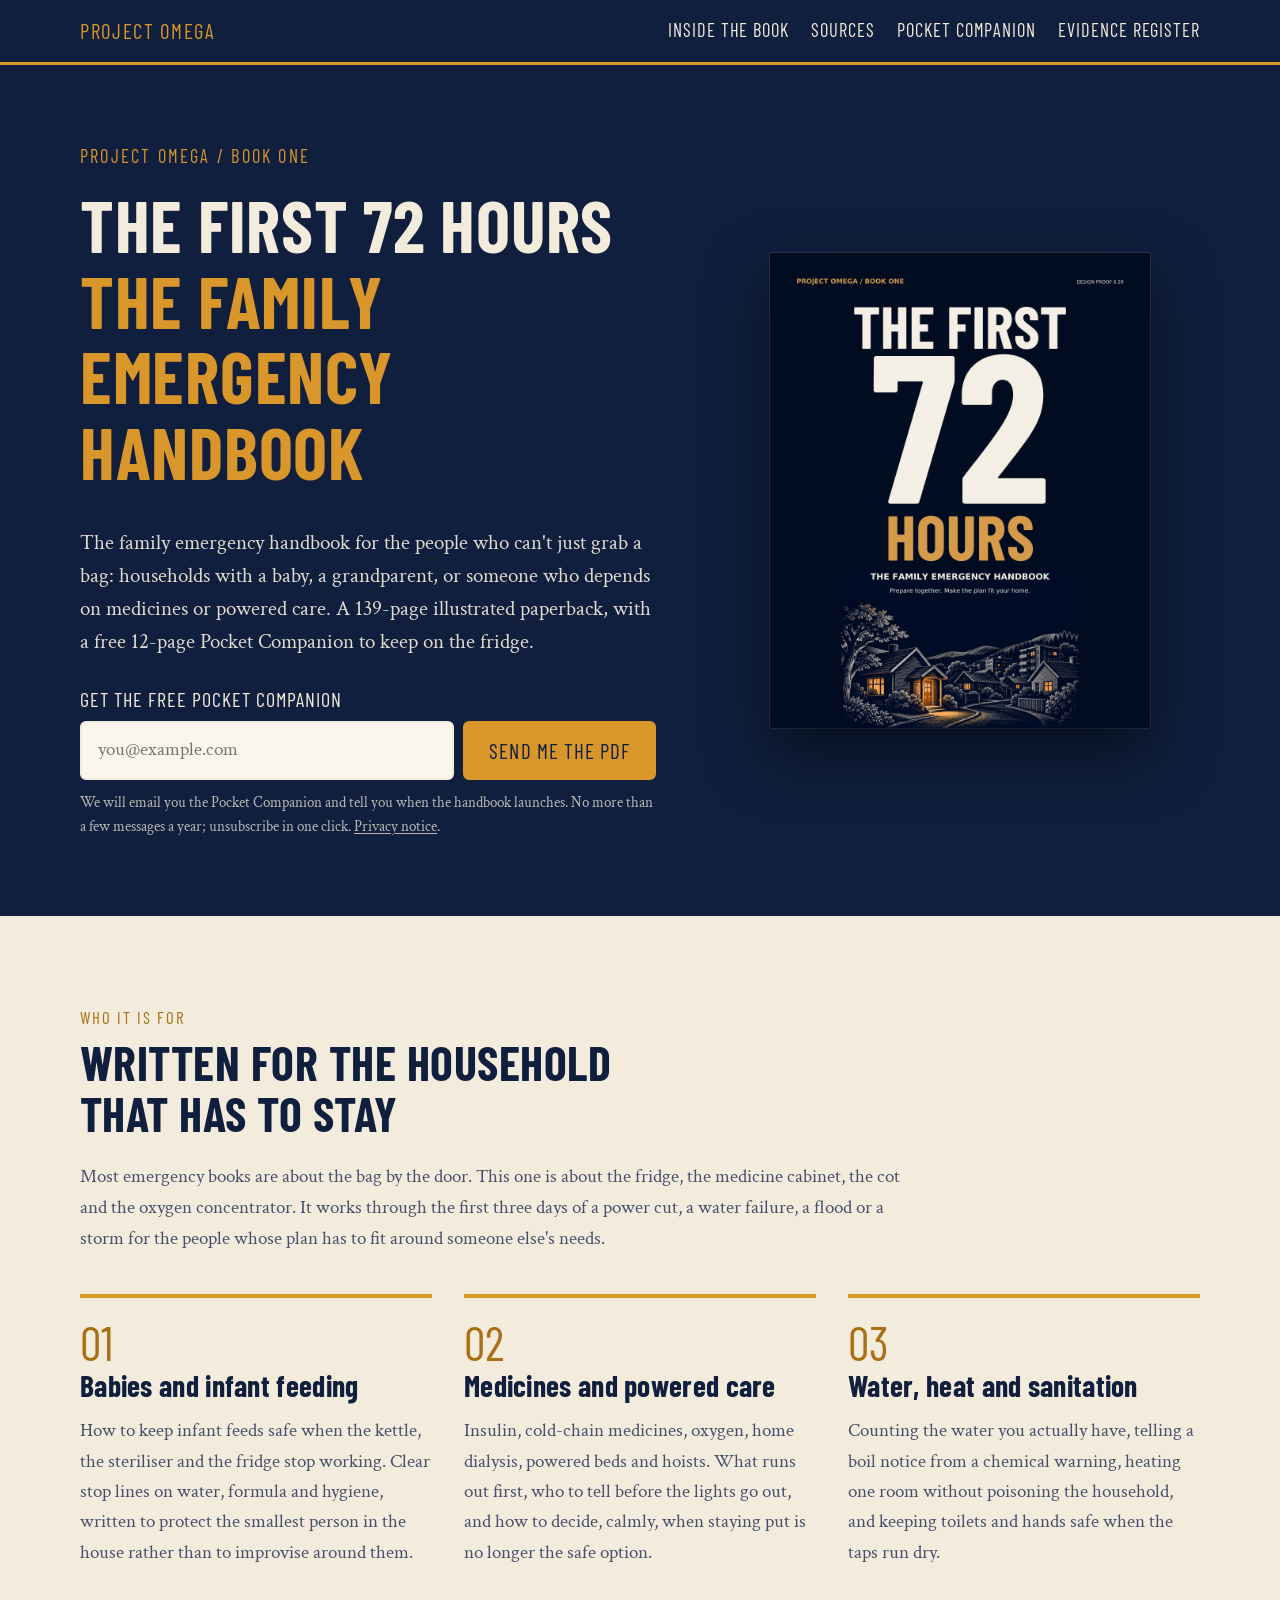
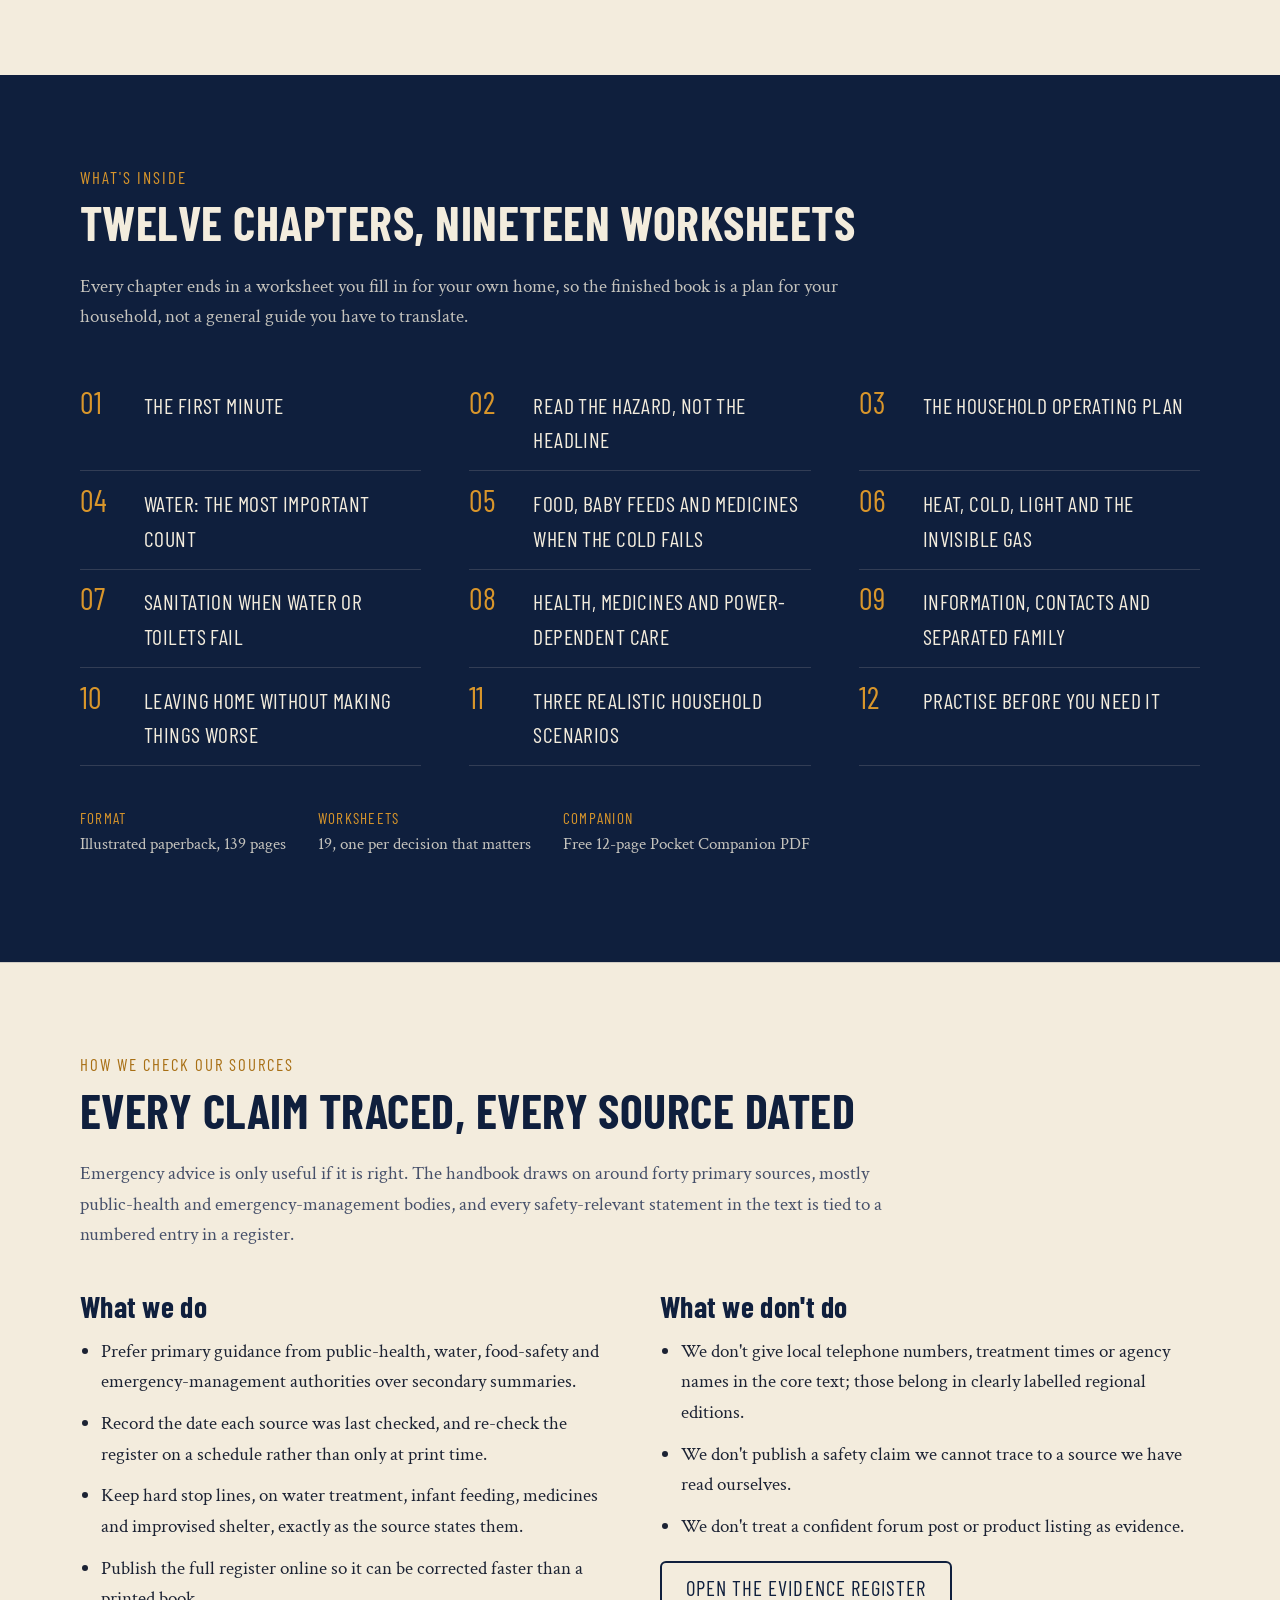
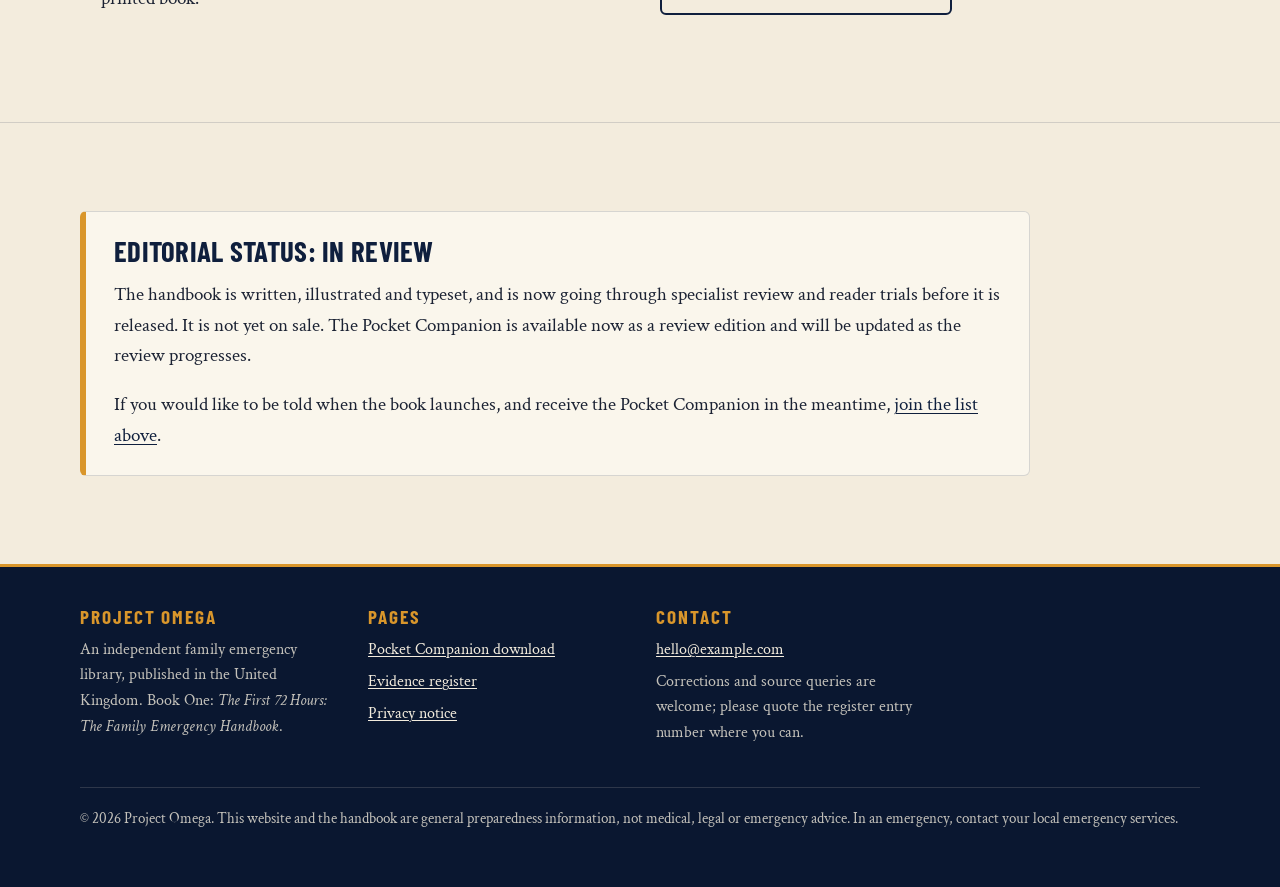
<file: index.html>
<!DOCTYPE html>
<html lang="en-GB">
<head>
  <meta charset="utf-8">
  <meta name="viewport" content="width=device-width, initial-scale=1">
  <title>The First 72 Hours: The Family Emergency Handbook | Project Omega</title>
  <meta name="description" content="The family emergency handbook for the people who can't just grab a bag: households with a baby, a grandparent, or someone who depends on medicines or powered care. Get the free 12-page Pocket Companion.">
  <meta name="theme-color" content="#0f1f3d">
  <meta property="og:title" content="The First 72 Hours: The Family Emergency Handbook">
  <meta property="og:description" content="The family emergency handbook for the people who can't just grab a bag. Free 12-page Pocket Companion.">
  <meta property="og:image" content="assets/cover.png">
  <meta property="og:type" content="book">
  <link rel="preconnect" href="https://fonts.googleapis.com">
  <link rel="preconnect" href="https://fonts.gstatic.com" crossorigin>
  <link rel="stylesheet" href="https://fonts.googleapis.com/css2?family=Barlow+Condensed:wght@700&family=Crimson+Text:ital,wght@0,400;0,600;1,400&display=swap">
  <link rel="stylesheet" href="styles.css">
</head>
<body>
  <a class="skip-link" href="#main">Skip to main content</a>

  <header class="site-header">
    <div class="wrap">
      <a class="brand" href="index.html">Project Omega</a>
      <nav class="site-nav" aria-label="Site">
        <ul>
          <li><a href="#inside">Inside the book</a></li>
          <li><a href="#sources">Sources</a></li>
          <li><a href="pocket.html">Pocket Companion</a></li>
          <li><a href="sources.html">Evidence register</a></li>
        </ul>
      </nav>
    </div>
  </header>

  <main id="main">
    <section class="hero" aria-labelledby="hero-title">
      <div class="wrap">
        <div class="hero-text">
          <p class="kicker">Project Omega / Book One</p>
          <h1 id="hero-title">The First 72 Hours<span class="accent">The Family Emergency Handbook</span></h1>
          <p class="lede">The family emergency handbook for the people who can't just grab a bag: households with a baby, a grandparent, or someone who depends on medicines or powered care. A 139-page illustrated paperback, with a free 12-page Pocket Companion to keep on the fridge.</p>

          <form id="signup-form" class="signup" action="https://buttondown.com/api/emails/embed-subscribe/OMEGA_LIST" method="post" aria-labelledby="signup-label">
            <label id="signup-label" for="signup-email">Get the free Pocket Companion</label>
            <div class="fields">
              <input type="email" id="signup-email" name="email" placeholder="you@example.com" autocomplete="email" inputmode="email" required aria-describedby="signup-fine">
              <input type="hidden" name="tag" value="pocket-companion">
              <input type="hidden" name="metadata__source" value="landing-page">
              <button type="submit" class="btn">Send me the PDF</button>
            </div>
            <p id="signup-fine" class="fine">We will email you the Pocket Companion and tell you when the handbook launches. No more than a few messages a year; unsubscribe in one click. <a href="privacy.html">Privacy notice</a>.</p>
          </form>
        </div>
        <figure class="hero-cover">
          <img src="assets/cover.png" width="960" height="1200" alt="Front cover of The First 72 Hours: a navy background with the title in large cream and amber condensed capitals above an engraved illustration of a neighbourhood at night with lit windows." fetchpriority="high">
        </figure>
      </div>
    </section>

    <section class="section" aria-labelledby="who-title">
      <div class="wrap">
        <div class="section-head">
          <p class="kicker">Who it is for</p>
          <h2 id="who-title">Written for the household that has to stay</h2>
          <p>Most emergency books are about the bag by the door. This one is about the fridge, the medicine cabinet, the cot and the oxygen concentrator. It works through the first three days of a power cut, a water failure, a flood or a storm for the people whose plan has to fit around someone else's needs.</p>
        </div>
        <div class="benefits">
          <article class="benefit">
            <p class="num" aria-hidden="true">01</p>
            <h3>Babies and infant feeding</h3>
            <p>How to keep infant feeds safe when the kettle, the steriliser and the fridge stop working. Clear stop lines on water, formula and hygiene, written to protect the smallest person in the house rather than to improvise around them.</p>
          </article>
          <article class="benefit">
            <p class="num" aria-hidden="true">02</p>
            <h3>Medicines and powered care</h3>
            <p>Insulin, cold-chain medicines, oxygen, home dialysis, powered beds and hoists. What runs out first, who to tell before the lights go out, and how to decide, calmly, when staying put is no longer the safe option.</p>
          </article>
          <article class="benefit">
            <p class="num" aria-hidden="true">03</p>
            <h3>Water, heat and sanitation</h3>
            <p>Counting the water you actually have, telling a boil notice from a chemical warning, heating one room without poisoning the household, and keeping toilets and hands safe when the taps run dry.</p>
          </article>
        </div>
      </div>
    </section>

    <section id="inside" class="section section-dark" aria-labelledby="inside-title">
      <div class="wrap">
        <div class="section-head">
          <p class="kicker">What's inside</p>
          <h2 id="inside-title">Twelve chapters, nineteen worksheets</h2>
          <p>Every chapter ends in a worksheet you fill in for your own home, so the finished book is a plan for your household, not a general guide you have to translate.</p>
        </div>
        <ol class="chapters">
          <li><span class="num" aria-hidden="true">01</span><span class="title">The First Minute</span></li>
          <li><span class="num" aria-hidden="true">02</span><span class="title">Read the Hazard, Not the Headline</span></li>
          <li><span class="num" aria-hidden="true">03</span><span class="title">The Household Operating Plan</span></li>
          <li><span class="num" aria-hidden="true">04</span><span class="title">Water: The Most Important Count</span></li>
          <li><span class="num" aria-hidden="true">05</span><span class="title">Food, Baby Feeds and Medicines When the Cold Fails</span></li>
          <li><span class="num" aria-hidden="true">06</span><span class="title">Heat, Cold, Light and the Invisible Gas</span></li>
          <li><span class="num" aria-hidden="true">07</span><span class="title">Sanitation When Water or Toilets Fail</span></li>
          <li><span class="num" aria-hidden="true">08</span><span class="title">Health, Medicines and Power-Dependent Care</span></li>
          <li><span class="num" aria-hidden="true">09</span><span class="title">Information, Contacts and Separated Family</span></li>
          <li><span class="num" aria-hidden="true">10</span><span class="title">Leaving Home Without Making Things Worse</span></li>
          <li><span class="num" aria-hidden="true">11</span><span class="title">Three Realistic Household Scenarios</span></li>
          <li><span class="num" aria-hidden="true">12</span><span class="title">Practise Before You Need It</span></li>
        </ol>
        <dl class="book-facts">
          <div><dt>Format</dt><dd>Illustrated paperback, 139 pages</dd></div>
          <div><dt>Worksheets</dt><dd>19, one per decision that matters</dd></div>
          <div><dt>Companion</dt><dd>Free 12-page Pocket Companion PDF</dd></div>
        </dl>
      </div>
    </section>

    <section id="sources" class="section" aria-labelledby="sources-title">
      <div class="wrap">
        <div class="section-head">
          <p class="kicker">How we check our sources</p>
          <h2 id="sources-title">Every claim traced, every source dated</h2>
          <p>Emergency advice is only useful if it is right. The handbook draws on around forty primary sources, mostly public-health and emergency-management bodies, and every safety-relevant statement in the text is tied to a numbered entry in a register.</p>
        </div>
        <div class="cols">
          <div>
            <h3>What we do</h3>
            <ul class="check-list">
              <li>Prefer primary guidance from public-health, water, food-safety and emergency-management authorities over secondary summaries.</li>
              <li>Record the date each source was last checked, and re-check the register on a schedule rather than only at print time.</li>
              <li>Keep hard stop lines, on water treatment, infant feeding, medicines and improvised shelter, exactly as the source states them.</li>
              <li>Publish the full register online so it can be corrected faster than a printed book.</li>
            </ul>
          </div>
          <div>
            <h3>What we don't do</h3>
            <ul class="check-list">
              <li>We don't give local telephone numbers, treatment times or agency names in the core text; those belong in clearly labelled regional editions.</li>
              <li>We don't publish a safety claim we cannot trace to a source we have read ourselves.</li>
              <li>We don't treat a confident forum post or product listing as evidence.</li>
            </ul>
            <p><a class="btn btn-outline" href="sources.html">Open the evidence register</a></p>
          </div>
        </div>
      </div>
    </section>

    <section class="section" aria-labelledby="status-title">
      <div class="wrap">
        <aside class="notice">
          <h2 id="status-title">Editorial status: in review</h2>
          <p>The handbook is written, illustrated and typeset, and is now going through specialist review and reader trials before it is released. It is not yet on sale. The Pocket Companion is available now as a review edition and will be updated as the review progresses.</p>
          <p>If you would like to be told when the book launches, and receive the Pocket Companion in the meantime, <a href="#signup-email">join the list above</a>.</p>
        </aside>
      </div>
    </section>
  </main>

  <footer class="site-footer">
    <div class="wrap">
      <div>
        <h2>Project Omega</h2>
        <p>An independent family emergency library, published in the United Kingdom. Book One: <em>The First 72 Hours: The Family Emergency Handbook</em>.</p>
      </div>
      <div>
        <h2>Pages</h2>
        <ul>
          <li><a href="pocket.html">Pocket Companion download</a></li>
          <li><a href="sources.html">Evidence register</a></li>
          <li><a href="privacy.html">Privacy notice</a></li>
        </ul>
      </div>
      <div>
        <h2>Contact</h2>
        <ul>
          <li><a href="mailto:hello@example.com">hello@example.com</a></li>
          <li>Corrections and source queries are welcome; please quote the register entry number where you can.</li>
        </ul>
      </div>
      <p class="legal">&copy; 2026 Project Omega. This website and the handbook are general preparedness information, not medical, legal or emergency advice. In an emergency, contact your local emergency services.</p>
    </div>
  </footer>

  <script src="config.js"></script>
</body>
</html>
</file>
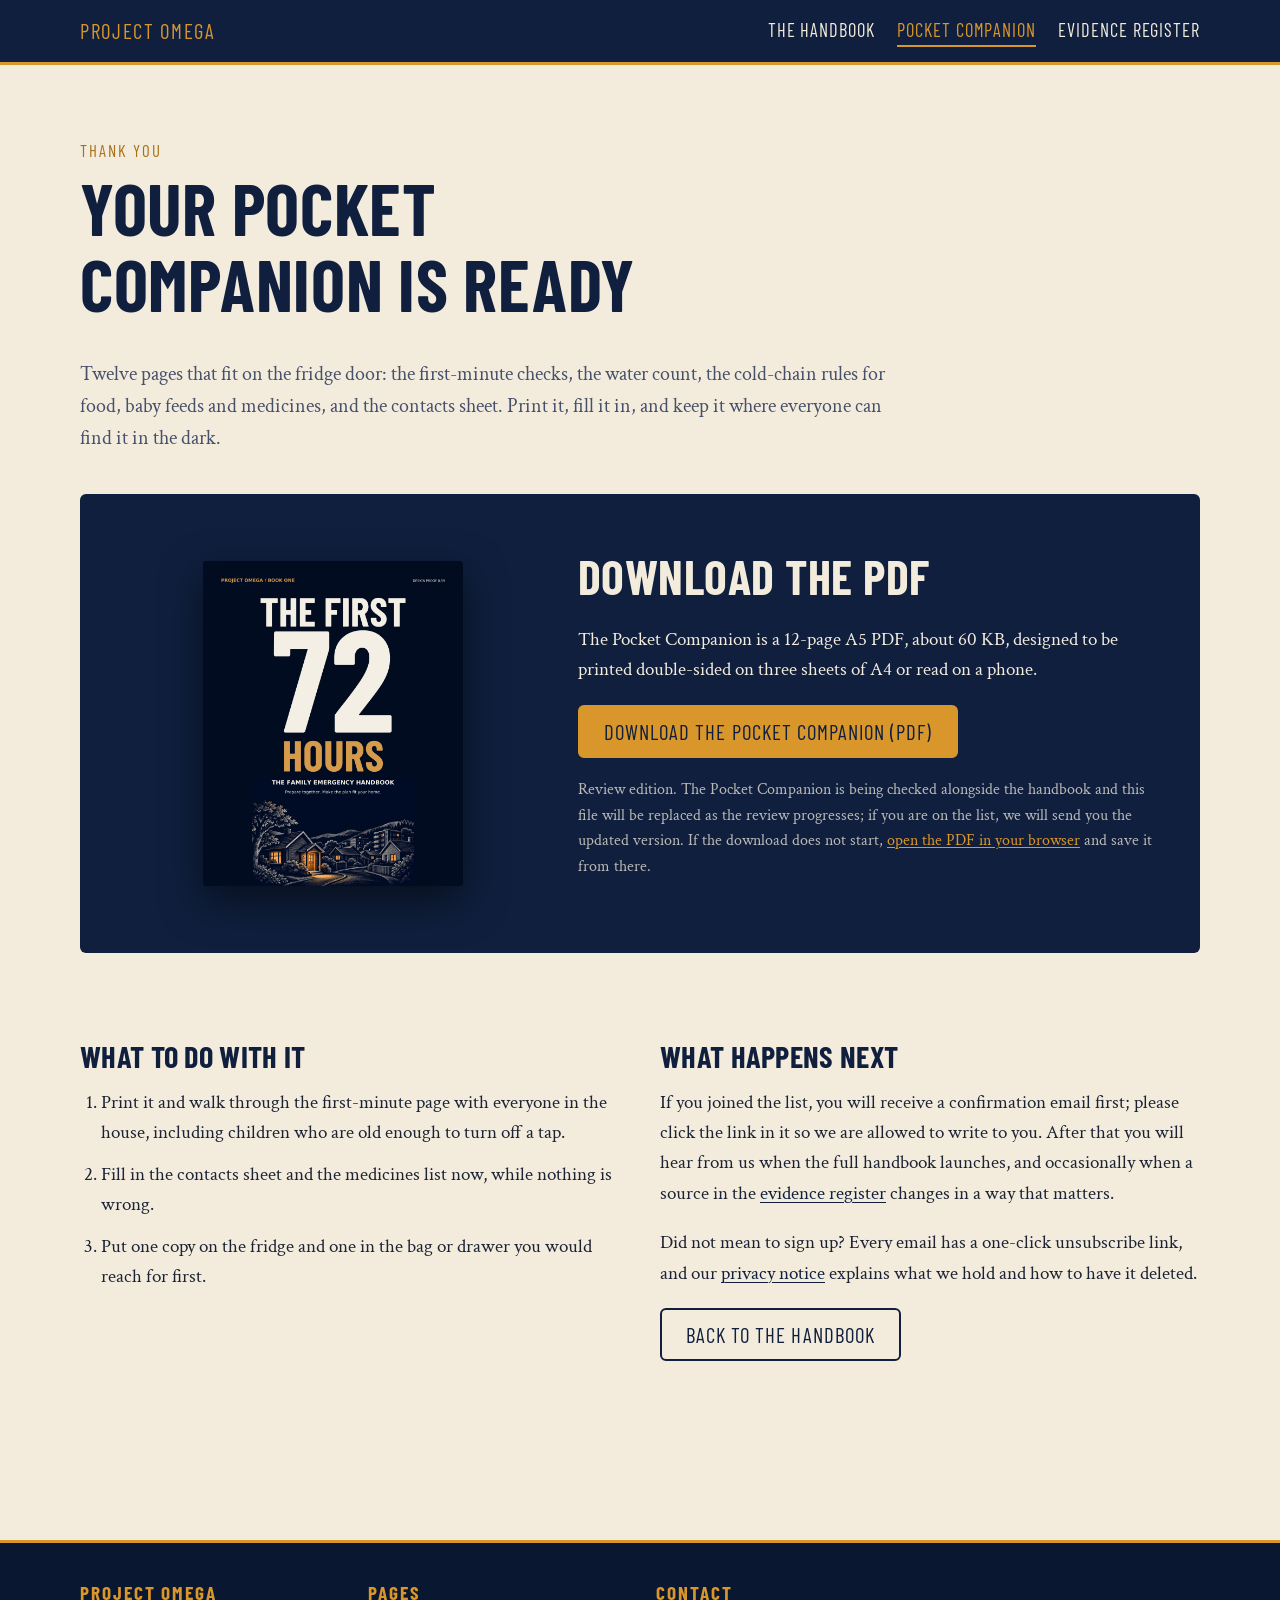
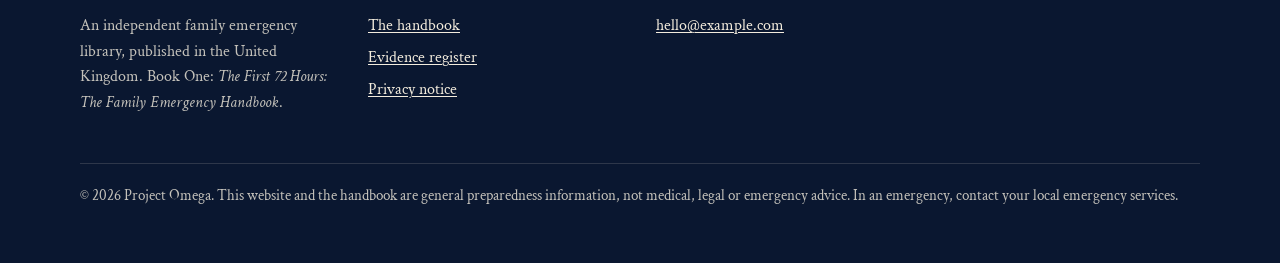
<file: pocket.html>
<!DOCTYPE html>
<html lang="en-GB">
<head>
  <meta charset="utf-8">
  <meta name="viewport" content="width=device-width, initial-scale=1">
  <title>Your Pocket Companion | The First 72 Hours | Project Omega</title>
  <meta name="description" content="Download the free 12-page Pocket Companion to The First 72 Hours: The Family Emergency Handbook.">
  <meta name="robots" content="noindex">
  <meta name="theme-color" content="#0f1f3d">
  <link rel="preconnect" href="https://fonts.googleapis.com">
  <link rel="preconnect" href="https://fonts.gstatic.com" crossorigin>
  <link rel="stylesheet" href="https://fonts.googleapis.com/css2?family=Barlow+Condensed:wght@700&family=Crimson+Text:ital,wght@0,400;0,600;1,400&display=swap">
  <link rel="stylesheet" href="styles.css">
</head>
<body>
  <a class="skip-link" href="#main">Skip to main content</a>

  <header class="site-header">
    <div class="wrap">
      <a class="brand" href="index.html">Project Omega</a>
      <nav class="site-nav" aria-label="Site">
        <ul>
          <li><a href="index.html">The handbook</a></li>
          <li><a href="pocket.html" aria-current="page">Pocket Companion</a></li>
          <li><a href="sources.html">Evidence register</a></li>
        </ul>
      </nav>
    </div>
  </header>

  <main id="main" class="page">
    <div class="wrap">
      <div class="page-head">
        <p class="kicker">Thank you</p>
        <h1>Your Pocket Companion is ready</h1>
        <p class="lede">Twelve pages that fit on the fridge door: the first-minute checks, the water count, the cold-chain rules for food, baby feeds and medicines, and the contacts sheet. Print it, fill it in, and keep it where everyone can find it in the dark.</p>
      </div>

      <section class="download-card" aria-labelledby="download-title">
        <figure class="cover-thumb">
          <img src="assets/cover.png" width="960" height="1200" alt="Front cover of The First 72 Hours, the handbook the Pocket Companion accompanies.">
        </figure>
        <div>
          <h2 id="download-title">Download the PDF</h2>
          <p>The Pocket Companion is a 12-page A5 PDF, about 60 KB, designed to be printed double-sided on three sheets of A4 or read on a phone.</p>
          <p><a class="btn" href="downloads/Omega-Pocket-Companion.pdf" download>Download the Pocket Companion (PDF)</a></p>
          <p class="meta">Review edition. The Pocket Companion is being checked alongside the handbook and this file will be replaced as the review progresses; if you are on the list, we will send you the updated version. If the download does not start, <a href="downloads/Omega-Pocket-Companion.pdf">open the PDF in your browser</a> and save it from there.</p>
        </div>
      </section>

      <section class="section" aria-labelledby="next-title">
        <div class="cols">
          <div>
            <h2 id="next-title" class="h-small">What to do with it</h2>
            <ol class="check-list">
              <li>Print it and walk through the first-minute page with everyone in the house, including children who are old enough to turn off a tap.</li>
              <li>Fill in the contacts sheet and the medicines list now, while nothing is wrong.</li>
              <li>Put one copy on the fridge and one in the bag or drawer you would reach for first.</li>
            </ol>
          </div>
          <div>
            <h2 class="h-small">What happens next</h2>
            <p>If you joined the list, you will receive a confirmation email first; please click the link in it so we are allowed to write to you. After that you will hear from us when the full handbook launches, and occasionally when a source in the <a href="sources.html">evidence register</a> changes in a way that matters.</p>
            <p>Did not mean to sign up? Every email has a one-click unsubscribe link, and our <a href="privacy.html">privacy notice</a> explains what we hold and how to have it deleted.</p>
            <p><a class="btn btn-outline" href="index.html">Back to the handbook</a></p>
          </div>
        </div>
      </section>
    </div>
  </main>

  <footer class="site-footer">
    <div class="wrap">
      <div>
        <h2>Project Omega</h2>
        <p>An independent family emergency library, published in the United Kingdom. Book One: <em>The First 72 Hours: The Family Emergency Handbook</em>.</p>
      </div>
      <div>
        <h2>Pages</h2>
        <ul>
          <li><a href="index.html">The handbook</a></li>
          <li><a href="sources.html">Evidence register</a></li>
          <li><a href="privacy.html">Privacy notice</a></li>
        </ul>
      </div>
      <div>
        <h2>Contact</h2>
        <ul>
          <li><a href="mailto:hello@example.com">hello@example.com</a></li>
        </ul>
      </div>
      <p class="legal">&copy; 2026 Project Omega. This website and the handbook are general preparedness information, not medical, legal or emergency advice. In an emergency, contact your local emergency services.</p>
    </div>
  </footer>
</body>
</html>
</file>
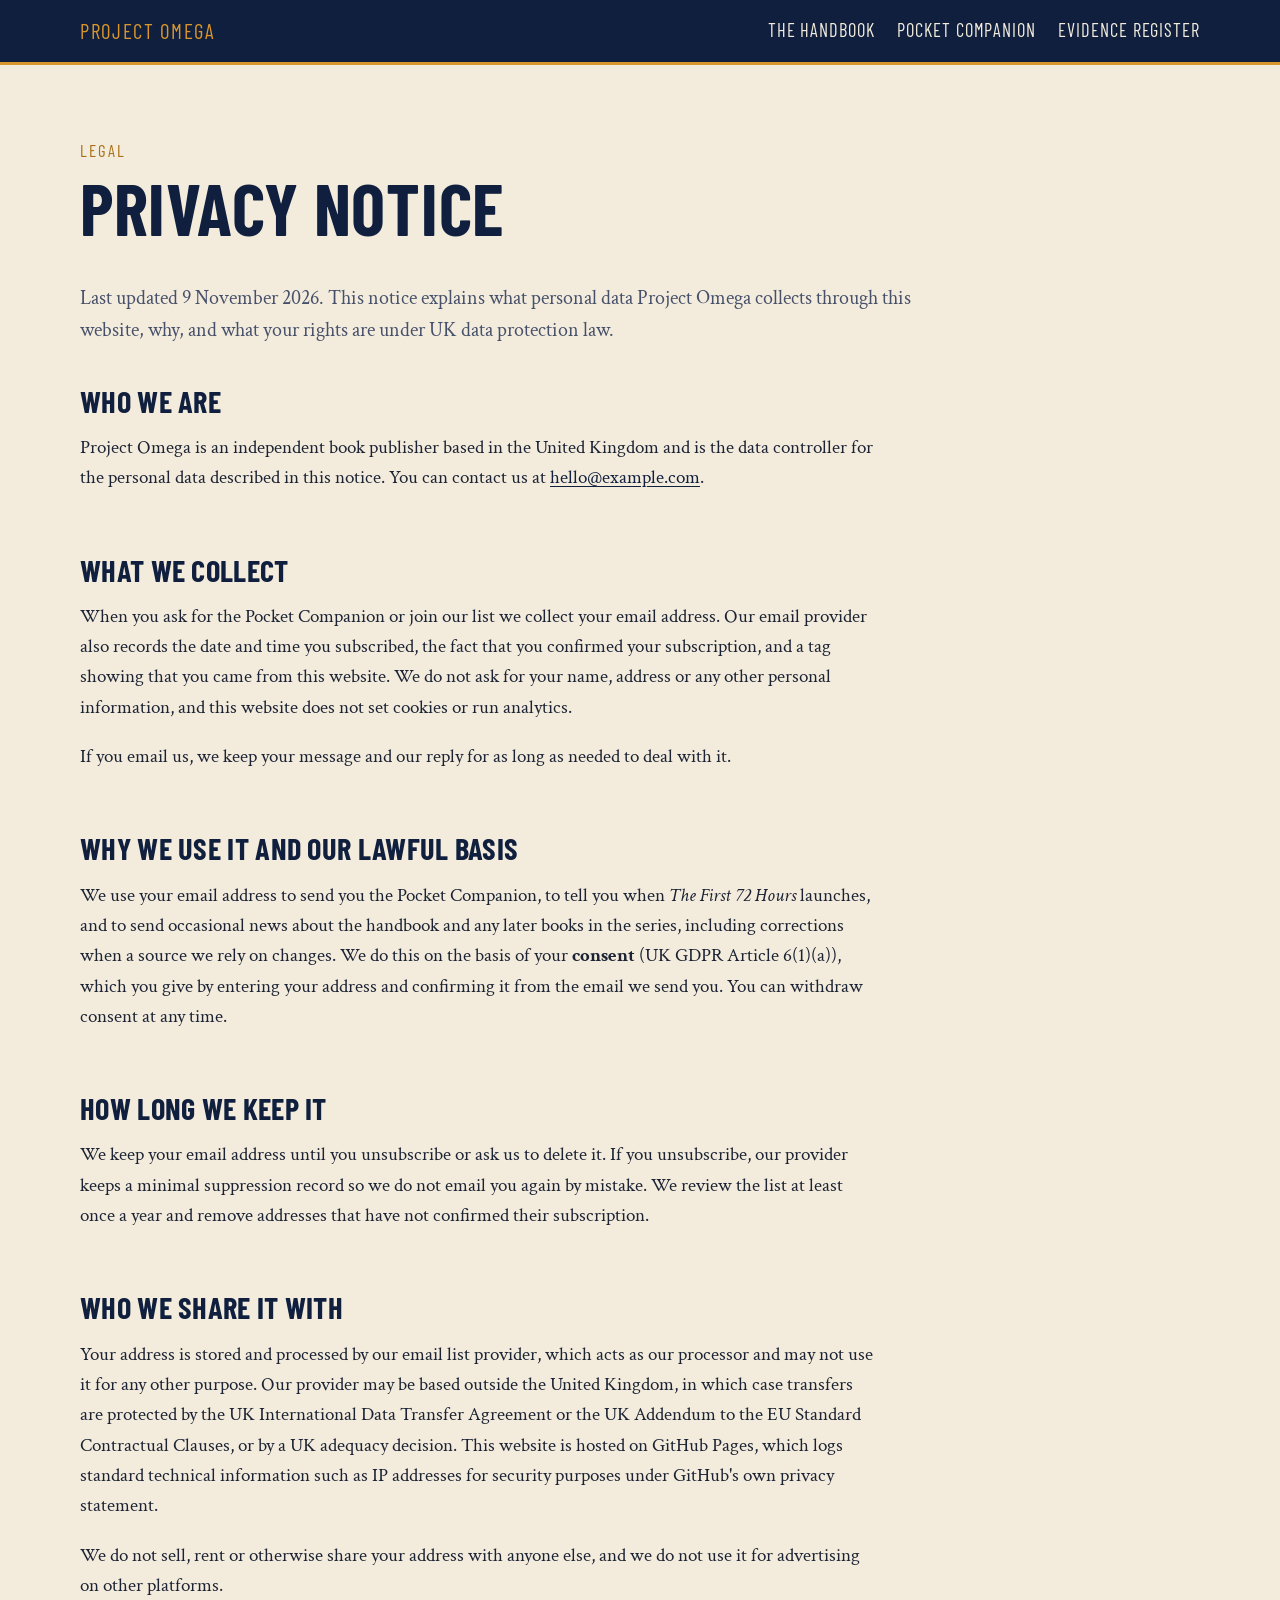
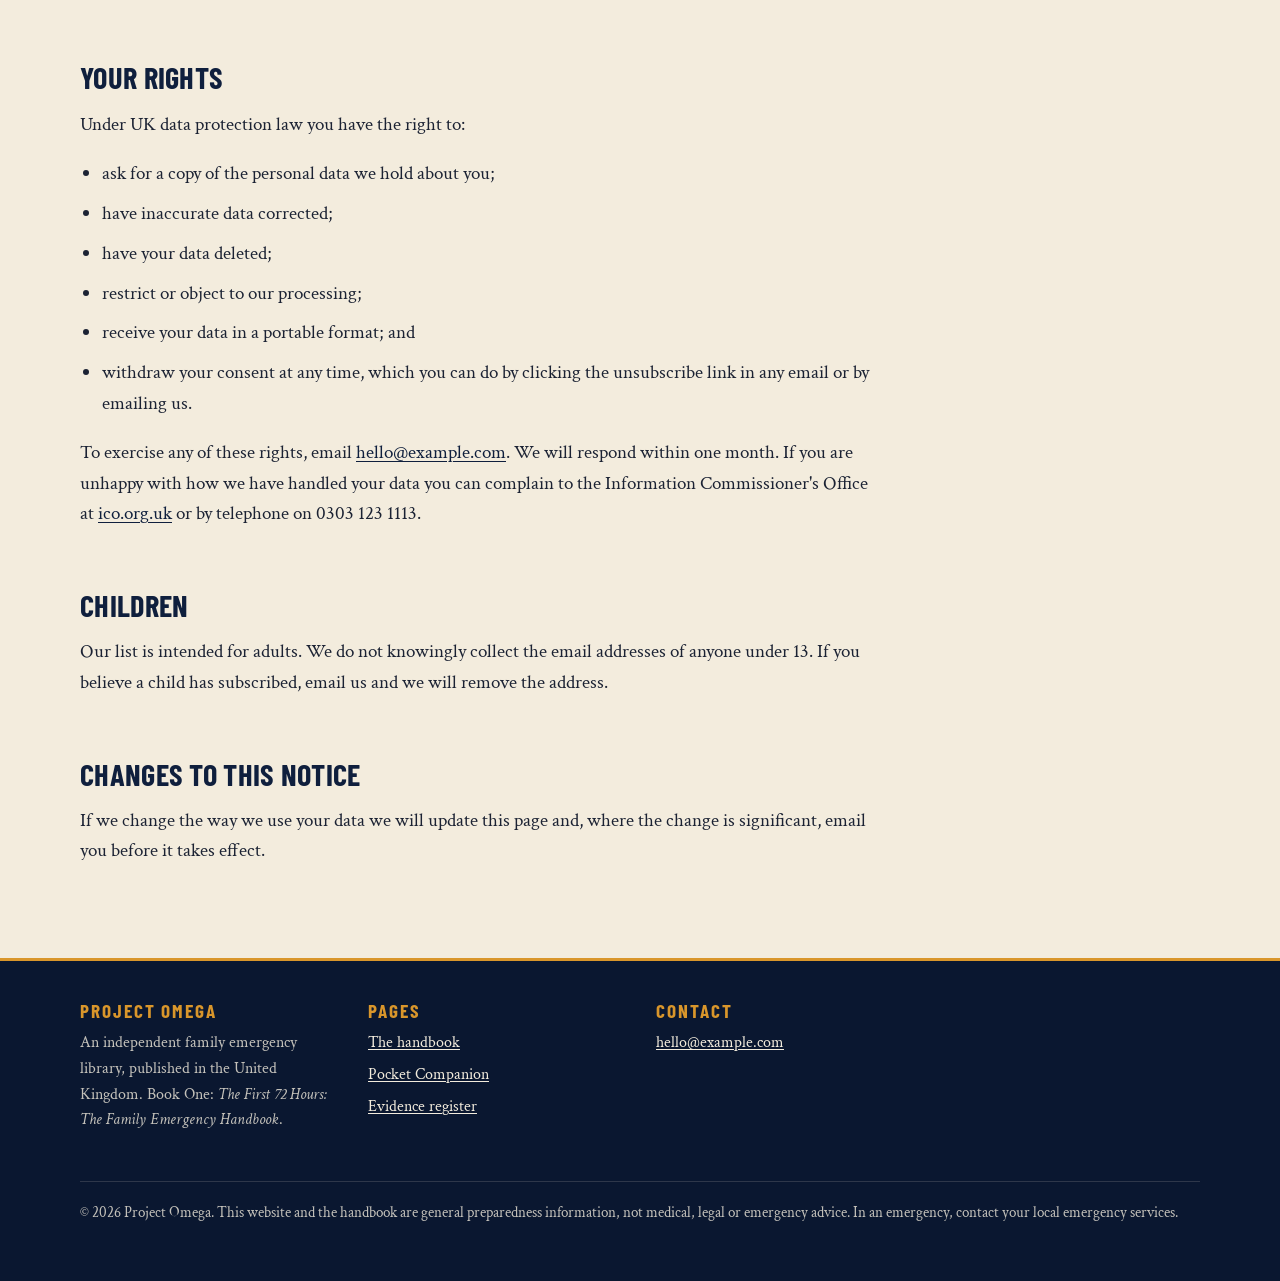
<file: privacy.html>
<!DOCTYPE html>
<html lang="en-GB">
<head>
  <meta charset="utf-8">
  <meta name="viewport" content="width=device-width, initial-scale=1">
  <title>Privacy notice | Project Omega</title>
  <meta name="description" content="How Project Omega handles the email addresses of people who join the list for The First 72 Hours and the Pocket Companion.">
  <meta name="theme-color" content="#0f1f3d">
  <link rel="preconnect" href="https://fonts.googleapis.com">
  <link rel="preconnect" href="https://fonts.gstatic.com" crossorigin>
  <link rel="stylesheet" href="https://fonts.googleapis.com/css2?family=Barlow+Condensed:wght@700&family=Crimson+Text:ital,wght@0,400;0,600;1,400&display=swap">
  <link rel="stylesheet" href="styles.css">
</head>
<body>
  <a class="skip-link" href="#main">Skip to main content</a>

  <header class="site-header">
    <div class="wrap">
      <a class="brand" href="index.html">Project Omega</a>
      <nav class="site-nav" aria-label="Site">
        <ul>
          <li><a href="index.html">The handbook</a></li>
          <li><a href="pocket.html">Pocket Companion</a></li>
          <li><a href="sources.html">Evidence register</a></li>
        </ul>
      </nav>
    </div>
  </header>

  <main id="main" class="page">
    <div class="wrap">
      <div class="page-head">
        <p class="kicker">Legal</p>
        <h1>Privacy notice</h1>
        <p class="lede">Last updated 9 November 2026. This notice explains what personal data Project Omega collects through this website, why, and what your rights are under UK data protection law.</p>
      </div>

      <div class="prose">
        <h2>Who we are</h2>
        <p>Project Omega is an independent book publisher based in the United Kingdom and is the data controller for the personal data described in this notice. You can contact us at <a href="mailto:hello@example.com">hello@example.com</a>.</p>

        <h2>What we collect</h2>
        <p>When you ask for the Pocket Companion or join our list we collect your email address. Our email provider also records the date and time you subscribed, the fact that you confirmed your subscription, and a tag showing that you came from this website. We do not ask for your name, address or any other personal information, and this website does not set cookies or run analytics.</p>
        <p>If you email us, we keep your message and our reply for as long as needed to deal with it.</p>

        <h2>Why we use it and our lawful basis</h2>
        <p>We use your email address to send you the Pocket Companion, to tell you when <em>The First 72 Hours</em> launches, and to send occasional news about the handbook and any later books in the series, including corrections when a source we rely on changes. We do this on the basis of your <strong>consent</strong> (UK GDPR Article 6(1)(a)), which you give by entering your address and confirming it from the email we send you. You can withdraw consent at any time.</p>

        <h2>How long we keep it</h2>
        <p>We keep your email address until you unsubscribe or ask us to delete it. If you unsubscribe, our provider keeps a minimal suppression record so we do not email you again by mistake. We review the list at least once a year and remove addresses that have not confirmed their subscription.</p>

        <h2>Who we share it with</h2>
        <p>Your address is stored and processed by our email list provider, which acts as our processor and may not use it for any other purpose. Our provider may be based outside the United Kingdom, in which case transfers are protected by the UK International Data Transfer Agreement or the UK Addendum to the EU Standard Contractual Clauses, or by a UK adequacy decision. This website is hosted on GitHub Pages, which logs standard technical information such as IP addresses for security purposes under GitHub's own privacy statement.</p>
        <p>We do not sell, rent or otherwise share your address with anyone else, and we do not use it for advertising on other platforms.</p>

        <h2>Your rights</h2>
        <p>Under UK data protection law you have the right to:</p>
        <ul>
          <li>ask for a copy of the personal data we hold about you;</li>
          <li>have inaccurate data corrected;</li>
          <li>have your data deleted;</li>
          <li>restrict or object to our processing;</li>
          <li>receive your data in a portable format; and</li>
          <li>withdraw your consent at any time, which you can do by clicking the unsubscribe link in any email or by emailing us.</li>
        </ul>
        <p>To exercise any of these rights, email <a href="mailto:hello@example.com">hello@example.com</a>. We will respond within one month. If you are unhappy with how we have handled your data you can complain to the Information Commissioner's Office at <a href="https://ico.org.uk/make-a-complaint/" rel="noopener">ico.org.uk</a> or by telephone on 0303 123 1113.</p>

        <h2>Children</h2>
        <p>Our list is intended for adults. We do not knowingly collect the email addresses of anyone under 13. If you believe a child has subscribed, email us and we will remove the address.</p>

        <h2>Changes to this notice</h2>
        <p>If we change the way we use your data we will update this page and, where the change is significant, email you before it takes effect.</p>
      </div>
    </div>
  </main>

  <footer class="site-footer">
    <div class="wrap">
      <div>
        <h2>Project Omega</h2>
        <p>An independent family emergency library, published in the United Kingdom. Book One: <em>The First 72 Hours: The Family Emergency Handbook</em>.</p>
      </div>
      <div>
        <h2>Pages</h2>
        <ul>
          <li><a href="index.html">The handbook</a></li>
          <li><a href="pocket.html">Pocket Companion</a></li>
          <li><a href="sources.html">Evidence register</a></li>
        </ul>
      </div>
      <div>
        <h2>Contact</h2>
        <ul>
          <li><a href="mailto:hello@example.com">hello@example.com</a></li>
        </ul>
      </div>
      <p class="legal">&copy; 2026 Project Omega. This website and the handbook are general preparedness information, not medical, legal or emergency advice. In an emergency, contact your local emergency services.</p>
    </div>
  </footer>
</body>
</html>
</file>
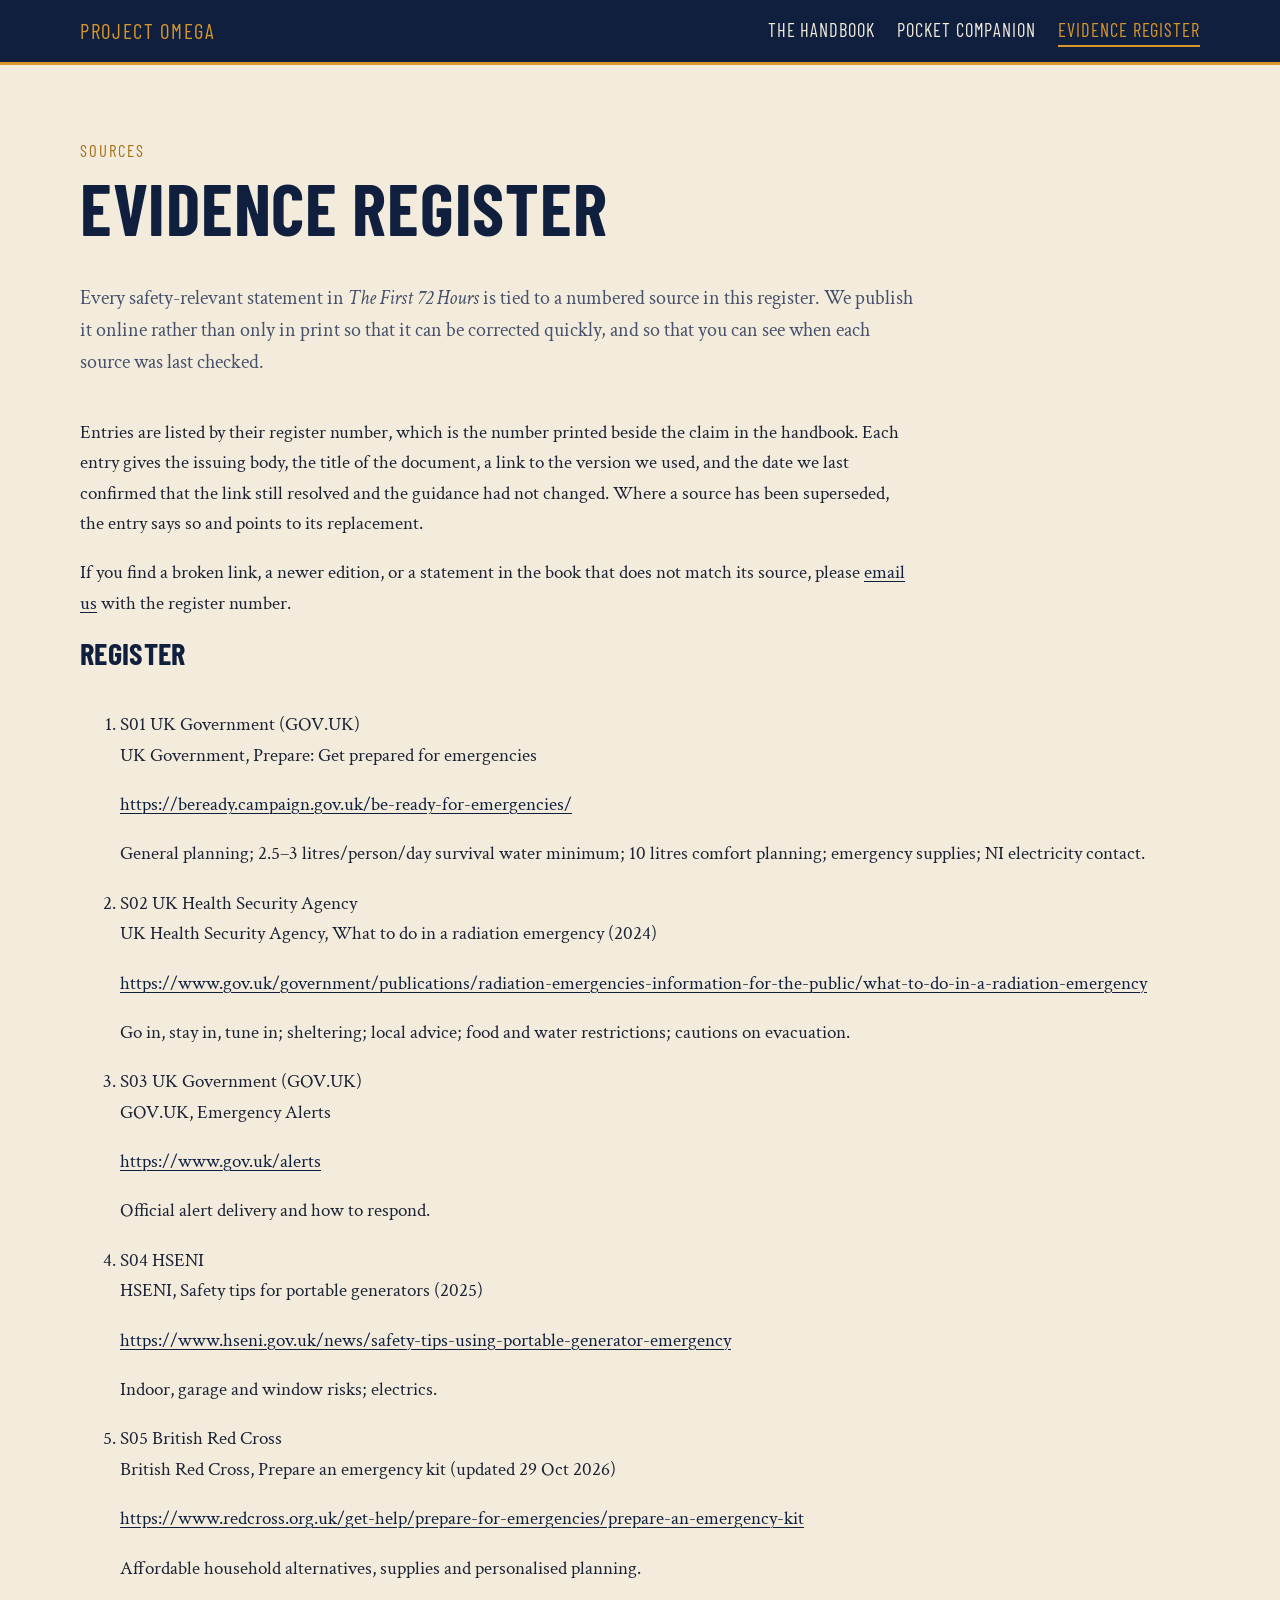
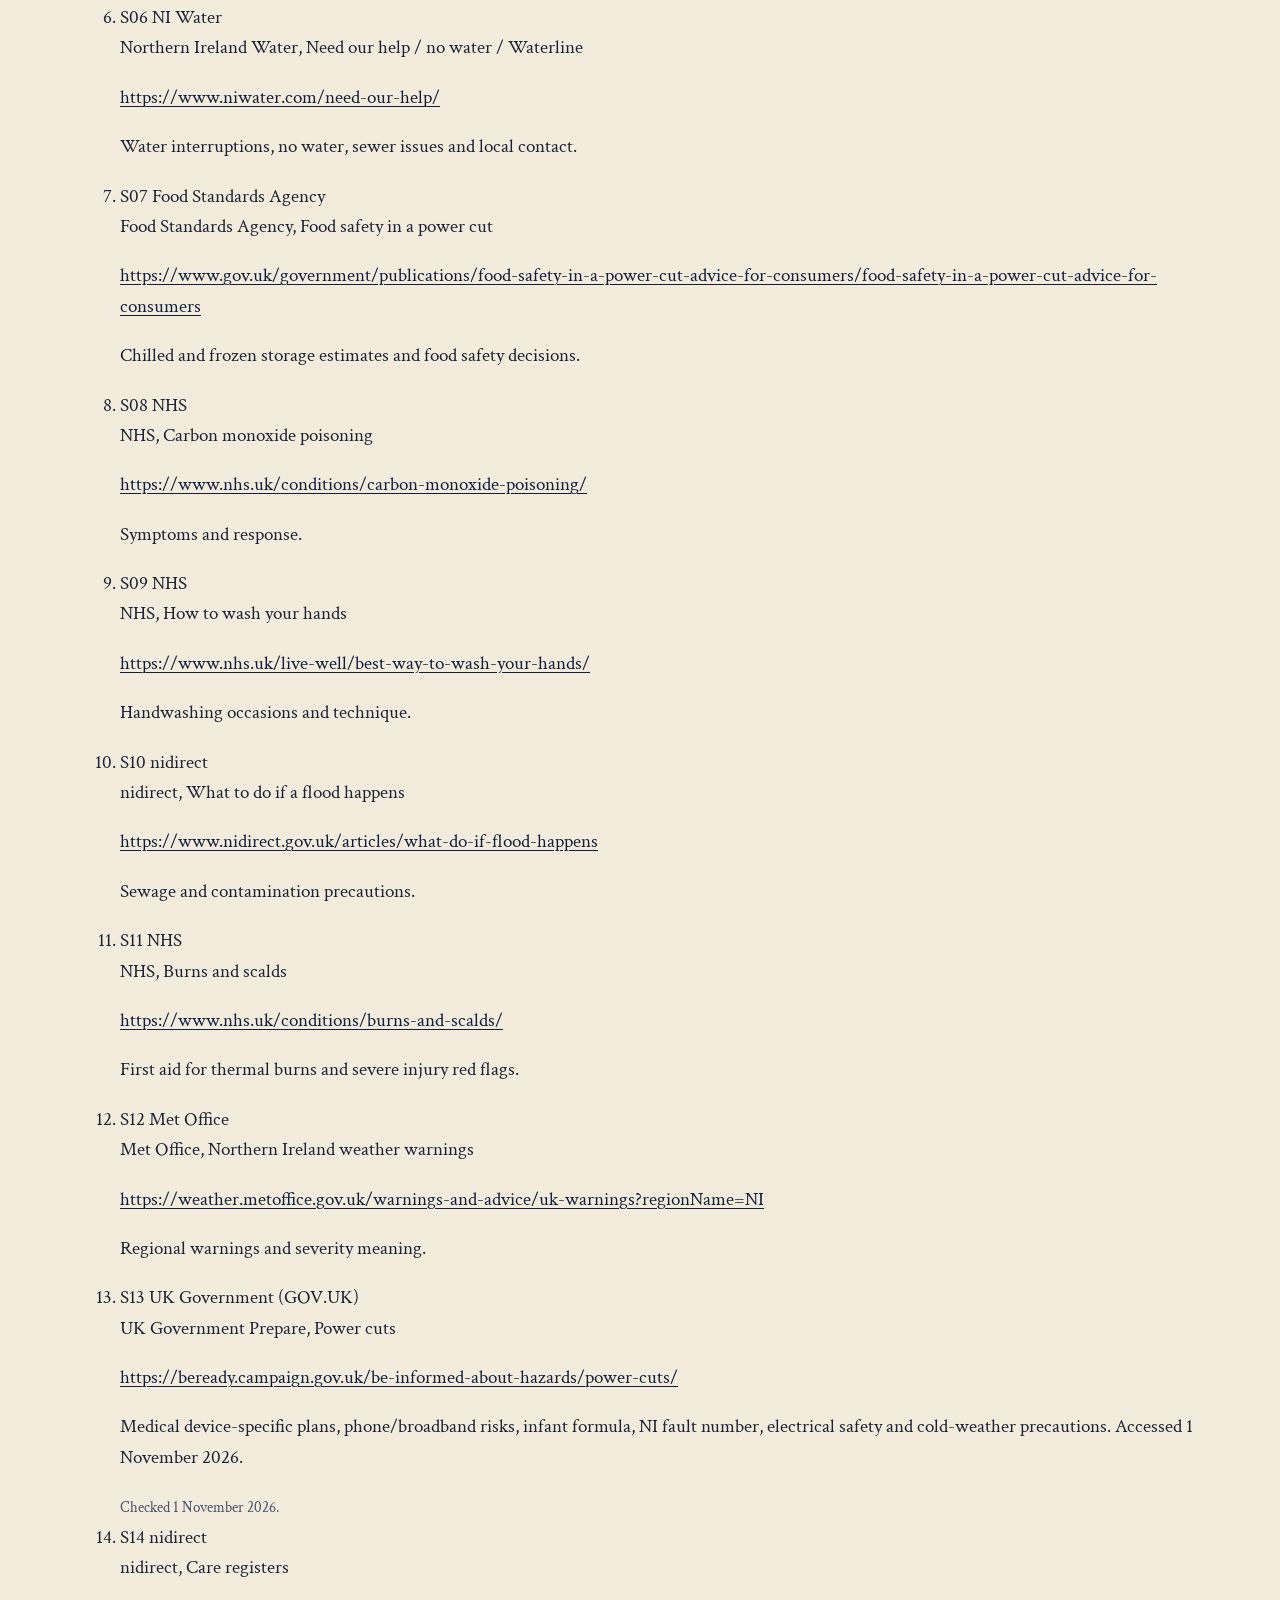
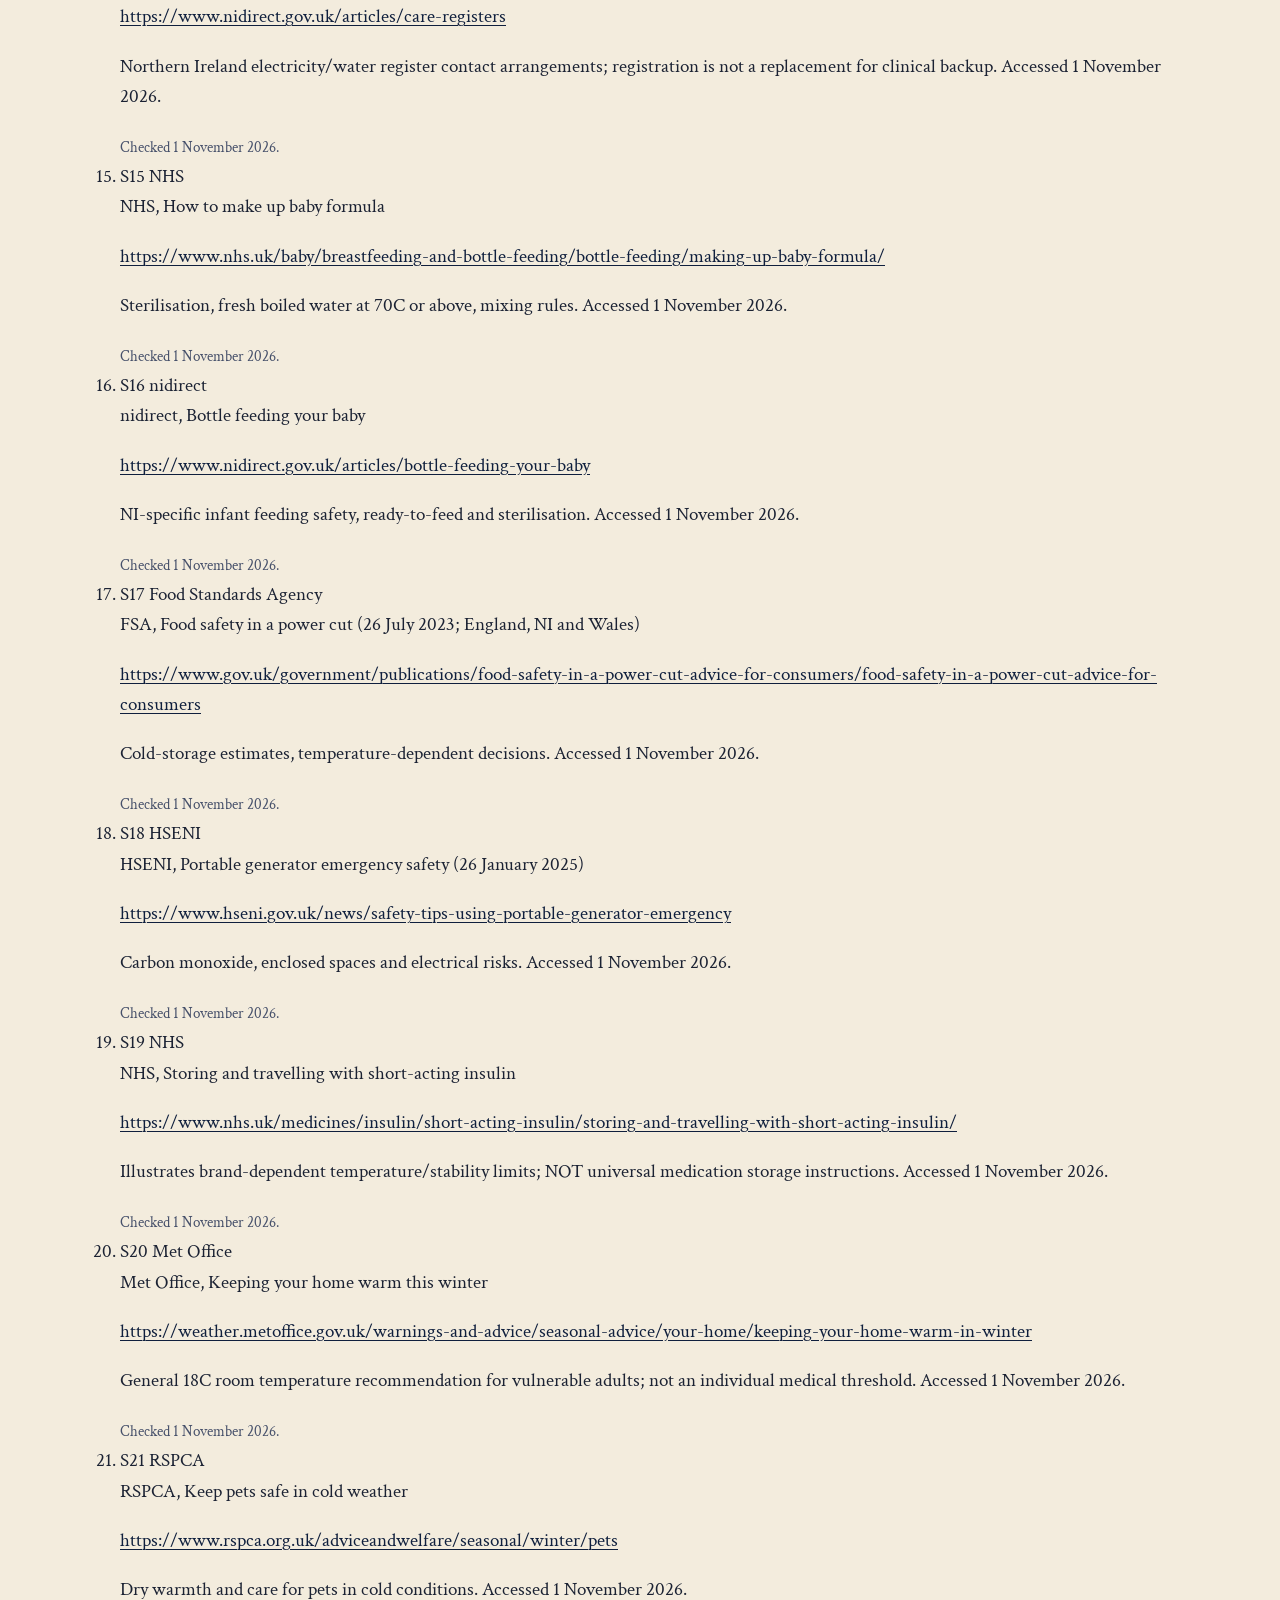
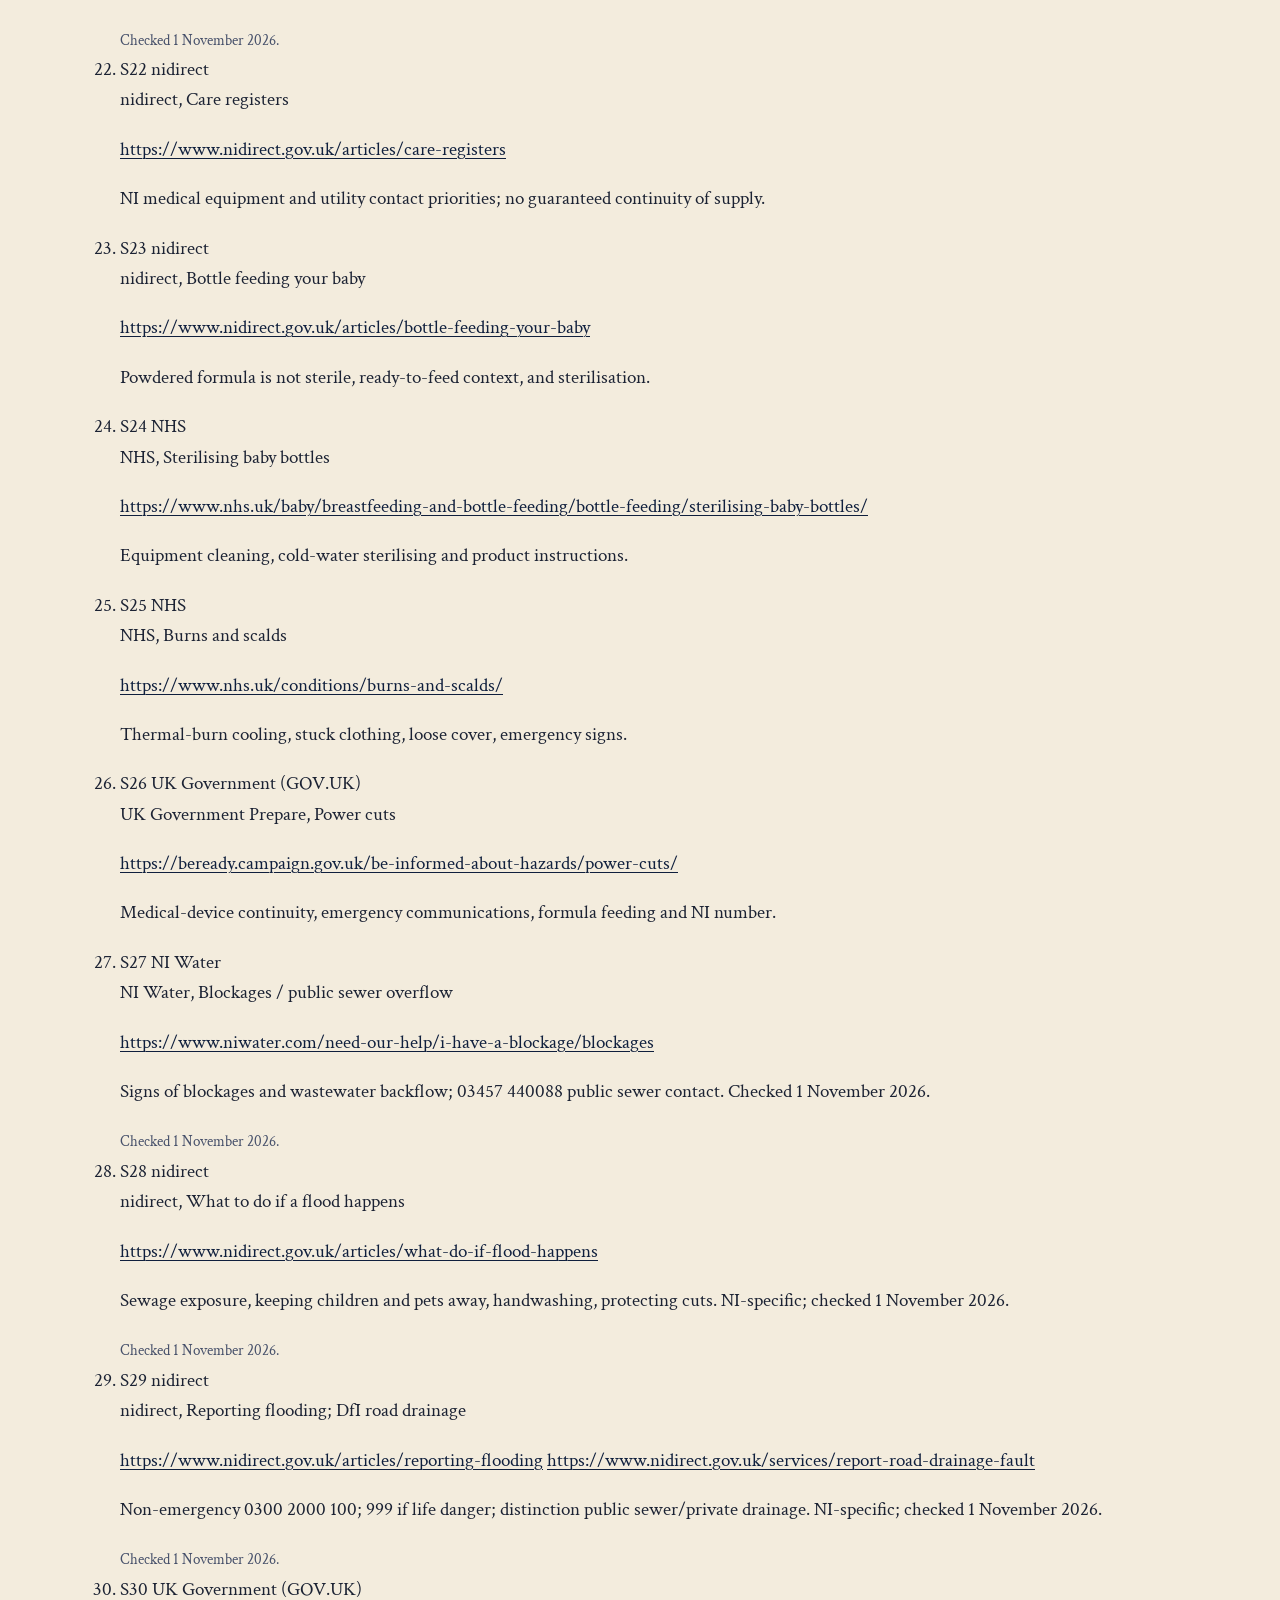
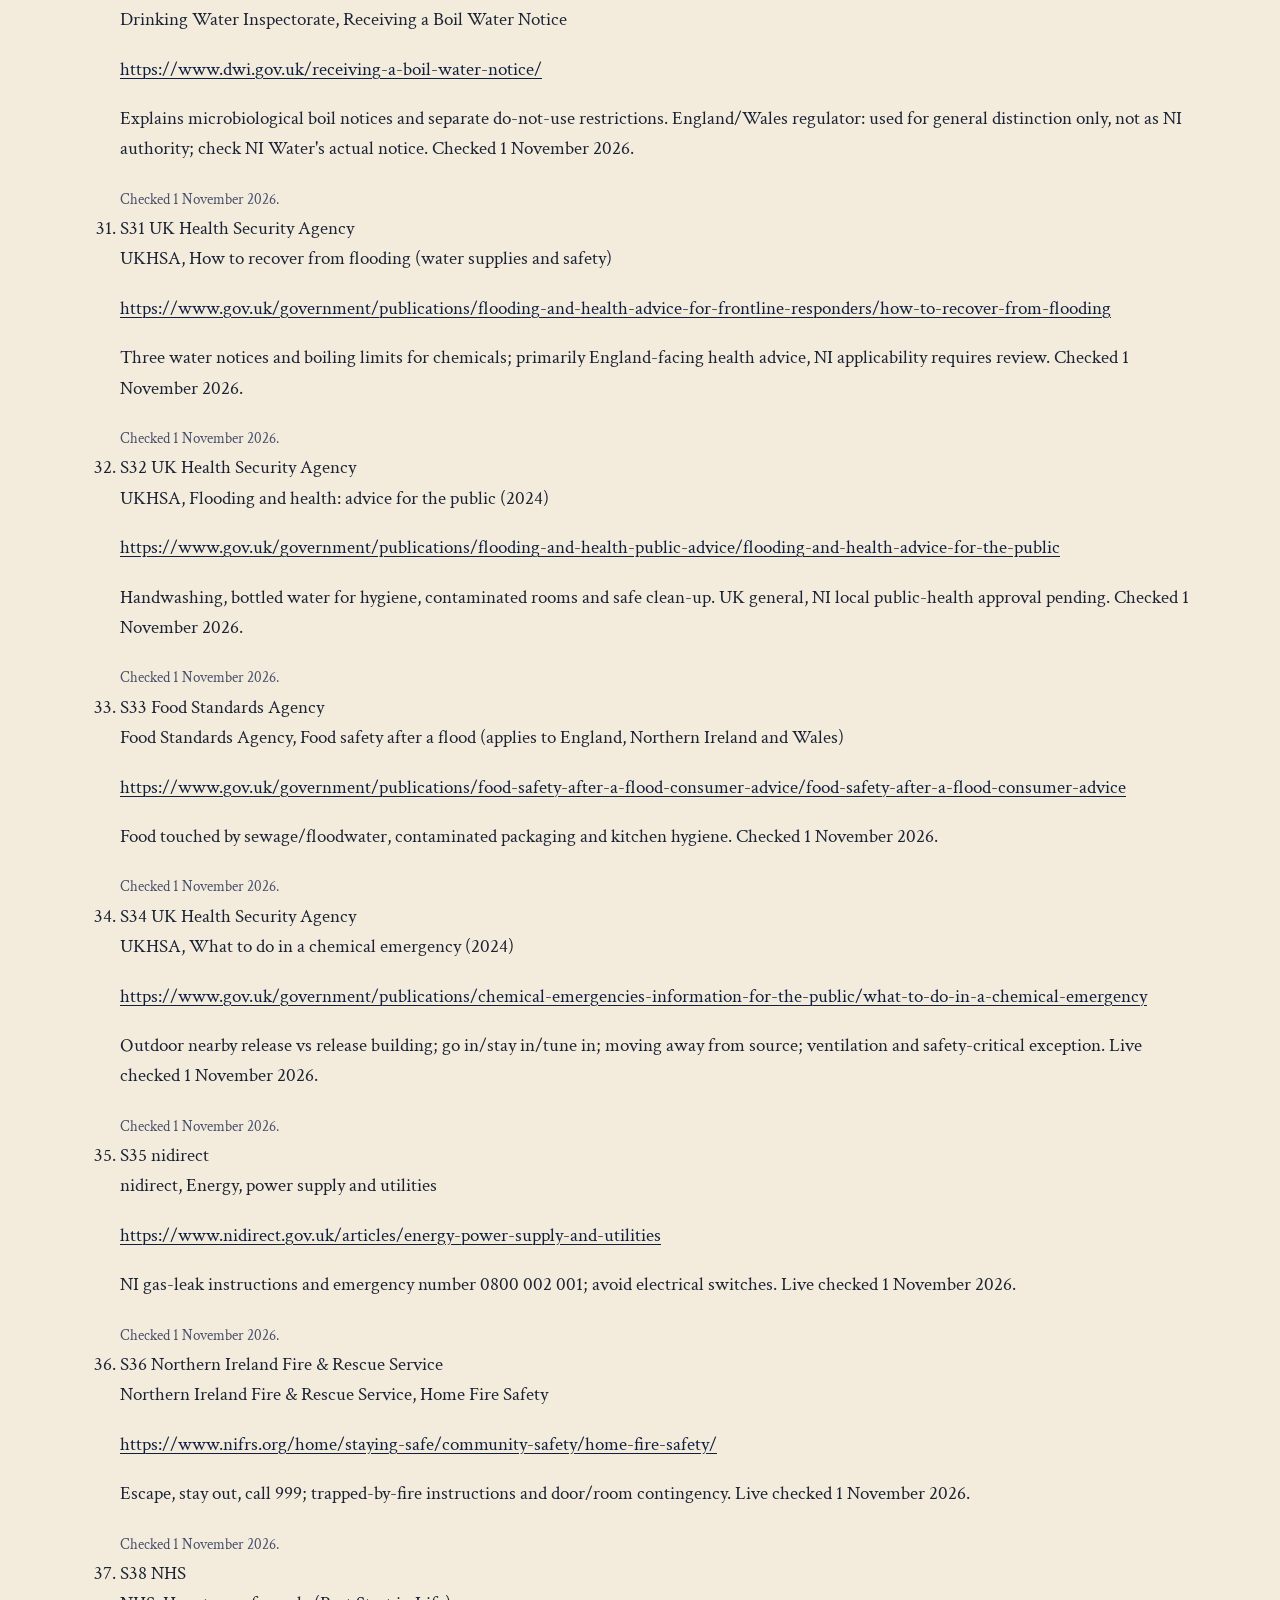
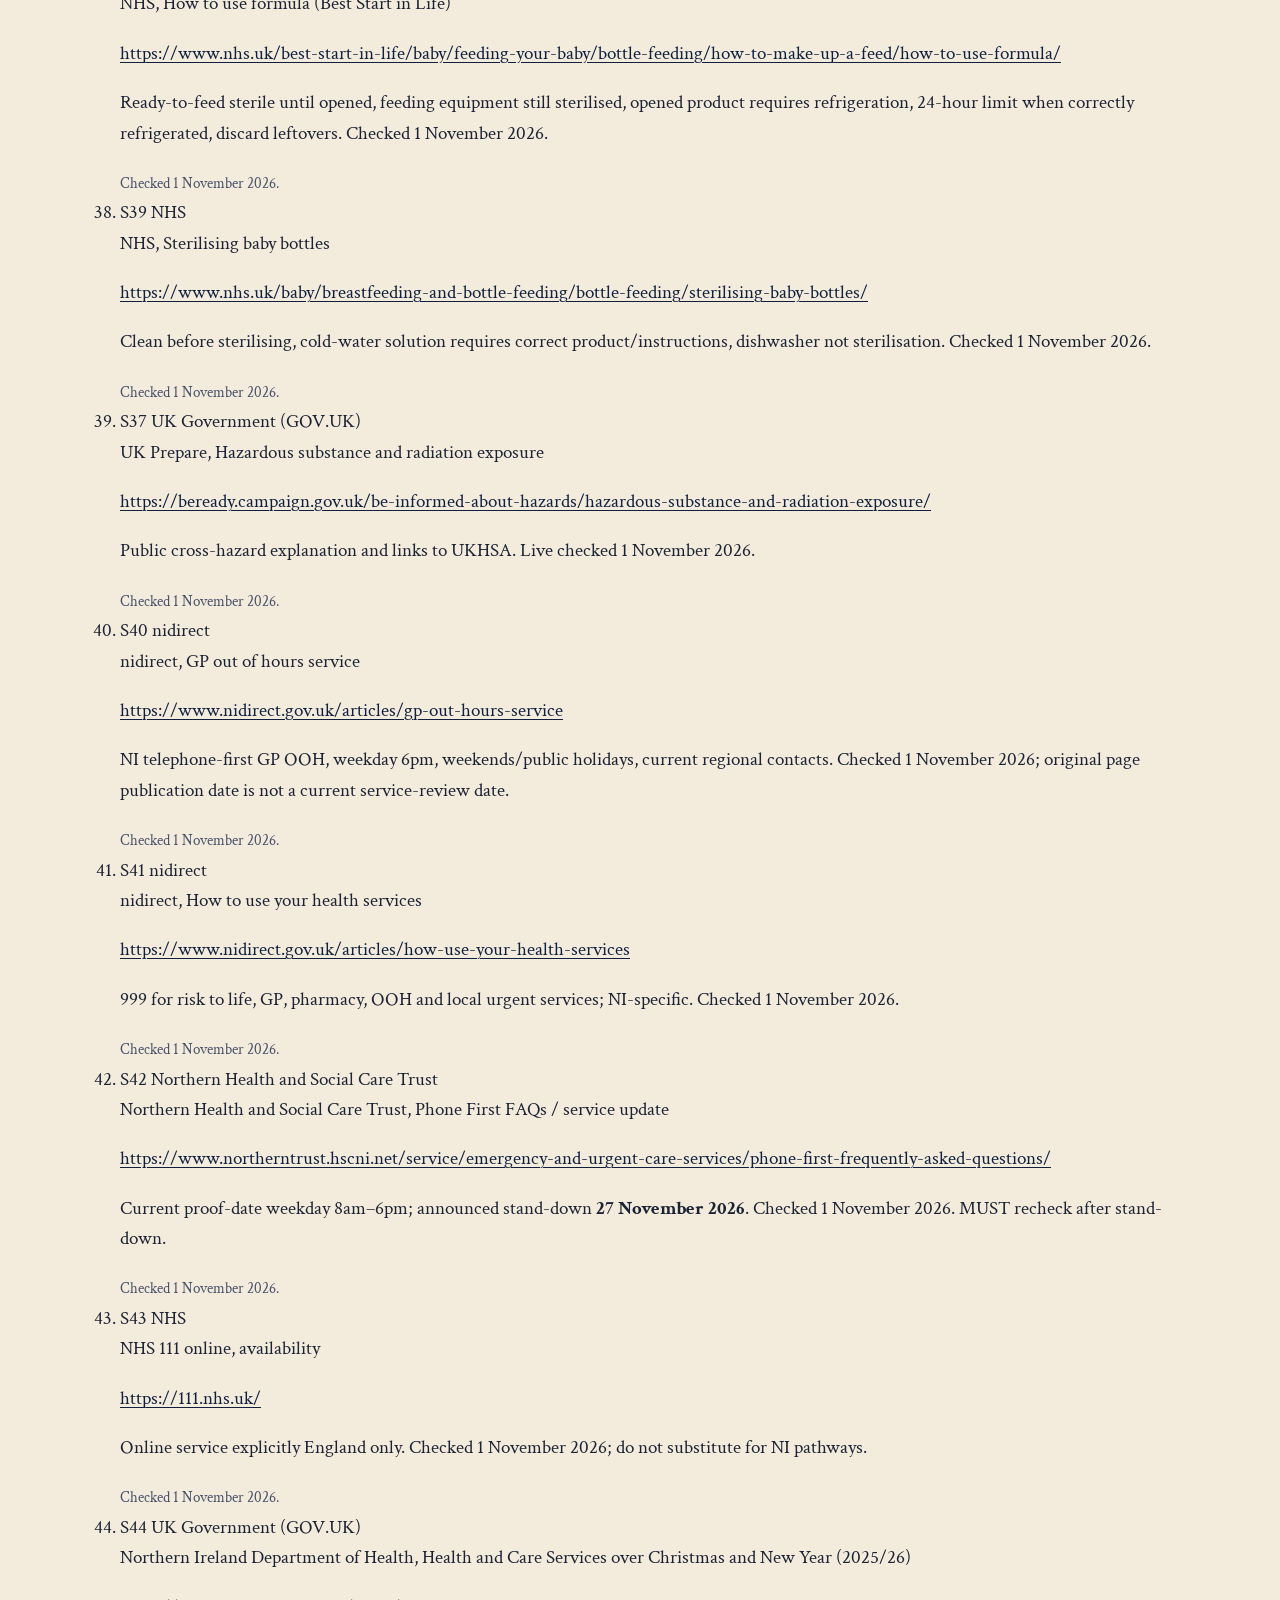
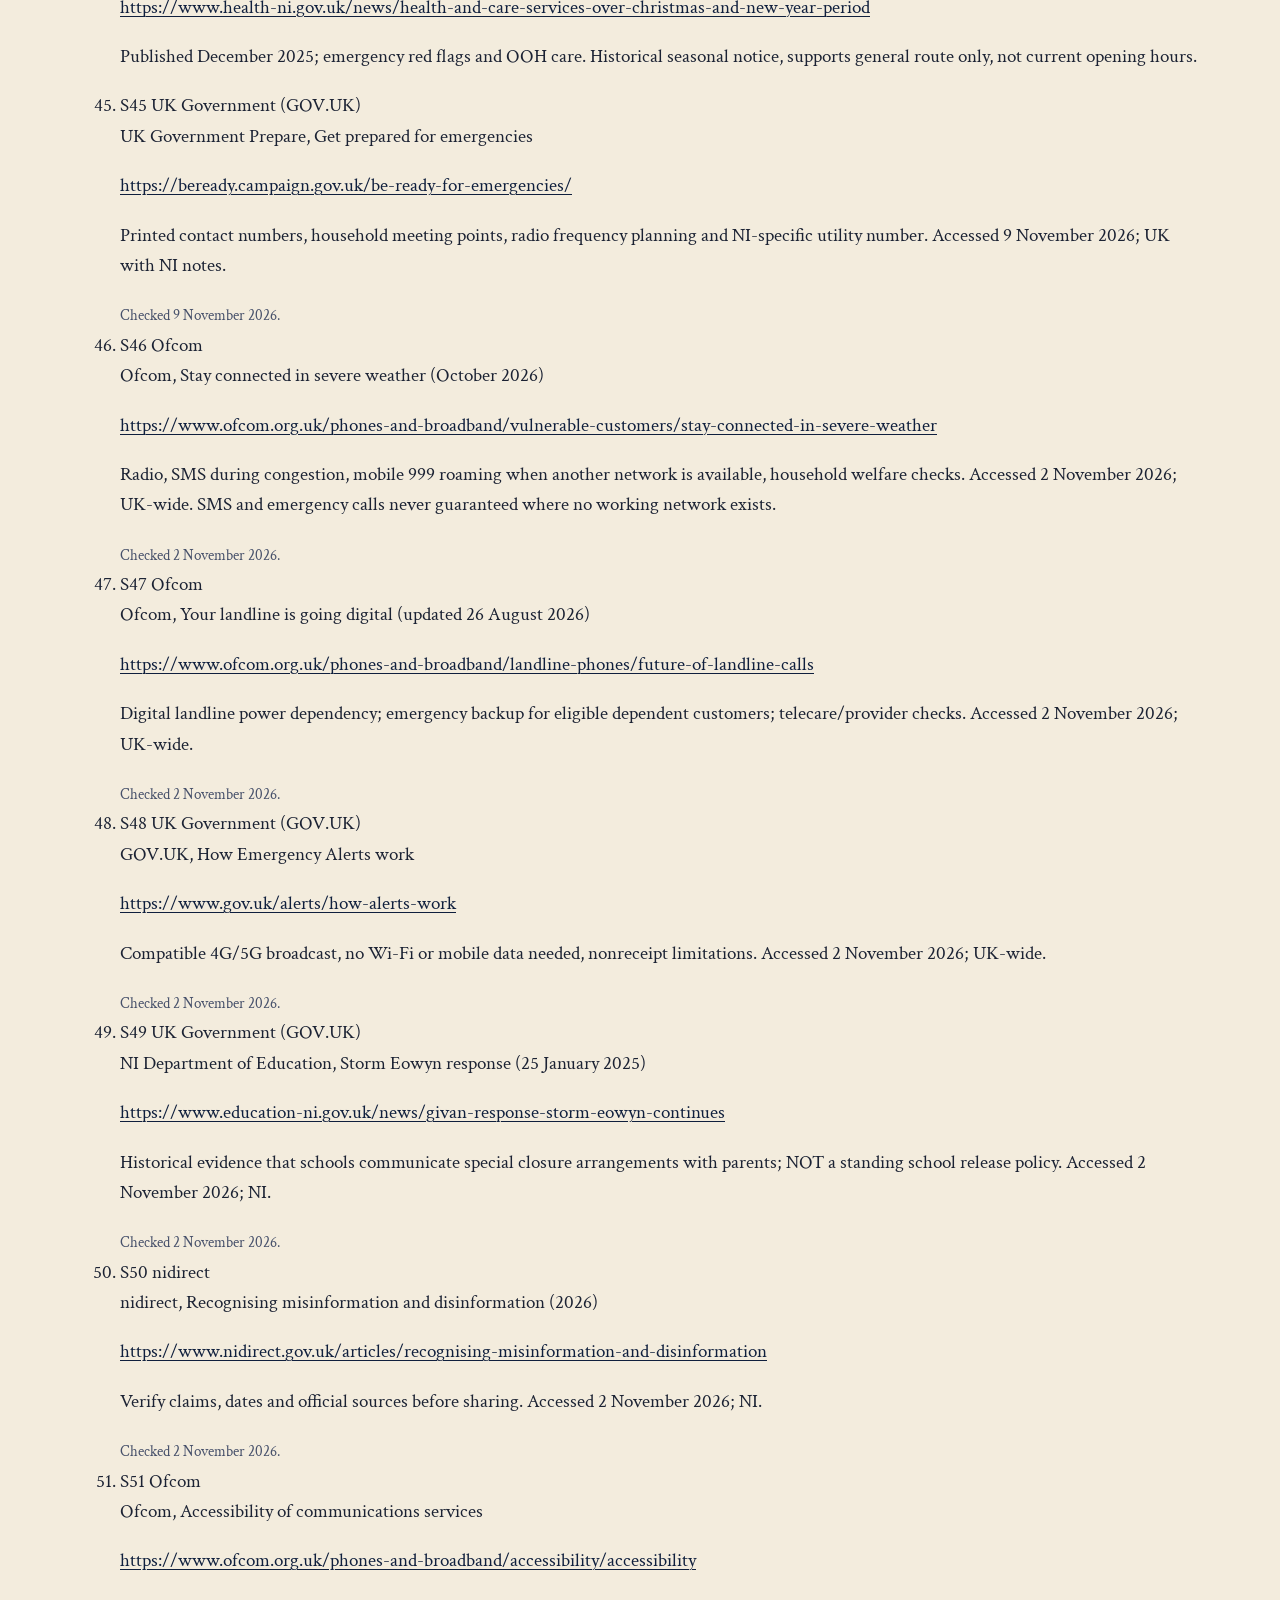
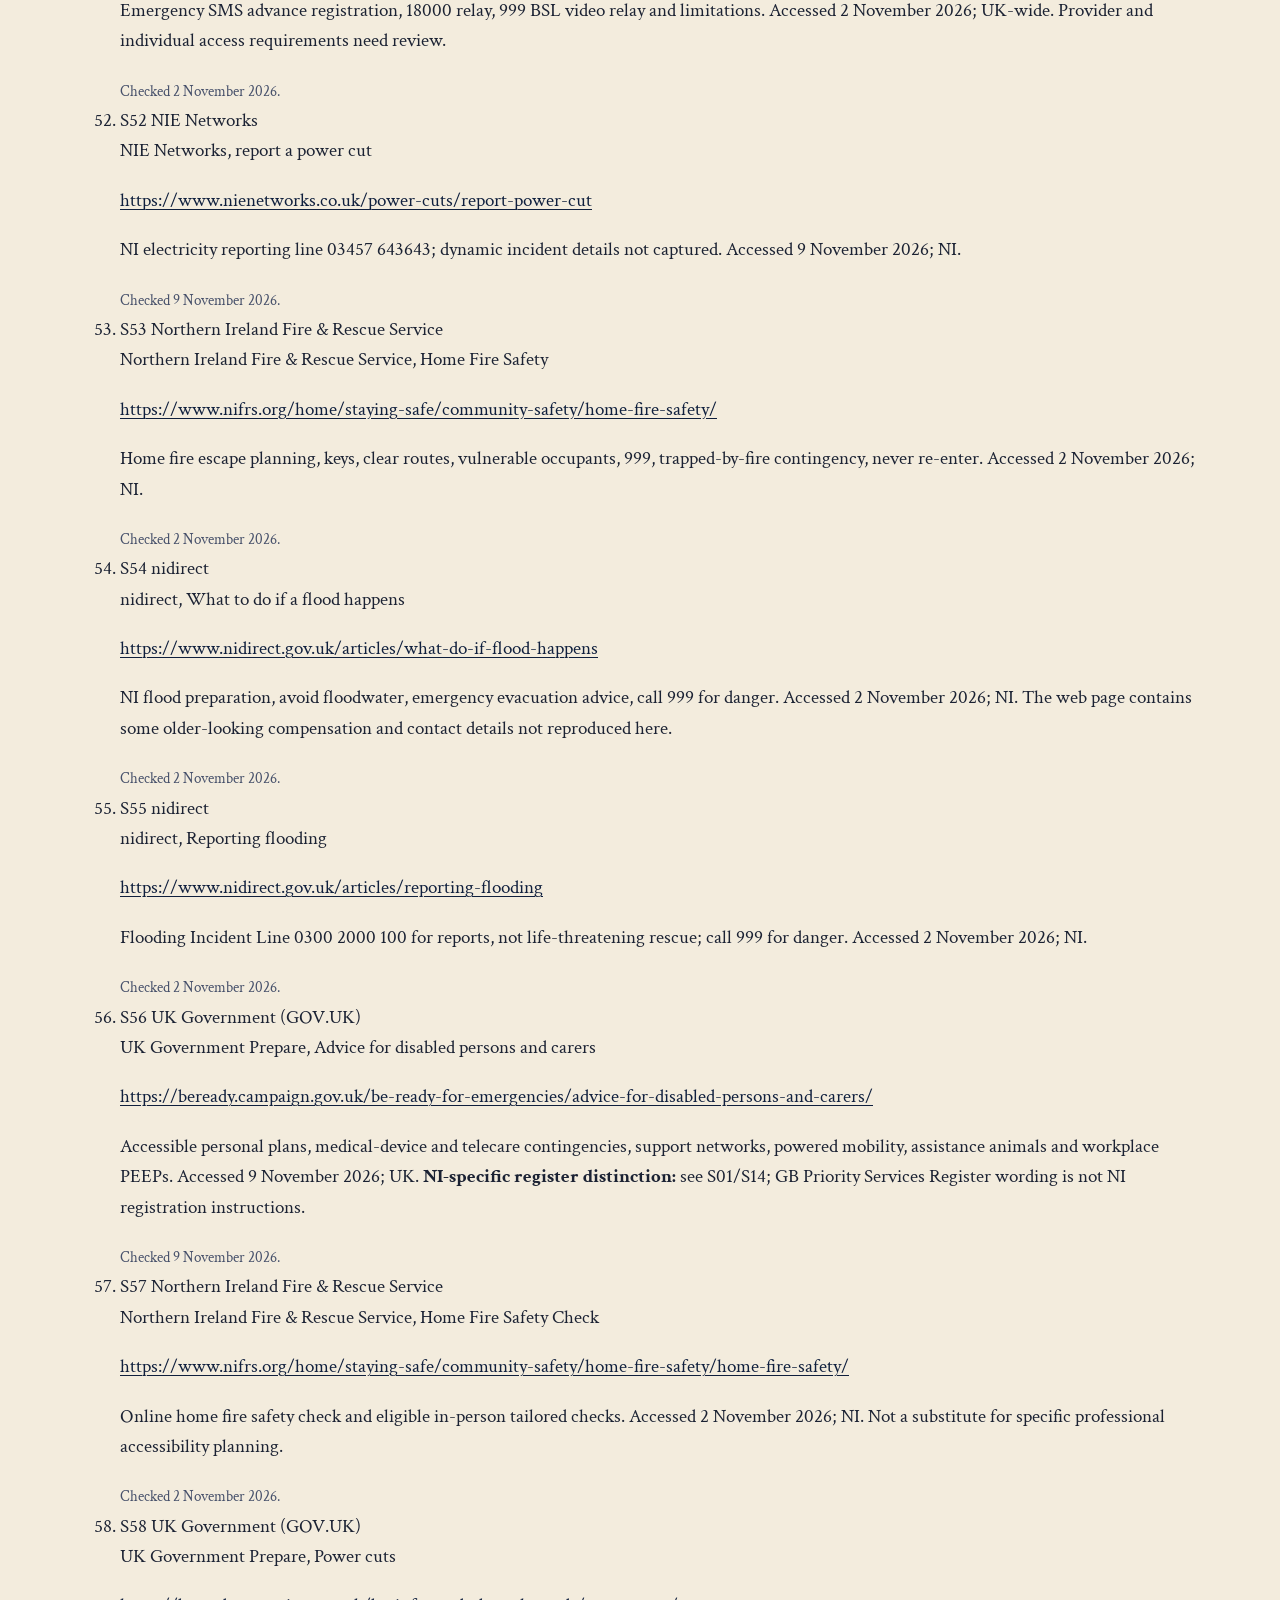
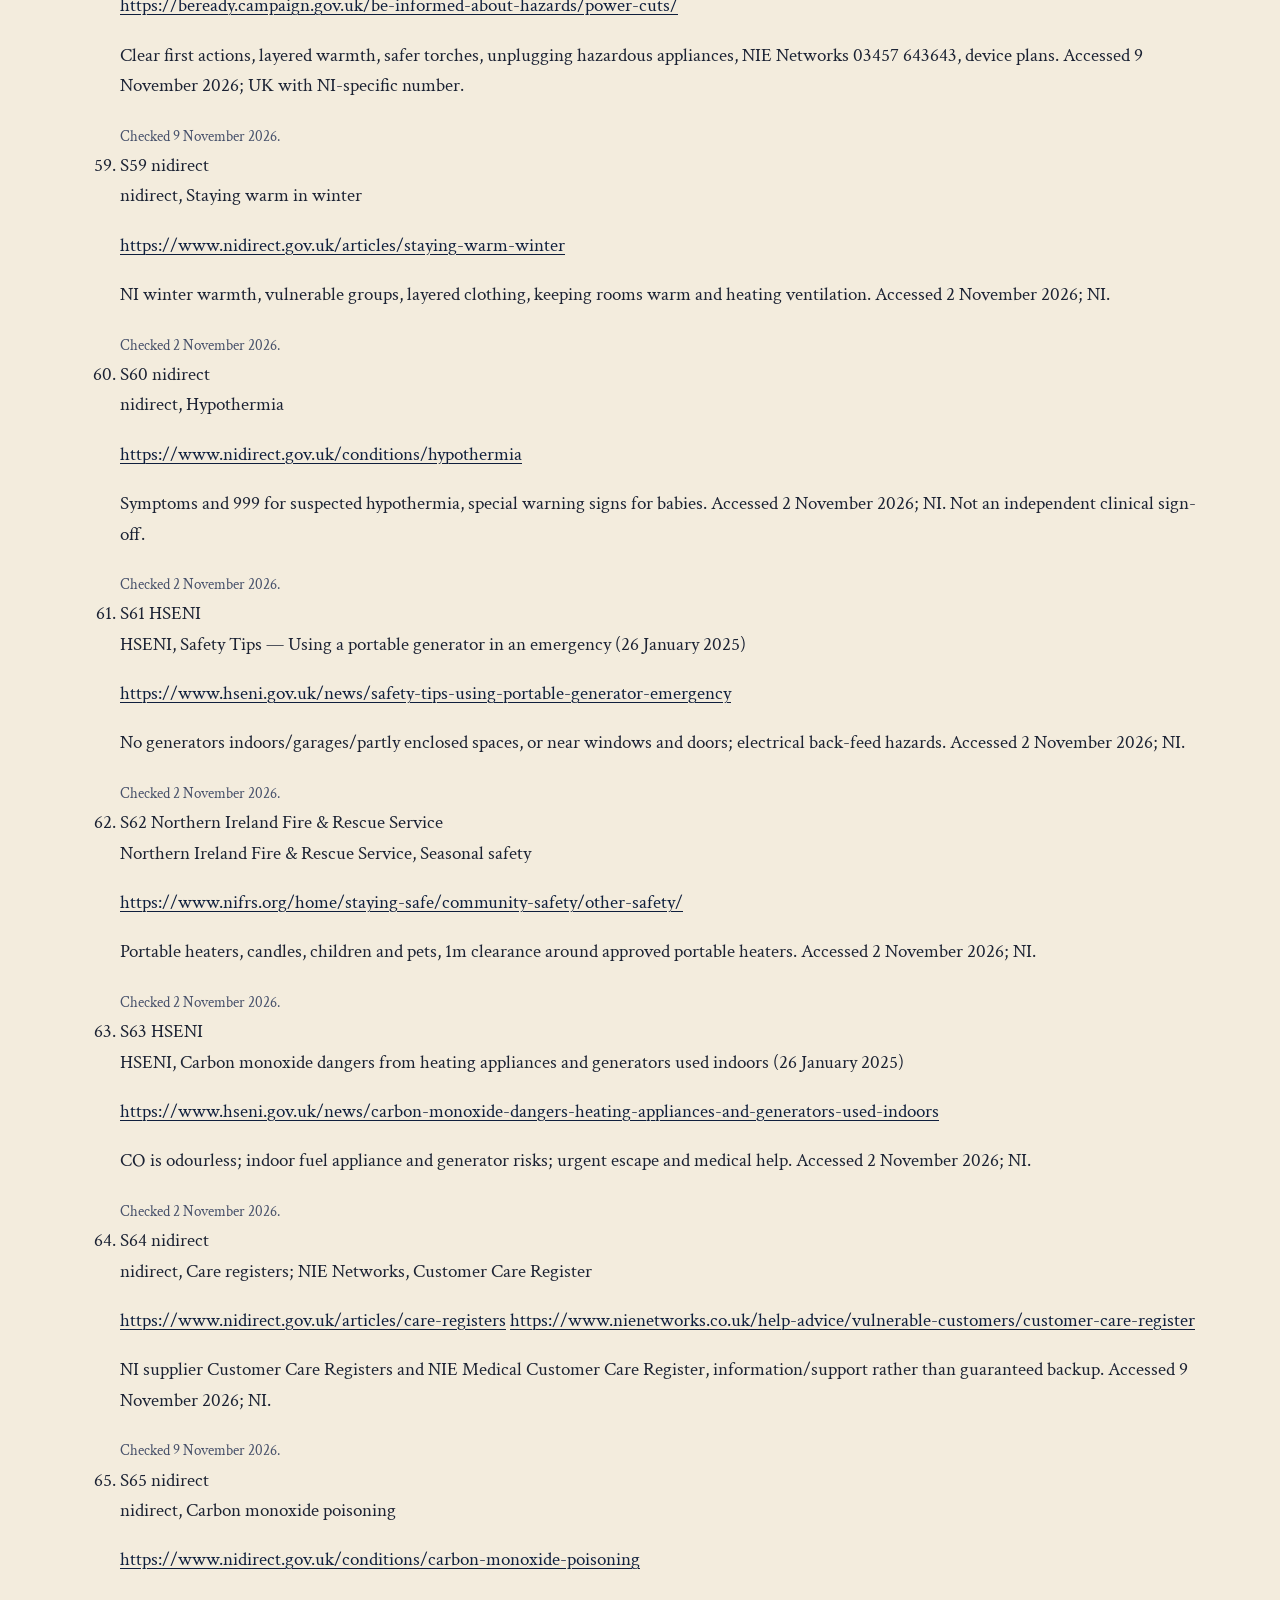
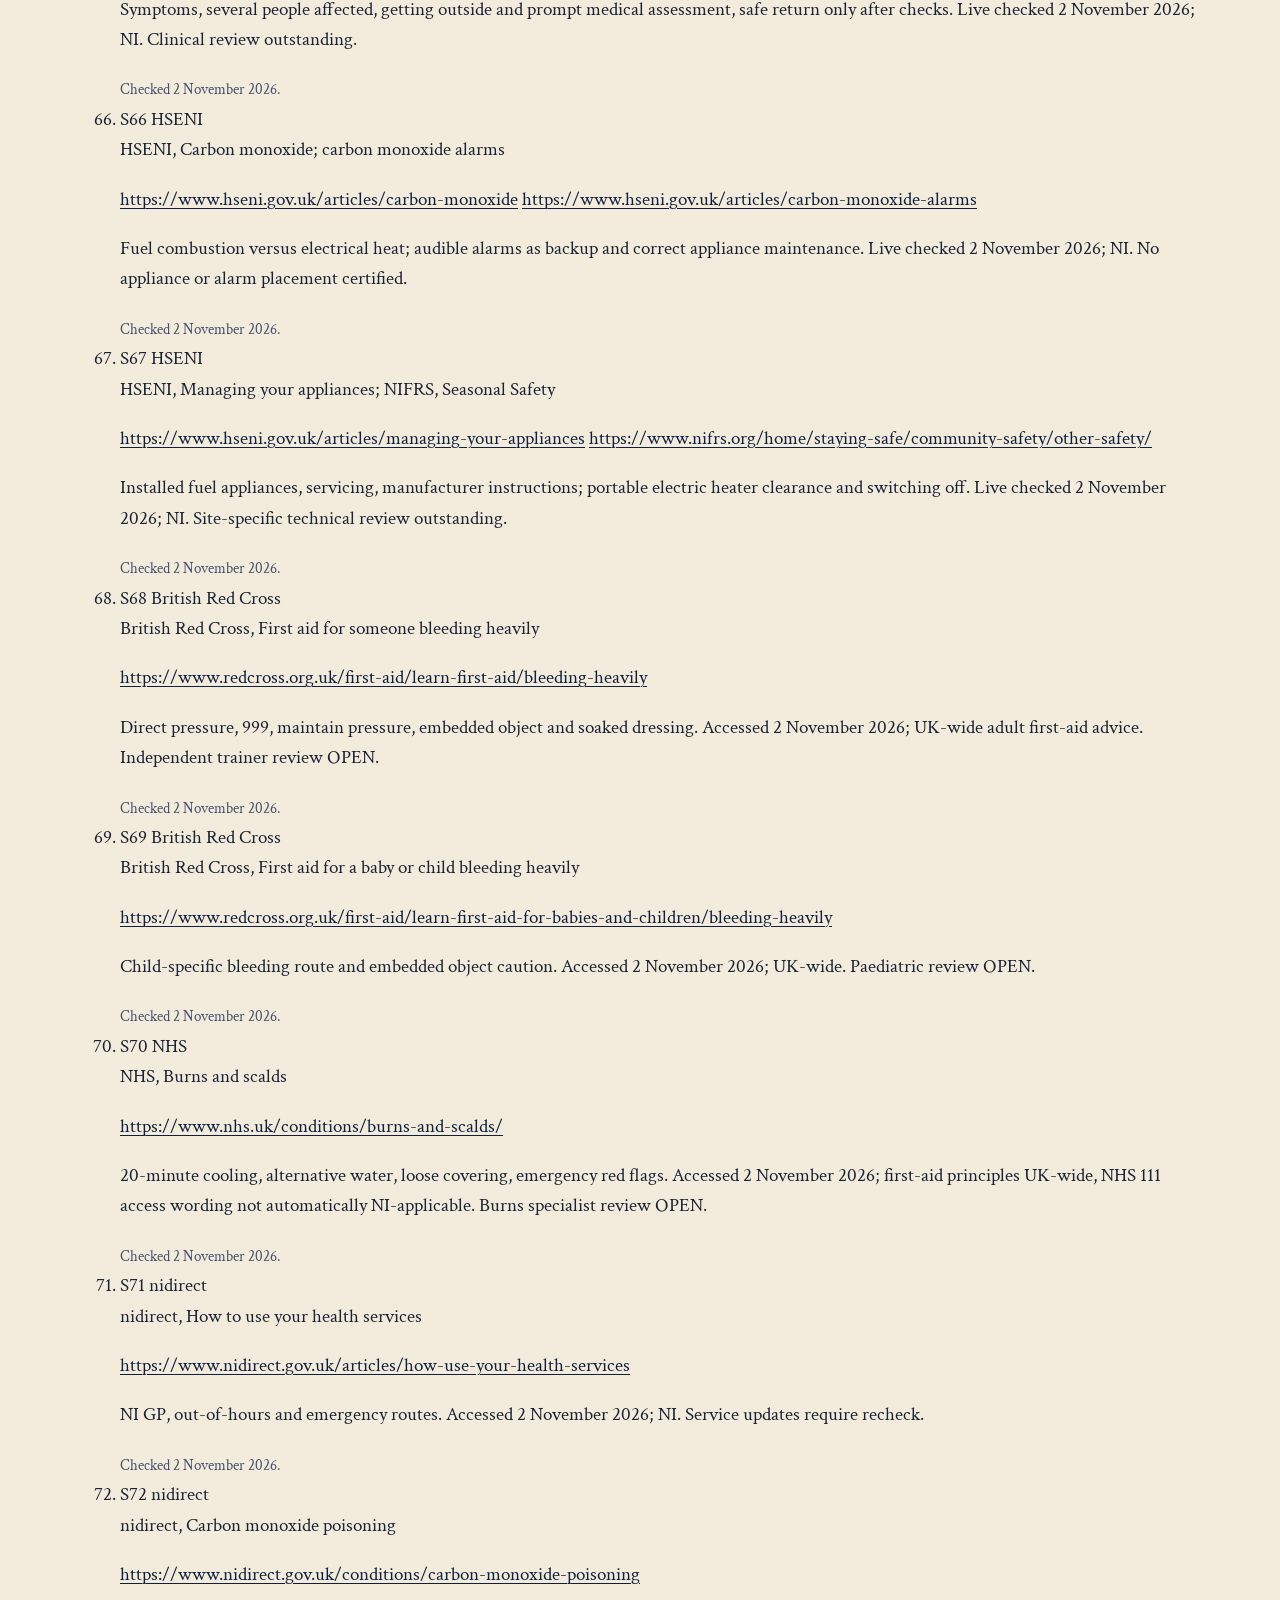
<file: sources.html>
<!DOCTYPE html>
<html lang="en-GB">
<head>
  <meta charset="utf-8">
  <meta name="viewport" content="width=device-width, initial-scale=1">
  <title>Evidence register | The First 72 Hours | Project Omega</title>
  <meta name="description" content="The full, dated register of sources behind The First 72 Hours: The Family Emergency Handbook, with the date each source was last checked.">
  <meta name="theme-color" content="#0f1f3d">
  <link rel="preconnect" href="https://fonts.googleapis.com">
  <link rel="preconnect" href="https://fonts.gstatic.com" crossorigin>
  <link rel="stylesheet" href="https://fonts.googleapis.com/css2?family=Barlow+Condensed:wght@700&family=Crimson+Text:ital,wght@0,400;0,600;1,400&display=swap">
  <link rel="stylesheet" href="styles.css">
</head>
<body>
  <a class="skip-link" href="#main">Skip to main content</a>

  <header class="site-header">
    <div class="wrap">
      <a class="brand" href="index.html">Project Omega</a>
      <nav class="site-nav" aria-label="Site">
        <ul>
          <li><a href="index.html">The handbook</a></li>
          <li><a href="pocket.html">Pocket Companion</a></li>
          <li><a href="sources.html" aria-current="page">Evidence register</a></li>
        </ul>
      </nav>
    </div>
  </header>

  <main id="main" class="page">
    <div class="wrap">
      <div class="page-head">
        <p class="kicker">Sources</p>
        <h1>Evidence register</h1>
        <p class="lede">Every safety-relevant statement in <em>The First 72 Hours</em> is tied to a numbered source in this register. We publish it online rather than only in print so that it can be corrected quickly, and so that you can see when each source was last checked.</p>
      </div>

      <div class="register-intro">
        <p>Entries are listed by their register number, which is the number printed beside the claim in the handbook. Each entry gives the issuing body, the title of the document, a link to the version we used, and the date we last confirmed that the link still resolved and the guidance had not changed. Where a source has been superseded, the entry says so and points to its replacement.</p>
        <p>If you find a broken link, a newer edition, or a statement in the book that does not match its source, please <a href="mailto:hello@example.com?subject=Evidence%20register">email us</a> with the register number.</p>
      </div>

      <section aria-labelledby="register-title">
        <h2 id="register-title" class="h-small">Register</h2>
        <div id="register" aria-live="polite" class="register">
<ol class="register">
  <li id="S01">
    <span class="sid">S01</span> <span class="publisher">UK Government (GOV.UK)</span>
    <p class="title">UK Government, Prepare: Get prepared for emergencies</p>
    <p class="url"><a href="https://beready.campaign.gov.uk/be-ready-for-emergencies/" rel="noopener">https://beready.campaign.gov.uk/be-ready-for-emergencies/</a></p>
    <p class="note">General planning; 2.5–3 litres/person/day survival water minimum; 10 litres comfort planning; emergency supplies; NI electricity contact.</p>
    
  </li>
  <li id="S02">
    <span class="sid">S02</span> <span class="publisher">UK Health Security Agency</span>
    <p class="title">UK Health Security Agency, What to do in a radiation emergency (2024)</p>
    <p class="url"><a href="https://www.gov.uk/government/publications/radiation-emergencies-information-for-the-public/what-to-do-in-a-radiation-emergency" rel="noopener">https://www.gov.uk/government/publications/radiation-emergencies-information-for-the-public/what-to-do-in-a-radiation-emergency</a></p>
    <p class="note">Go in, stay in, tune in; sheltering; local advice; food and water restrictions; cautions on evacuation.</p>
    
  </li>
  <li id="S03">
    <span class="sid">S03</span> <span class="publisher">UK Government (GOV.UK)</span>
    <p class="title">GOV.UK, Emergency Alerts</p>
    <p class="url"><a href="https://www.gov.uk/alerts" rel="noopener">https://www.gov.uk/alerts</a></p>
    <p class="note">Official alert delivery and how to respond.</p>
    
  </li>
  <li id="S04">
    <span class="sid">S04</span> <span class="publisher">HSENI</span>
    <p class="title">HSENI, Safety tips for portable generators (2025)</p>
    <p class="url"><a href="https://www.hseni.gov.uk/news/safety-tips-using-portable-generator-emergency" rel="noopener">https://www.hseni.gov.uk/news/safety-tips-using-portable-generator-emergency</a></p>
    <p class="note">Indoor, garage and window risks; electrics.</p>
    
  </li>
  <li id="S05">
    <span class="sid">S05</span> <span class="publisher">British Red Cross</span>
    <p class="title">British Red Cross, Prepare an emergency kit (updated 29 Oct 2026)</p>
    <p class="url"><a href="https://www.redcross.org.uk/get-help/prepare-for-emergencies/prepare-an-emergency-kit" rel="noopener">https://www.redcross.org.uk/get-help/prepare-for-emergencies/prepare-an-emergency-kit</a></p>
    <p class="note">Affordable household alternatives, supplies and personalised planning.</p>
    
  </li>
  <li id="S06">
    <span class="sid">S06</span> <span class="publisher">NI Water</span>
    <p class="title">Northern Ireland Water, Need our help / no water / Waterline</p>
    <p class="url"><a href="https://www.niwater.com/need-our-help/" rel="noopener">https://www.niwater.com/need-our-help/</a></p>
    <p class="note">Water interruptions, no water, sewer issues and local contact.</p>
    
  </li>
  <li id="S07">
    <span class="sid">S07</span> <span class="publisher">Food Standards Agency</span>
    <p class="title">Food Standards Agency, Food safety in a power cut</p>
    <p class="url"><a href="https://www.gov.uk/government/publications/food-safety-in-a-power-cut-advice-for-consumers/food-safety-in-a-power-cut-advice-for-consumers" rel="noopener">https://www.gov.uk/government/publications/food-safety-in-a-power-cut-advice-for-consumers/food-safety-in-a-power-cut-advice-for-consumers</a></p>
    <p class="note">Chilled and frozen storage estimates and food safety decisions.</p>
    
  </li>
  <li id="S08">
    <span class="sid">S08</span> <span class="publisher">NHS</span>
    <p class="title">NHS, Carbon monoxide poisoning</p>
    <p class="url"><a href="https://www.nhs.uk/conditions/carbon-monoxide-poisoning/" rel="noopener">https://www.nhs.uk/conditions/carbon-monoxide-poisoning/</a></p>
    <p class="note">Symptoms and response.</p>
    
  </li>
  <li id="S09">
    <span class="sid">S09</span> <span class="publisher">NHS</span>
    <p class="title">NHS, How to wash your hands</p>
    <p class="url"><a href="https://www.nhs.uk/live-well/best-way-to-wash-your-hands/" rel="noopener">https://www.nhs.uk/live-well/best-way-to-wash-your-hands/</a></p>
    <p class="note">Handwashing occasions and technique.</p>
    
  </li>
  <li id="S10">
    <span class="sid">S10</span> <span class="publisher">nidirect</span>
    <p class="title">nidirect, What to do if a flood happens</p>
    <p class="url"><a href="https://www.nidirect.gov.uk/articles/what-do-if-flood-happens" rel="noopener">https://www.nidirect.gov.uk/articles/what-do-if-flood-happens</a></p>
    <p class="note">Sewage and contamination precautions.</p>
    
  </li>
  <li id="S11">
    <span class="sid">S11</span> <span class="publisher">NHS</span>
    <p class="title">NHS, Burns and scalds</p>
    <p class="url"><a href="https://www.nhs.uk/conditions/burns-and-scalds/" rel="noopener">https://www.nhs.uk/conditions/burns-and-scalds/</a></p>
    <p class="note">First aid for thermal burns and severe injury red flags.</p>
    
  </li>
  <li id="S12">
    <span class="sid">S12</span> <span class="publisher">Met Office</span>
    <p class="title">Met Office, Northern Ireland weather warnings</p>
    <p class="url"><a href="https://weather.metoffice.gov.uk/warnings-and-advice/uk-warnings?regionName=NI" rel="noopener">https://weather.metoffice.gov.uk/warnings-and-advice/uk-warnings?regionName=NI</a></p>
    <p class="note">Regional warnings and severity meaning.</p>
    
  </li>
  <li id="S13">
    <span class="sid">S13</span> <span class="publisher">UK Government (GOV.UK)</span>
    <p class="title">UK Government Prepare, Power cuts</p>
    <p class="url"><a href="https://beready.campaign.gov.uk/be-informed-about-hazards/power-cuts/" rel="noopener">https://beready.campaign.gov.uk/be-informed-about-hazards/power-cuts/</a></p>
    <p class="note">Medical device-specific plans, phone/broadband risks, infant formula, NI fault number, electrical safety and cold-weather precautions. Accessed 1 November 2026.</p>
    <span class="checked">Checked 1 November 2026.</span>
  </li>
  <li id="S14">
    <span class="sid">S14</span> <span class="publisher">nidirect</span>
    <p class="title">nidirect, Care registers</p>
    <p class="url"><a href="https://www.nidirect.gov.uk/articles/care-registers" rel="noopener">https://www.nidirect.gov.uk/articles/care-registers</a></p>
    <p class="note">Northern Ireland electricity/water register contact arrangements; registration is not a replacement for clinical backup. Accessed 1 November 2026.</p>
    <span class="checked">Checked 1 November 2026.</span>
  </li>
  <li id="S15">
    <span class="sid">S15</span> <span class="publisher">NHS</span>
    <p class="title">NHS, How to make up baby formula</p>
    <p class="url"><a href="https://www.nhs.uk/baby/breastfeeding-and-bottle-feeding/bottle-feeding/making-up-baby-formula/" rel="noopener">https://www.nhs.uk/baby/breastfeeding-and-bottle-feeding/bottle-feeding/making-up-baby-formula/</a></p>
    <p class="note">Sterilisation, fresh boiled water at 70C or above, mixing rules. Accessed 1 November 2026.</p>
    <span class="checked">Checked 1 November 2026.</span>
  </li>
  <li id="S16">
    <span class="sid">S16</span> <span class="publisher">nidirect</span>
    <p class="title">nidirect, Bottle feeding your baby</p>
    <p class="url"><a href="https://www.nidirect.gov.uk/articles/bottle-feeding-your-baby" rel="noopener">https://www.nidirect.gov.uk/articles/bottle-feeding-your-baby</a></p>
    <p class="note">NI-specific infant feeding safety, ready-to-feed and sterilisation. Accessed 1 November 2026.</p>
    <span class="checked">Checked 1 November 2026.</span>
  </li>
  <li id="S17">
    <span class="sid">S17</span> <span class="publisher">Food Standards Agency</span>
    <p class="title">FSA, Food safety in a power cut (26 July 2023; England, NI and Wales)</p>
    <p class="url"><a href="https://www.gov.uk/government/publications/food-safety-in-a-power-cut-advice-for-consumers/food-safety-in-a-power-cut-advice-for-consumers" rel="noopener">https://www.gov.uk/government/publications/food-safety-in-a-power-cut-advice-for-consumers/food-safety-in-a-power-cut-advice-for-consumers</a></p>
    <p class="note">Cold-storage estimates, temperature-dependent decisions. Accessed 1 November 2026.</p>
    <span class="checked">Checked 1 November 2026.</span>
  </li>
  <li id="S18">
    <span class="sid">S18</span> <span class="publisher">HSENI</span>
    <p class="title">HSENI, Portable generator emergency safety (26 January 2025)</p>
    <p class="url"><a href="https://www.hseni.gov.uk/news/safety-tips-using-portable-generator-emergency" rel="noopener">https://www.hseni.gov.uk/news/safety-tips-using-portable-generator-emergency</a></p>
    <p class="note">Carbon monoxide, enclosed spaces and electrical risks. Accessed 1 November 2026.</p>
    <span class="checked">Checked 1 November 2026.</span>
  </li>
  <li id="S19">
    <span class="sid">S19</span> <span class="publisher">NHS</span>
    <p class="title">NHS, Storing and travelling with short-acting insulin</p>
    <p class="url"><a href="https://www.nhs.uk/medicines/insulin/short-acting-insulin/storing-and-travelling-with-short-acting-insulin/" rel="noopener">https://www.nhs.uk/medicines/insulin/short-acting-insulin/storing-and-travelling-with-short-acting-insulin/</a></p>
    <p class="note">Illustrates brand-dependent temperature/stability limits; NOT universal medication storage instructions. Accessed 1 November 2026.</p>
    <span class="checked">Checked 1 November 2026.</span>
  </li>
  <li id="S20">
    <span class="sid">S20</span> <span class="publisher">Met Office</span>
    <p class="title">Met Office, Keeping your home warm this winter</p>
    <p class="url"><a href="https://weather.metoffice.gov.uk/warnings-and-advice/seasonal-advice/your-home/keeping-your-home-warm-in-winter" rel="noopener">https://weather.metoffice.gov.uk/warnings-and-advice/seasonal-advice/your-home/keeping-your-home-warm-in-winter</a></p>
    <p class="note">General 18C room temperature recommendation for vulnerable adults; not an individual medical threshold. Accessed 1 November 2026.</p>
    <span class="checked">Checked 1 November 2026.</span>
  </li>
  <li id="S21">
    <span class="sid">S21</span> <span class="publisher">RSPCA</span>
    <p class="title">RSPCA, Keep pets safe in cold weather</p>
    <p class="url"><a href="https://www.rspca.org.uk/adviceandwelfare/seasonal/winter/pets" rel="noopener">https://www.rspca.org.uk/adviceandwelfare/seasonal/winter/pets</a></p>
    <p class="note">Dry warmth and care for pets in cold conditions. Accessed 1 November 2026.</p>
    <span class="checked">Checked 1 November 2026.</span>
  </li>
  <li id="S22">
    <span class="sid">S22</span> <span class="publisher">nidirect</span>
    <p class="title">nidirect, Care registers</p>
    <p class="url"><a href="https://www.nidirect.gov.uk/articles/care-registers" rel="noopener">https://www.nidirect.gov.uk/articles/care-registers</a></p>
    <p class="note">NI medical equipment and utility contact priorities; no guaranteed continuity of supply.</p>
    
  </li>
  <li id="S23">
    <span class="sid">S23</span> <span class="publisher">nidirect</span>
    <p class="title">nidirect, Bottle feeding your baby</p>
    <p class="url"><a href="https://www.nidirect.gov.uk/articles/bottle-feeding-your-baby" rel="noopener">https://www.nidirect.gov.uk/articles/bottle-feeding-your-baby</a></p>
    <p class="note">Powdered formula is not sterile, ready-to-feed context, and sterilisation.</p>
    
  </li>
  <li id="S24">
    <span class="sid">S24</span> <span class="publisher">NHS</span>
    <p class="title">NHS, Sterilising baby bottles</p>
    <p class="url"><a href="https://www.nhs.uk/baby/breastfeeding-and-bottle-feeding/bottle-feeding/sterilising-baby-bottles/" rel="noopener">https://www.nhs.uk/baby/breastfeeding-and-bottle-feeding/bottle-feeding/sterilising-baby-bottles/</a></p>
    <p class="note">Equipment cleaning, cold-water sterilising and product instructions.</p>
    
  </li>
  <li id="S25">
    <span class="sid">S25</span> <span class="publisher">NHS</span>
    <p class="title">NHS, Burns and scalds</p>
    <p class="url"><a href="https://www.nhs.uk/conditions/burns-and-scalds/" rel="noopener">https://www.nhs.uk/conditions/burns-and-scalds/</a></p>
    <p class="note">Thermal-burn cooling, stuck clothing, loose cover, emergency signs.</p>
    
  </li>
  <li id="S26">
    <span class="sid">S26</span> <span class="publisher">UK Government (GOV.UK)</span>
    <p class="title">UK Government Prepare, Power cuts</p>
    <p class="url"><a href="https://beready.campaign.gov.uk/be-informed-about-hazards/power-cuts/" rel="noopener">https://beready.campaign.gov.uk/be-informed-about-hazards/power-cuts/</a></p>
    <p class="note">Medical-device continuity, emergency communications, formula feeding and NI number.</p>
    
  </li>
  <li id="S27">
    <span class="sid">S27</span> <span class="publisher">NI Water</span>
    <p class="title">NI Water, Blockages / public sewer overflow</p>
    <p class="url"><a href="https://www.niwater.com/need-our-help/i-have-a-blockage/blockages" rel="noopener">https://www.niwater.com/need-our-help/i-have-a-blockage/blockages</a></p>
    <p class="note">Signs of blockages and wastewater backflow; 03457 440088 public sewer contact. Checked 1 November 2026.</p>
    <span class="checked">Checked 1 November 2026.</span>
  </li>
  <li id="S28">
    <span class="sid">S28</span> <span class="publisher">nidirect</span>
    <p class="title">nidirect, What to do if a flood happens</p>
    <p class="url"><a href="https://www.nidirect.gov.uk/articles/what-do-if-flood-happens" rel="noopener">https://www.nidirect.gov.uk/articles/what-do-if-flood-happens</a></p>
    <p class="note">Sewage exposure, keeping children and pets away, handwashing, protecting cuts. NI-specific; checked 1 November 2026.</p>
    <span class="checked">Checked 1 November 2026.</span>
  </li>
  <li id="S29">
    <span class="sid">S29</span> <span class="publisher">nidirect</span>
    <p class="title">nidirect, Reporting flooding; DfI road drainage</p>
    <p class="url"><a href="https://www.nidirect.gov.uk/articles/reporting-flooding" rel="noopener">https://www.nidirect.gov.uk/articles/reporting-flooding</a> <a href="https://www.nidirect.gov.uk/services/report-road-drainage-fault" rel="noopener">https://www.nidirect.gov.uk/services/report-road-drainage-fault</a></p>
    <p class="note">Non-emergency 0300 2000 100; 999 if life danger; distinction public sewer/private drainage. NI-specific; checked 1 November 2026.</p>
    <span class="checked">Checked 1 November 2026.</span>
  </li>
  <li id="S30">
    <span class="sid">S30</span> <span class="publisher">UK Government (GOV.UK)</span>
    <p class="title">Drinking Water Inspectorate, Receiving a Boil Water Notice</p>
    <p class="url"><a href="https://www.dwi.gov.uk/receiving-a-boil-water-notice/" rel="noopener">https://www.dwi.gov.uk/receiving-a-boil-water-notice/</a></p>
    <p class="note">Explains microbiological boil notices and separate do-not-use restrictions. England/Wales regulator: used for general distinction only, not as NI authority; check NI Water's actual notice. Checked 1 November 2026.</p>
    <span class="checked">Checked 1 November 2026.</span>
  </li>
  <li id="S31">
    <span class="sid">S31</span> <span class="publisher">UK Health Security Agency</span>
    <p class="title">UKHSA, How to recover from flooding (water supplies and safety)</p>
    <p class="url"><a href="https://www.gov.uk/government/publications/flooding-and-health-advice-for-frontline-responders/how-to-recover-from-flooding" rel="noopener">https://www.gov.uk/government/publications/flooding-and-health-advice-for-frontline-responders/how-to-recover-from-flooding</a></p>
    <p class="note">Three water notices and boiling limits for chemicals; primarily England-facing health advice, NI applicability requires review. Checked 1 November 2026.</p>
    <span class="checked">Checked 1 November 2026.</span>
  </li>
  <li id="S32">
    <span class="sid">S32</span> <span class="publisher">UK Health Security Agency</span>
    <p class="title">UKHSA, Flooding and health: advice for the public (2024)</p>
    <p class="url"><a href="https://www.gov.uk/government/publications/flooding-and-health-public-advice/flooding-and-health-advice-for-the-public" rel="noopener">https://www.gov.uk/government/publications/flooding-and-health-public-advice/flooding-and-health-advice-for-the-public</a></p>
    <p class="note">Handwashing, bottled water for hygiene, contaminated rooms and safe clean-up. UK general, NI local public-health approval pending. Checked 1 November 2026.</p>
    <span class="checked">Checked 1 November 2026.</span>
  </li>
  <li id="S33">
    <span class="sid">S33</span> <span class="publisher">Food Standards Agency</span>
    <p class="title">Food Standards Agency, Food safety after a flood (applies to England, Northern Ireland and Wales)</p>
    <p class="url"><a href="https://www.gov.uk/government/publications/food-safety-after-a-flood-consumer-advice/food-safety-after-a-flood-consumer-advice" rel="noopener">https://www.gov.uk/government/publications/food-safety-after-a-flood-consumer-advice/food-safety-after-a-flood-consumer-advice</a></p>
    <p class="note">Food touched by sewage/floodwater, contaminated packaging and kitchen hygiene. Checked 1 November 2026.</p>
    <span class="checked">Checked 1 November 2026.</span>
  </li>
  <li id="S34">
    <span class="sid">S34</span> <span class="publisher">UK Health Security Agency</span>
    <p class="title">UKHSA, What to do in a chemical emergency (2024)</p>
    <p class="url"><a href="https://www.gov.uk/government/publications/chemical-emergencies-information-for-the-public/what-to-do-in-a-chemical-emergency" rel="noopener">https://www.gov.uk/government/publications/chemical-emergencies-information-for-the-public/what-to-do-in-a-chemical-emergency</a></p>
    <p class="note">Outdoor nearby release vs release building; go in/stay in/tune in; moving away from source; ventilation and safety-critical exception. Live checked 1 November 2026.</p>
    <span class="checked">Checked 1 November 2026.</span>
  </li>
  <li id="S35">
    <span class="sid">S35</span> <span class="publisher">nidirect</span>
    <p class="title">nidirect, Energy, power supply and utilities</p>
    <p class="url"><a href="https://www.nidirect.gov.uk/articles/energy-power-supply-and-utilities" rel="noopener">https://www.nidirect.gov.uk/articles/energy-power-supply-and-utilities</a></p>
    <p class="note">NI gas-leak instructions and emergency number 0800 002 001; avoid electrical switches. Live checked 1 November 2026.</p>
    <span class="checked">Checked 1 November 2026.</span>
  </li>
  <li id="S36">
    <span class="sid">S36</span> <span class="publisher">Northern Ireland Fire &amp; Rescue Service</span>
    <p class="title">Northern Ireland Fire &amp; Rescue Service, Home Fire Safety</p>
    <p class="url"><a href="https://www.nifrs.org/home/staying-safe/community-safety/home-fire-safety/" rel="noopener">https://www.nifrs.org/home/staying-safe/community-safety/home-fire-safety/</a></p>
    <p class="note">Escape, stay out, call 999; trapped-by-fire instructions and door/room contingency. Live checked 1 November 2026.</p>
    <span class="checked">Checked 1 November 2026.</span>
  </li>
  <li id="S38">
    <span class="sid">S38</span> <span class="publisher">NHS</span>
    <p class="title">NHS, How to use formula (Best Start in Life)</p>
    <p class="url"><a href="https://www.nhs.uk/best-start-in-life/baby/feeding-your-baby/bottle-feeding/how-to-make-up-a-feed/how-to-use-formula/" rel="noopener">https://www.nhs.uk/best-start-in-life/baby/feeding-your-baby/bottle-feeding/how-to-make-up-a-feed/how-to-use-formula/</a></p>
    <p class="note">Ready-to-feed sterile until opened, feeding equipment still sterilised, opened product requires refrigeration, 24-hour limit when correctly refrigerated, discard leftovers. Checked 1 November 2026.</p>
    <span class="checked">Checked 1 November 2026.</span>
  </li>
  <li id="S39">
    <span class="sid">S39</span> <span class="publisher">NHS</span>
    <p class="title">NHS, Sterilising baby bottles</p>
    <p class="url"><a href="https://www.nhs.uk/baby/breastfeeding-and-bottle-feeding/bottle-feeding/sterilising-baby-bottles/" rel="noopener">https://www.nhs.uk/baby/breastfeeding-and-bottle-feeding/bottle-feeding/sterilising-baby-bottles/</a></p>
    <p class="note">Clean before sterilising, cold-water solution requires correct product/instructions, dishwasher not sterilisation. Checked 1 November 2026.</p>
    <span class="checked">Checked 1 November 2026.</span>
  </li>
  <li id="S37">
    <span class="sid">S37</span> <span class="publisher">UK Government (GOV.UK)</span>
    <p class="title">UK Prepare, Hazardous substance and radiation exposure</p>
    <p class="url"><a href="https://beready.campaign.gov.uk/be-informed-about-hazards/hazardous-substance-and-radiation-exposure/" rel="noopener">https://beready.campaign.gov.uk/be-informed-about-hazards/hazardous-substance-and-radiation-exposure/</a></p>
    <p class="note">Public cross-hazard explanation and links to UKHSA. Live checked 1 November 2026.</p>
    <span class="checked">Checked 1 November 2026.</span>
  </li>
  <li id="S40">
    <span class="sid">S40</span> <span class="publisher">nidirect</span>
    <p class="title">nidirect, GP out of hours service</p>
    <p class="url"><a href="https://www.nidirect.gov.uk/articles/gp-out-hours-service" rel="noopener">https://www.nidirect.gov.uk/articles/gp-out-hours-service</a></p>
    <p class="note">NI telephone-first GP OOH, weekday 6pm, weekends/public holidays, current regional contacts. Checked 1 November 2026; original page publication date is not a current service-review date.</p>
    <span class="checked">Checked 1 November 2026.</span>
  </li>
  <li id="S41">
    <span class="sid">S41</span> <span class="publisher">nidirect</span>
    <p class="title">nidirect, How to use your health services</p>
    <p class="url"><a href="https://www.nidirect.gov.uk/articles/how-use-your-health-services" rel="noopener">https://www.nidirect.gov.uk/articles/how-use-your-health-services</a></p>
    <p class="note">999 for risk to life, GP, pharmacy, OOH and local urgent services; NI-specific. Checked 1 November 2026.</p>
    <span class="checked">Checked 1 November 2026.</span>
  </li>
  <li id="S42">
    <span class="sid">S42</span> <span class="publisher">Northern Health and Social Care Trust</span>
    <p class="title">Northern Health and Social Care Trust, Phone First FAQs / service update</p>
    <p class="url"><a href="https://www.northerntrust.hscni.net/service/emergency-and-urgent-care-services/phone-first-frequently-asked-questions/" rel="noopener">https://www.northerntrust.hscni.net/service/emergency-and-urgent-care-services/phone-first-frequently-asked-questions/</a></p>
    <p class="note">Current proof-date weekday 8am–6pm; announced stand-down <strong>27 November 2026</strong>. Checked 1 November 2026. MUST recheck after stand-down.</p>
    <span class="checked">Checked 1 November 2026.</span>
  </li>
  <li id="S43">
    <span class="sid">S43</span> <span class="publisher">NHS</span>
    <p class="title">NHS 111 online, availability</p>
    <p class="url"><a href="https://111.nhs.uk/" rel="noopener">https://111.nhs.uk/</a></p>
    <p class="note">Online service explicitly England only. Checked 1 November 2026; do not substitute for NI pathways.</p>
    <span class="checked">Checked 1 November 2026.</span>
  </li>
  <li id="S44">
    <span class="sid">S44</span> <span class="publisher">UK Government (GOV.UK)</span>
    <p class="title">Northern Ireland Department of Health, Health and Care Services over Christmas and New Year (2025/26)</p>
    <p class="url"><a href="https://www.health-ni.gov.uk/news/health-and-care-services-over-christmas-and-new-year-period" rel="noopener">https://www.health-ni.gov.uk/news/health-and-care-services-over-christmas-and-new-year-period</a></p>
    <p class="note">Published December 2025; emergency red flags and OOH care. Historical seasonal notice, supports general route only, not current opening hours.</p>
    
  </li>
  <li id="S45">
    <span class="sid">S45</span> <span class="publisher">UK Government (GOV.UK)</span>
    <p class="title">UK Government Prepare, Get prepared for emergencies</p>
    <p class="url"><a href="https://beready.campaign.gov.uk/be-ready-for-emergencies/" rel="noopener">https://beready.campaign.gov.uk/be-ready-for-emergencies/</a></p>
    <p class="note">Printed contact numbers, household meeting points, radio frequency planning and NI-specific utility number. Accessed 9 November 2026; UK with NI notes.</p>
    <span class="checked">Checked 9 November 2026.</span>
  </li>
  <li id="S46">
    <span class="sid">S46</span> <span class="publisher">Ofcom</span>
    <p class="title">Ofcom, Stay connected in severe weather (October 2026)</p>
    <p class="url"><a href="https://www.ofcom.org.uk/phones-and-broadband/vulnerable-customers/stay-connected-in-severe-weather" rel="noopener">https://www.ofcom.org.uk/phones-and-broadband/vulnerable-customers/stay-connected-in-severe-weather</a></p>
    <p class="note">Radio, SMS during congestion, mobile 999 roaming when another network is available, household welfare checks. Accessed 2 November 2026; UK-wide. SMS and emergency calls never guaranteed where no working network exists.</p>
    <span class="checked">Checked 2 November 2026.</span>
  </li>
  <li id="S47">
    <span class="sid">S47</span> <span class="publisher">Ofcom</span>
    <p class="title">Ofcom, Your landline is going digital (updated 26 August 2026)</p>
    <p class="url"><a href="https://www.ofcom.org.uk/phones-and-broadband/landline-phones/future-of-landline-calls" rel="noopener">https://www.ofcom.org.uk/phones-and-broadband/landline-phones/future-of-landline-calls</a></p>
    <p class="note">Digital landline power dependency; emergency backup for eligible dependent customers; telecare/provider checks. Accessed 2 November 2026; UK-wide.</p>
    <span class="checked">Checked 2 November 2026.</span>
  </li>
  <li id="S48">
    <span class="sid">S48</span> <span class="publisher">UK Government (GOV.UK)</span>
    <p class="title">GOV.UK, How Emergency Alerts work</p>
    <p class="url"><a href="https://www.gov.uk/alerts/how-alerts-work" rel="noopener">https://www.gov.uk/alerts/how-alerts-work</a></p>
    <p class="note">Compatible 4G/5G broadcast, no Wi-Fi or mobile data needed, nonreceipt limitations. Accessed 2 November 2026; UK-wide.</p>
    <span class="checked">Checked 2 November 2026.</span>
  </li>
  <li id="S49">
    <span class="sid">S49</span> <span class="publisher">UK Government (GOV.UK)</span>
    <p class="title">NI Department of Education, Storm Eowyn response (25 January 2025)</p>
    <p class="url"><a href="https://www.education-ni.gov.uk/news/givan-response-storm-eowyn-continues" rel="noopener">https://www.education-ni.gov.uk/news/givan-response-storm-eowyn-continues</a></p>
    <p class="note">Historical evidence that schools communicate special closure arrangements with parents; NOT a standing school release policy. Accessed 2 November 2026; NI.</p>
    <span class="checked">Checked 2 November 2026.</span>
  </li>
  <li id="S50">
    <span class="sid">S50</span> <span class="publisher">nidirect</span>
    <p class="title">nidirect, Recognising misinformation and disinformation (2026)</p>
    <p class="url"><a href="https://www.nidirect.gov.uk/articles/recognising-misinformation-and-disinformation" rel="noopener">https://www.nidirect.gov.uk/articles/recognising-misinformation-and-disinformation</a></p>
    <p class="note">Verify claims, dates and official sources before sharing. Accessed 2 November 2026; NI.</p>
    <span class="checked">Checked 2 November 2026.</span>
  </li>
  <li id="S51">
    <span class="sid">S51</span> <span class="publisher">Ofcom</span>
    <p class="title">Ofcom, Accessibility of communications services</p>
    <p class="url"><a href="https://www.ofcom.org.uk/phones-and-broadband/accessibility/accessibility" rel="noopener">https://www.ofcom.org.uk/phones-and-broadband/accessibility/accessibility</a></p>
    <p class="note">Emergency SMS advance registration, 18000 relay, 999 BSL video relay and limitations. Accessed 2 November 2026; UK-wide. Provider and individual access requirements need review.</p>
    <span class="checked">Checked 2 November 2026.</span>
  </li>
  <li id="S52">
    <span class="sid">S52</span> <span class="publisher">NIE Networks</span>
    <p class="title">NIE Networks, report a power cut</p>
    <p class="url"><a href="https://www.nienetworks.co.uk/power-cuts/report-power-cut" rel="noopener">https://www.nienetworks.co.uk/power-cuts/report-power-cut</a></p>
    <p class="note">NI electricity reporting line 03457 643643; dynamic incident details not captured. Accessed 9 November 2026; NI.</p>
    <span class="checked">Checked 9 November 2026.</span>
  </li>
  <li id="S53">
    <span class="sid">S53</span> <span class="publisher">Northern Ireland Fire &amp; Rescue Service</span>
    <p class="title">Northern Ireland Fire &amp; Rescue Service, Home Fire Safety</p>
    <p class="url"><a href="https://www.nifrs.org/home/staying-safe/community-safety/home-fire-safety/" rel="noopener">https://www.nifrs.org/home/staying-safe/community-safety/home-fire-safety/</a></p>
    <p class="note">Home fire escape planning, keys, clear routes, vulnerable occupants, 999, trapped-by-fire contingency, never re-enter. Accessed 2 November 2026; NI.</p>
    <span class="checked">Checked 2 November 2026.</span>
  </li>
  <li id="S54">
    <span class="sid">S54</span> <span class="publisher">nidirect</span>
    <p class="title">nidirect, What to do if a flood happens</p>
    <p class="url"><a href="https://www.nidirect.gov.uk/articles/what-do-if-flood-happens" rel="noopener">https://www.nidirect.gov.uk/articles/what-do-if-flood-happens</a></p>
    <p class="note">NI flood preparation, avoid floodwater, emergency evacuation advice, call 999 for danger. Accessed 2 November 2026; NI. The web page contains some older-looking compensation and contact details not reproduced here.</p>
    <span class="checked">Checked 2 November 2026.</span>
  </li>
  <li id="S55">
    <span class="sid">S55</span> <span class="publisher">nidirect</span>
    <p class="title">nidirect, Reporting flooding</p>
    <p class="url"><a href="https://www.nidirect.gov.uk/articles/reporting-flooding" rel="noopener">https://www.nidirect.gov.uk/articles/reporting-flooding</a></p>
    <p class="note">Flooding Incident Line 0300 2000 100 for reports, not life-threatening rescue; call 999 for danger. Accessed 2 November 2026; NI.</p>
    <span class="checked">Checked 2 November 2026.</span>
  </li>
  <li id="S56">
    <span class="sid">S56</span> <span class="publisher">UK Government (GOV.UK)</span>
    <p class="title">UK Government Prepare, Advice for disabled persons and carers</p>
    <p class="url"><a href="https://beready.campaign.gov.uk/be-ready-for-emergencies/advice-for-disabled-persons-and-carers/" rel="noopener">https://beready.campaign.gov.uk/be-ready-for-emergencies/advice-for-disabled-persons-and-carers/</a></p>
    <p class="note">Accessible personal plans, medical-device and telecare contingencies, support networks, powered mobility, assistance animals and workplace PEEPs. Accessed 9 November 2026; UK. <strong>NI-specific register distinction:</strong> see S01/S14; GB Priority Services Register wording is not NI registration instructions.</p>
    <span class="checked">Checked 9 November 2026.</span>
  </li>
  <li id="S57">
    <span class="sid">S57</span> <span class="publisher">Northern Ireland Fire &amp; Rescue Service</span>
    <p class="title">Northern Ireland Fire &amp; Rescue Service, Home Fire Safety Check</p>
    <p class="url"><a href="https://www.nifrs.org/home/staying-safe/community-safety/home-fire-safety/home-fire-safety/" rel="noopener">https://www.nifrs.org/home/staying-safe/community-safety/home-fire-safety/home-fire-safety/</a></p>
    <p class="note">Online home fire safety check and eligible in-person tailored checks. Accessed 2 November 2026; NI. Not a substitute for specific professional accessibility planning.</p>
    <span class="checked">Checked 2 November 2026.</span>
  </li>
  <li id="S58">
    <span class="sid">S58</span> <span class="publisher">UK Government (GOV.UK)</span>
    <p class="title">UK Government Prepare, Power cuts</p>
    <p class="url"><a href="https://beready.campaign.gov.uk/be-informed-about-hazards/power-cuts/" rel="noopener">https://beready.campaign.gov.uk/be-informed-about-hazards/power-cuts/</a></p>
    <p class="note">Clear first actions, layered warmth, safer torches, unplugging hazardous appliances, NIE Networks 03457 643643, device plans. Accessed 9 November 2026; UK with NI-specific number.</p>
    <span class="checked">Checked 9 November 2026.</span>
  </li>
  <li id="S59">
    <span class="sid">S59</span> <span class="publisher">nidirect</span>
    <p class="title">nidirect, Staying warm in winter</p>
    <p class="url"><a href="https://www.nidirect.gov.uk/articles/staying-warm-winter" rel="noopener">https://www.nidirect.gov.uk/articles/staying-warm-winter</a></p>
    <p class="note">NI winter warmth, vulnerable groups, layered clothing, keeping rooms warm and heating ventilation. Accessed 2 November 2026; NI.</p>
    <span class="checked">Checked 2 November 2026.</span>
  </li>
  <li id="S60">
    <span class="sid">S60</span> <span class="publisher">nidirect</span>
    <p class="title">nidirect, Hypothermia</p>
    <p class="url"><a href="https://www.nidirect.gov.uk/conditions/hypothermia" rel="noopener">https://www.nidirect.gov.uk/conditions/hypothermia</a></p>
    <p class="note">Symptoms and 999 for suspected hypothermia, special warning signs for babies. Accessed 2 November 2026; NI. Not an independent clinical sign-off.</p>
    <span class="checked">Checked 2 November 2026.</span>
  </li>
  <li id="S61">
    <span class="sid">S61</span> <span class="publisher">HSENI</span>
    <p class="title">HSENI, Safety Tips — Using a portable generator in an emergency (26 January 2025)</p>
    <p class="url"><a href="https://www.hseni.gov.uk/news/safety-tips-using-portable-generator-emergency" rel="noopener">https://www.hseni.gov.uk/news/safety-tips-using-portable-generator-emergency</a></p>
    <p class="note">No generators indoors/garages/partly enclosed spaces, or near windows and doors; electrical back-feed hazards. Accessed 2 November 2026; NI.</p>
    <span class="checked">Checked 2 November 2026.</span>
  </li>
  <li id="S62">
    <span class="sid">S62</span> <span class="publisher">Northern Ireland Fire &amp; Rescue Service</span>
    <p class="title">Northern Ireland Fire &amp; Rescue Service, Seasonal safety</p>
    <p class="url"><a href="https://www.nifrs.org/home/staying-safe/community-safety/other-safety/" rel="noopener">https://www.nifrs.org/home/staying-safe/community-safety/other-safety/</a></p>
    <p class="note">Portable heaters, candles, children and pets, 1m clearance around approved portable heaters. Accessed 2 November 2026; NI.</p>
    <span class="checked">Checked 2 November 2026.</span>
  </li>
  <li id="S63">
    <span class="sid">S63</span> <span class="publisher">HSENI</span>
    <p class="title">HSENI, Carbon monoxide dangers from heating appliances and generators used indoors (26 January 2025)</p>
    <p class="url"><a href="https://www.hseni.gov.uk/news/carbon-monoxide-dangers-heating-appliances-and-generators-used-indoors" rel="noopener">https://www.hseni.gov.uk/news/carbon-monoxide-dangers-heating-appliances-and-generators-used-indoors</a></p>
    <p class="note">CO is odourless; indoor fuel appliance and generator risks; urgent escape and medical help. Accessed 2 November 2026; NI.</p>
    <span class="checked">Checked 2 November 2026.</span>
  </li>
  <li id="S64">
    <span class="sid">S64</span> <span class="publisher">nidirect</span>
    <p class="title">nidirect, Care registers; NIE Networks, Customer Care Register</p>
    <p class="url"><a href="https://www.nidirect.gov.uk/articles/care-registers" rel="noopener">https://www.nidirect.gov.uk/articles/care-registers</a> <a href="https://www.nienetworks.co.uk/help-advice/vulnerable-customers/customer-care-register" rel="noopener">https://www.nienetworks.co.uk/help-advice/vulnerable-customers/customer-care-register</a></p>
    <p class="note">NI supplier Customer Care Registers and NIE Medical Customer Care Register, information/support rather than guaranteed backup. Accessed 9 November 2026; NI.</p>
    <span class="checked">Checked 9 November 2026.</span>
  </li>
  <li id="S65">
    <span class="sid">S65</span> <span class="publisher">nidirect</span>
    <p class="title">nidirect, Carbon monoxide poisoning</p>
    <p class="url"><a href="https://www.nidirect.gov.uk/conditions/carbon-monoxide-poisoning" rel="noopener">https://www.nidirect.gov.uk/conditions/carbon-monoxide-poisoning</a></p>
    <p class="note">Symptoms, several people affected, getting outside and prompt medical assessment, safe return only after checks. Live checked 2 November 2026; NI. Clinical review outstanding.</p>
    <span class="checked">Checked 2 November 2026.</span>
  </li>
  <li id="S66">
    <span class="sid">S66</span> <span class="publisher">HSENI</span>
    <p class="title">HSENI, Carbon monoxide; carbon monoxide alarms</p>
    <p class="url"><a href="https://www.hseni.gov.uk/articles/carbon-monoxide" rel="noopener">https://www.hseni.gov.uk/articles/carbon-monoxide</a> <a href="https://www.hseni.gov.uk/articles/carbon-monoxide-alarms" rel="noopener">https://www.hseni.gov.uk/articles/carbon-monoxide-alarms</a></p>
    <p class="note">Fuel combustion versus electrical heat; audible alarms as backup and correct appliance maintenance. Live checked 2 November 2026; NI. No appliance or alarm placement certified.</p>
    <span class="checked">Checked 2 November 2026.</span>
  </li>
  <li id="S67">
    <span class="sid">S67</span> <span class="publisher">HSENI</span>
    <p class="title">HSENI, Managing your appliances; NIFRS, Seasonal Safety</p>
    <p class="url"><a href="https://www.hseni.gov.uk/articles/managing-your-appliances" rel="noopener">https://www.hseni.gov.uk/articles/managing-your-appliances</a> <a href="https://www.nifrs.org/home/staying-safe/community-safety/other-safety/" rel="noopener">https://www.nifrs.org/home/staying-safe/community-safety/other-safety/</a></p>
    <p class="note">Installed fuel appliances, servicing, manufacturer instructions; portable electric heater clearance and switching off. Live checked 2 November 2026; NI. Site-specific technical review outstanding.</p>
    <span class="checked">Checked 2 November 2026.</span>
  </li>
  <li id="S68">
    <span class="sid">S68</span> <span class="publisher">British Red Cross</span>
    <p class="title">British Red Cross, First aid for someone bleeding heavily</p>
    <p class="url"><a href="https://www.redcross.org.uk/first-aid/learn-first-aid/bleeding-heavily" rel="noopener">https://www.redcross.org.uk/first-aid/learn-first-aid/bleeding-heavily</a></p>
    <p class="note">Direct pressure, 999, maintain pressure, embedded object and soaked dressing. Accessed 2 November 2026; UK-wide adult first-aid advice. Independent trainer review OPEN.</p>
    <span class="checked">Checked 2 November 2026.</span>
  </li>
  <li id="S69">
    <span class="sid">S69</span> <span class="publisher">British Red Cross</span>
    <p class="title">British Red Cross, First aid for a baby or child bleeding heavily</p>
    <p class="url"><a href="https://www.redcross.org.uk/first-aid/learn-first-aid-for-babies-and-children/bleeding-heavily" rel="noopener">https://www.redcross.org.uk/first-aid/learn-first-aid-for-babies-and-children/bleeding-heavily</a></p>
    <p class="note">Child-specific bleeding route and embedded object caution. Accessed 2 November 2026; UK-wide. Paediatric review OPEN.</p>
    <span class="checked">Checked 2 November 2026.</span>
  </li>
  <li id="S70">
    <span class="sid">S70</span> <span class="publisher">NHS</span>
    <p class="title">NHS, Burns and scalds</p>
    <p class="url"><a href="https://www.nhs.uk/conditions/burns-and-scalds/" rel="noopener">https://www.nhs.uk/conditions/burns-and-scalds/</a></p>
    <p class="note">20-minute cooling, alternative water, loose covering, emergency red flags. Accessed 2 November 2026; first-aid principles UK-wide, NHS 111 access wording not automatically NI-applicable. Burns specialist review OPEN.</p>
    <span class="checked">Checked 2 November 2026.</span>
  </li>
  <li id="S71">
    <span class="sid">S71</span> <span class="publisher">nidirect</span>
    <p class="title">nidirect, How to use your health services</p>
    <p class="url"><a href="https://www.nidirect.gov.uk/articles/how-use-your-health-services" rel="noopener">https://www.nidirect.gov.uk/articles/how-use-your-health-services</a></p>
    <p class="note">NI GP, out-of-hours and emergency routes. Accessed 2 November 2026; NI. Service updates require recheck.</p>
    <span class="checked">Checked 2 November 2026.</span>
  </li>
  <li id="S72">
    <span class="sid">S72</span> <span class="publisher">nidirect</span>
    <p class="title">nidirect, Carbon monoxide poisoning</p>
    <p class="url"><a href="https://www.nidirect.gov.uk/conditions/carbon-monoxide-poisoning" rel="noopener">https://www.nidirect.gov.uk/conditions/carbon-monoxide-poisoning</a></p>
    <p class="note">Leave, seek assessment, return only after safety checks. Accessed 2 November 2026; NI. Emergency/clinical review OPEN.</p>
    <span class="checked">Checked 2 November 2026.</span>
  </li>
  <li id="S73">
    <span class="sid">S73</span> <span class="publisher">Northern Health and Social Care Trust</span>
    <p class="title">Northern Health and Social Care Trust, Phone First FAQs</p>
    <p class="url"><a href="https://www.northerntrust.hscni.net/service/emergency-and-urgent-care-services/phone-first-frequently-asked-questions/" rel="noopener">https://www.northerntrust.hscni.net/service/emergency-and-urgent-care-services/phone-first-frequently-asked-questions/</a></p>
    <p class="note">Service announced to stand down 27 November 2026. Accessed 2 November 2026; Northern Trust only. Recheck on/after change.</p>
    <span class="checked">Checked 2 November 2026.</span>
  </li>
  <li id="S74">
    <span class="sid">S74</span> <span class="publisher">nidirect</span>
    <p class="title">nidirect, Care registers; NIE Networks, Customer Care Register</p>
    <p class="url"><a href="https://www.nidirect.gov.uk/articles/care-registers" rel="noopener">https://www.nidirect.gov.uk/articles/care-registers</a> <a href="https://www.nienetworks.co.uk/help-advice/vulnerable-customers/customer-care-register" rel="noopener">https://www.nienetworks.co.uk/help-advice/vulnerable-customers/customer-care-register</a></p>
    <p class="note">Priority contact for power-dependent care, not a guaranteed backup power supply. Accessed 9 November 2026; NI. Device-specific care plan requires clinician and supplier.</p>
    <span class="checked">Checked 9 November 2026.</span>
  </li>
  <li id="S75">
    <span class="sid">S75</span> <span class="publisher">UK Government (GOV.UK)</span>
    <p class="title">MHRA, Hot cars, hot luggage: why where you store your medicines matters this summer (17 July 2026)</p>
    <p class="url"><a href="https://www.gov.uk/government/news/hot-cars-hot-luggage-why-where-you-store-your-medicines-matters-this-summer" rel="noopener">https://www.gov.uk/government/news/hot-cars-hot-luggage-why-where-you-store-your-medicines-matters-this-summer</a></p>
    <p class="note">Product-specific storage, heat and cold-chain vulnerability; checked 2 Nov 2026. UK regulator.</p>
    <span class="checked">Checked 2 Nov 2026.</span>
  </li>
  <li id="S76">
    <span class="sid">S76</span> <span class="publisher">NHS</span>
    <p class="title">NHS, Storing and travelling with short-acting insulin</p>
    <p class="url"><a href="https://www.nhs.uk/medicines/insulin/short-acting-insulin/storing-and-travelling-with-short-acting-insulin/" rel="noopener">https://www.nhs.uk/medicines/insulin/short-acting-insulin/storing-and-travelling-with-short-acting-insulin/</a></p>
    <p class="note">Specific insulin products can differ in unopened/in-use storage, freeze warning, transport and clinical advice; checked 2 Nov 2026. Not universal insulin guidance.</p>
    <span class="checked">Checked 2 Nov 2026.</span>
  </li>
  <li id="S77">
    <span class="sid">S77</span> <span class="publisher">NHS</span>
    <p class="title">NHS Specialist Pharmacy Service, Managing temperature excursions</p>
    <p class="url"><a href="https://sps.nhs.uk/articles/managing-temperature-excursions/" rel="noopener">https://sps.nhs.uk/articles/managing-temperature-excursions/</a></p>
    <p class="note">Professional assessment, medicine-specific excursions; checked 2 Nov 2026. Professional setting: numerical tolerances MUST NOT be repurposed for household self-clearance.</p>
    <span class="checked">Checked 2 Nov 2026.</span>
  </li>
  <li id="S78">
    <span class="sid">S78</span> <span class="publisher">UK Government (GOV.UK)</span>
    <p class="title">Northern Ireland Department of Health, Winter Preparedness Plan 2024/25, community pharmacy emergency supply</p>
    <p class="url"><a href="https://www.health-ni.gov.uk/sites/default/files/publications/health/doh-winter-preparedness-plan-2024-25.PDF" rel="noopener">https://www.health-ni.gov.uk/sites/default/files/publications/health/doh-winter-preparedness-plan-2024-25.PDF</a></p>
    <p class="note">Historical confirmation of NI emergency-supply service; checked 2 Nov 2026. Eligibility/stock not guaranteed; current service operation requires prepublication recheck.</p>
    <span class="checked">Checked 2 Nov 2026.</span>
  </li>
  <li id="S79">
    <span class="sid">S79</span> <span class="publisher">HSC Business Services Organisation</span>
    <p class="title">HSC Business Services Organisation, Community pharmacy out-of-hours weekly/holiday rotas</p>
    <p class="url"><a href="https://bso.hscni.net/pharmacy-support-links/weekly-holiday-rotas/" rel="noopener">https://bso.hscni.net/pharmacy-support-links/weekly-holiday-rotas/</a></p>
    <p class="note">Dynamic rota, checked 2 Nov 2026. Live opening hours may change.</p>
    <span class="checked">Checked 2 Nov 2026.</span>
  </li>
  <li id="S80">
    <span class="sid">S80</span> <span class="publisher">nidirect</span>
    <p class="title">nidirect, Community pharmacists</p>
    <p class="url"><a href="https://www.nidirect.gov.uk/articles/community-pharmacists" rel="noopener">https://www.nidirect.gov.uk/articles/community-pharmacists</a></p>
    <p class="note">Pharmacist advice, repeat dispensing, medicines return and NI services; checked 2 Nov 2026.</p>
    <span class="checked">Checked 2 Nov 2026.</span>
  </li>
  <li id="S81">
    <span class="sid">S81</span> <span class="publisher">nidirect</span>
    <p class="title">nidirect, GP out of hours service</p>
    <p class="url"><a href="https://www.nidirect.gov.uk/articles/gp-out-hours-service" rel="noopener">https://www.nidirect.gov.uk/articles/gp-out-hours-service</a></p>
    <p class="note">Urgent medical care, NOT routine repeat prescription requests; checked 2 Nov 2026. NI-specific.</p>
    <span class="checked">Checked 2 Nov 2026.</span>
  </li>
  <li id="S82">
    <span class="sid">S82</span> <span class="publisher">NHS</span>
    <p class="title">NHS SPS, Storing medicines at ambient temperatures (updated 24 June 2026)</p>
    <p class="url"><a href="https://sps.nhs.uk/articles/storing-medicines-at-ambient-temperatures/" rel="noopener">https://sps.nhs.uk/articles/storing-medicines-at-ambient-temperatures/</a></p>
    <p class="note">Product-specific ambient storage; professional pharmacy guidance, not home authorisation; checked 2 Nov 2026.</p>
    <span class="checked">Checked 2 Nov 2026.</span>
  </li>
  <li id="S83">
    <span class="sid">S83</span> <span class="publisher">Food Standards Agency</span>
    <p class="title">Food Standards Agency, Food safety in a power cut (26 July 2023; applies to NI)</p>
    <p class="url"><a href="https://www.gov.uk/government/publications/food-safety-in-a-power-cut-advice-for-consumers/food-safety-in-a-power-cut-advice-for-consumers" rel="noopener">https://www.gov.uk/government/publications/food-safety-in-a-power-cut-advice-for-consumers/food-safety-in-a-power-cut-advice-for-consumers</a></p>
    <p class="note">Food-only time/temperature estimates, not medicine safety; checked 2 Nov 2026.</p>
    <span class="checked">Checked 2 Nov 2026.</span>
  </li>
  <li id="S84">
    <span class="sid">S84</span> <span class="publisher">Electronic Medicines Compendium</span>
    <p class="title">Electronic Medicines Compendium, NovoRapid vial and Humulin S patient leaflets</p>
    <p class="url"><a href="https://www.medicines.org.uk/emc/product/7919/pil" rel="noopener">https://www.medicines.org.uk/emc/product/7919/pil</a> <a href="https://www.medicines.org.uk/emc/product/8198/pil" rel="noopener">https://www.medicines.org.uk/emc/product/8198/pil</a></p>
    <p class="note">Examples showing different product-specific in-use requirements; checked 2 Nov 2026. These are examples, not instructions for any reader's product.</p>
    <span class="checked">Checked 2 Nov 2026.</span>
  </li>
  <li id="S85">
    <span class="sid">S85</span> <span class="publisher">Food Standards Agency</span>
    <p class="title">Food Standards Agency, Food safety in a power cut (published 26 July 2023; applies England, Northern Ireland and Wales)</p>
    <p class="url"><a href="https://www.gov.uk/government/publications/food-safety-in-a-power-cut-advice-for-consumers/food-safety-in-a-power-cut-advice-for-consumers" rel="noopener">https://www.gov.uk/government/publications/food-safety-in-a-power-cut-advice-for-consumers/food-safety-in-a-power-cut-advice-for-consumers</a></p>
    <p class="note">Food-only 4-hour/24–48-hour estimates and under-8°C rule; checked 2 Nov 2026. No baby-feed or medicine clearance implied.</p>
    <span class="checked">Checked 2 Nov 2026.</span>
  </li>
  <li id="S86">
    <span class="sid">S86</span> <span class="publisher">NHS</span>
    <p class="title">NHS, How to make up baby formula (date not displayed on reviewed page)</p>
    <p class="url"><a href="https://www.nhs.uk/baby/breastfeeding-and-bottle-feeding/bottle-feeding/making-up-baby-formula/" rel="noopener">https://www.nhs.uk/baby/breastfeeding-and-bottle-feeding/bottle-feeding/making-up-baby-formula/</a></p>
    <p class="note">Sterilisation, powdered formula not sterile, freshly boiled water at least 70°C when mixed, no dilution; checked 2 Nov 2026. Applies as general UK infant-feeding advice; NI local professional review pending.</p>
    <span class="checked">Checked 2 Nov 2026.</span>
  </li>
  <li id="S87">
    <span class="sid">S87</span> <span class="publisher">NHS</span>
    <p class="title">NHS, How to use formula (date not displayed on reviewed page)</p>
    <p class="url"><a href="https://www.nhs.uk/best-start-in-life/baby/feeding-your-baby/bottle-feeding/how-to-make-up-a-feed/how-to-use-formula/" rel="noopener">https://www.nhs.uk/best-start-in-life/baby/feeding-your-baby/bottle-feeding/how-to-make-up-a-feed/how-to-use-formula/</a></p>
    <p class="note">Ready-to-feed sterile until opened, equipment still sterilised, opened unused formula properly refrigerated no more than 24 hours, discard bottle leftovers; checked 2 Nov 2026.</p>
    <span class="checked">Checked 2 Nov 2026.</span>
  </li>
  <li id="S88">
    <span class="sid">S88</span> <span class="publisher">NHS</span>
    <p class="title">NHS, Expressing and storing breast milk (date not displayed on reviewed page)</p>
    <p class="url"><a href="https://www.nhs.uk/baby/breastfeeding-and-bottle-feeding/breastfeeding/expressing-breast-milk/" rel="noopener">https://www.nhs.uk/baby/breastfeeding-and-bottle-feeding/breastfeeding/expressing-breast-milk/</a></p>
    <p class="note">Separate storage and defrosting guidance for expressed milk under verified conditions; checked 2 Nov 2026. Does not supply a universal post-outage safe window.</p>
    <span class="checked">Checked 2 Nov 2026.</span>
  </li>
  <li id="S89">
    <span class="sid">S89</span> <span class="publisher">UK Government (GOV.UK)</span>
    <p class="title">MHRA, Hot cars, hot luggage: why where you store your medicines matters this summer (17 July 2026)</p>
    <p class="url"><a href="https://www.gov.uk/government/news/hot-cars-hot-luggage-why-where-you-store-your-medicines-matters-this-summer" rel="noopener">https://www.gov.uk/government/news/hot-cars-hot-luggage-why-where-you-store-your-medicines-matters-this-summer</a></p>
    <p class="note">Exact medicine storage, heat damage and pharmacy advice; checked 2 Nov 2026; UK-wide regulator.</p>
    <span class="checked">Checked 2 Nov 2026.</span>
  </li>
  <li id="S90">
    <span class="sid">S90</span> <span class="publisher">NHS</span>
    <p class="title">NHS Specialist Pharmacy Service, Managing temperature excursions (professional guidance, reviewed 2 Nov 2026)</p>
    <p class="url"><a href="https://sps.nhs.uk/articles/managing-temperature-excursions/" rel="noopener">https://sps.nhs.uk/articles/managing-temperature-excursions/</a></p>
    <p class="note">Medicine/product-specific stability and professional assessment; numerical allowances MUST NOT be used as consumer self-clearance.</p>
    
  </li>
  <li id="S91">
    <span class="sid">S91</span> <span class="publisher">WHO</span>
    <p class="title">WHO, Environmental health in humanitarian emergencies</p>
    <p class="url"><a href="https://www.who.int/teams/environment-climate-change-and-health/water-sanitation-and-health/environmental-health-in-emergencies/humanitarian-emergencies" rel="noopener">https://www.who.int/teams/environment-climate-change-and-health/water-sanitation-and-health/environmental-health-in-emergencies/humanitarian-emergencies</a></p>
    <p class="note">Water, sanitation and alternative sources in emergencies; WHO humanitarian water-quantity targets are <strong>service-level needs</strong>, not universal individual drinking prescriptions. Checked 2 Nov 2026.</p>
    <span class="checked">Checked 2 Nov 2026.</span>
  </li>
  <li id="S92">
    <span class="sid">S92</span> <span class="publisher">WHO</span>
    <p class="title">WHO, Guidelines for drinking-water quality, emergencies and disasters</p>
    <p class="url"><a href="https://cdn.who.int/media/docs/default-source/wash-documents/water-safety-and-quality/dwq-guidelines-4/gdwq4-with-add1-chap6.pdf" rel="noopener">https://cdn.who.int/media/docs/default-source/wash-documents/water-safety-and-quality/dwq-guidelines-4/gdwq4-with-add1-chap6.pdf</a></p>
    <p class="note">Microbial, chemical and radiological hazards; need for specialist local assessment. Checked 2 Nov 2026.</p>
    <span class="checked">Checked 2 Nov 2026.</span>
  </li>
  <li id="S93">
    <span class="sid">S93</span> <span class="publisher">CDC</span>
    <p class="title">US CDC, Drinking Water Advisories: An Overview (4 Mar 2024)</p>
    <p class="url"><a href="https://www.cdc.gov/water-emergency/about/drinking-water-advisories-an-overview.html" rel="noopener">https://www.cdc.gov/water-emergency/about/drinking-water-advisories-an-overview.html</a></p>
    <p class="note">US advisory terminology, distinctions, specific-use rules; labels NOT worldwide statutory categories. Checked 2 Nov 2026.</p>
    <span class="checked">Checked 2 Nov 2026.</span>
  </li>
  <li id="S94">
    <span class="sid">S94</span> <span class="publisher">CDC</span>
    <p class="title">US CDC, Global Household Water Treatment (22 Apr 2024)</p>
    <p class="url"><a href="https://www.cdc.gov/global-water-sanitation-hygiene/about/about-household-water-treatment.html" rel="noopener">https://www.cdc.gov/global-water-sanitation-hygiene/about/about-household-water-treatment.html</a></p>
    <p class="note">Household microbial methods cannot make fuel, chemical or radiologically contaminated water safe. Checked 2 Nov 2026.</p>
    <span class="checked">Checked 2 Nov 2026.</span>
  </li>
  <li id="S95">
    <span class="sid">S95</span> <span class="publisher">UNICEF</span>
    <p class="title">UNICEF, Procurement and use of breastmilk substitutes in humanitarian settings (2021)</p>
    <p class="url"><a href="https://www.unicef.org/documents/procurement-and-use-breastmilk-substitutes-humanitarian-settings" rel="noopener">https://www.unicef.org/documents/procurement-and-use-breastmilk-substitutes-humanitarian-settings</a></p>
    <p class="note">Infant feeding is a managed humanitarian care issue; context-specific supply and safe preparation. Checked 2 Nov 2026.</p>
    <span class="checked">Checked 2 Nov 2026.</span>
  </li>
  <li id="S96">
    <span class="sid">S96</span> <span class="publisher">UNICEF</span>
    <p class="title">UNICEF, Why breastfeeding is critical for babies</p>
    <p class="url"><a href="https://www.unicef.org/stories/why-breastfeeding-best-babies" rel="noopener">https://www.unicef.org/stories/why-breastfeeding-best-babies</a></p>
    <p class="note">Support continued breastfeeding and skilled assistance in emergencies; avoid universal DIY formula advice. Checked 2 Nov 2026.</p>
    <span class="checked">Checked 2 Nov 2026.</span>
  </li>
  <li id="S97">
    <span class="sid">S97</span> <span class="publisher">IFRC</span>
    <p class="title">IFRC, International First Aid, Resuscitation and Education Guidelines 2025 (published 18 March 2026)</p>
    <p class="url"><a href="https://www.ifrc.org/document/ifrc-international-first-aid-resuscitation-and-education-guidelines-2025" rel="noopener">https://www.ifrc.org/document/ifrc-international-first-aid-resuscitation-and-education-guidelines-2025</a></p>
    <p class="note">International first-aid framework; severe bleeding direct pressure and thermal burn cooling 10 minutes minimum, ideally 20; programme adaptation and clinician review still needed. Checked 2 Nov 2026.</p>
    <span class="checked">Checked 2 Nov 2026.</span>
  </li>
  <li id="S98">
    <span class="sid">S98</span> <span class="publisher">WHO</span>
    <p class="title">WHO, What to do in case of a chemical release (May 2017)</p>
    <p class="url"><a href="https://cdn.who.int/media/docs/default-source/chemical-safety/chemical-incidents/information-note---chemical_release_what_to_do_may2017_en.pdf" rel="noopener">https://cdn.who.int/media/docs/default-source/chemical-safety/chemical-incidents/information-note---chemical_release_what_to_do_may2017_en.pdf</a></p>
    <p class="note">Indoor release: move to clean air; outdoor release: avoid plume, follow suitable shelter/local instructions; ventilation has exceptions. Checked 2 Nov 2026. Specialist review pending.</p>
    <span class="checked">Checked 2 Nov 2026.</span>
  </li>
  <li id="S99">
    <span class="sid">S99</span> <span class="publisher">WHO</span>
    <p class="title">WHO Eastern Mediterranean Regional Office, Radio-nuclear emergency public messages (undated page; checked 2 Nov 2026)</p>
    <p class="url"><a href="https://www.emro.who.int/fr/cpi/publications/rcce-messages-for-a-radio-nuclear-emergency-get-inside-stay-inside-stay-tuned.html" rel="noopener">https://www.emro.who.int/fr/cpi/publications/rcce-messages-for-a-radio-nuclear-emergency-get-inside-stay-inside-stay-tuned.html</a></p>
    <p class="note">Public shelter and official evacuation messages; regional WHO communication example, not universal engineering certification.</p>
    <span class="checked">Checked 2 Nov 2026.</span>
  </li>
  <li id="S100">
    <span class="sid">S100</span> <span class="publisher">UNICEF</span>
    <p class="title">UNICEF, Case studies for nutritional management of non-breastfed infants in emergencies (March 2024)</p>
    <p class="url"><a href="https://www.unicef.org/reports/case-studies-nutritional-management-non-breastfed-infants-emergencies" rel="noopener">https://www.unicef.org/reports/case-studies-nutritional-management-non-breastfed-infants-emergencies</a></p>
    <p class="note">Context-specific infant-feeding support in humanitarian settings; not a substitute for paediatric advice. Checked 2 Nov 2026.</p>
    <span class="checked">Checked 2 Nov 2026.</span>
  </li>
  <li id="S101">
    <span class="sid">S101</span> <span class="publisher">WHO</span>
    <p class="title">WHO/FAO, Safe preparation, storage and handling of powdered infant formula (WHO publication page dated 15 June 2012; original guidance copyright 2007)</p>
    <p class="url"><a href="https://www.who.int/publications/i/item/9789241595414" rel="noopener">https://www.who.int/publications/i/item/9789241595414</a></p>
    <p class="note">Covers non-sterility, hygiene, temperature, storage and handling; adaptation to local circumstances is necessary. Checked 2 Nov 2026. Not a clinical clearance for any individual infant.</p>
    <span class="checked">Checked 2 Nov 2026.</span>
  </li>
  <li id="S102">
    <span class="sid">S102</span> <span class="publisher">WHO</span>
    <p class="title">WHO, Guiding principles for feeding infants and young children during emergencies (24 February 2004)</p>
    <p class="url"><a href="https://www.who.int/publications/i/item/9241546069" rel="noopener">https://www.who.int/publications/i/item/9241546069</a></p>
    <p class="note">Protect breastfeeding and appropriate feeding support in emergency response; context-specific implementation. Checked 2 Nov 2026.</p>
    <span class="checked">Checked 2 Nov 2026.</span>
  </li>
  <li id="S103">
    <span class="sid">S103</span> <span class="publisher">IFRC</span>
    <p class="title">IFRC, International First Aid, Resuscitation and Education Guidelines 2025 (published 18 March 2026)</p>
    <p class="url"><a href="https://www.ifrc.org/document/ifrc-international-first-aid-resuscitation-and-education-guidelines-2025" rel="noopener">https://www.ifrc.org/document/ifrc-international-first-aid-resuscitation-and-education-guidelines-2025</a></p>
    <p class="note">International education framework, not a universal clinical pathway. Checked 2 Nov 2026.</p>
    <span class="checked">Checked 2 Nov 2026.</span>
  </li>
  <li id="S104">
    <span class="sid">S104</span> <span class="publisher">WHO</span>
    <p class="title">WHO, Five Keys to Safer Food (global principles; reviewed 2 Nov 2026)</p>
    <p class="url"><a href="https://www.who.int/activities/promoting-safe-food-handling/five-key-to-safer-food/" rel="noopener">https://www.who.int/activities/promoting-safe-food-handling/five-key-to-safer-food/</a></p>
    <p class="note">Keep clean, separate raw/cooked, cook thoroughly, safe temperatures, safe water and raw materials. No worldwide outage-specific refrigerator timer supplied.</p>
    
  </li>
  <li id="S105">
    <span class="sid">S105</span> <span class="publisher">WHO</span>
    <p class="title">WHO Europe, Public health advice in the aftermath of an earthquake (published 2023; reviewed 2 Nov 2026)</p>
    <p class="url"><a href="https://www.who.int/europe/news-room/questions-and-answers/item/public-health-advice-in-the-aftermath-of-an-earthquake" rel="noopener">https://www.who.int/europe/news-room/questions-and-answers/item/public-health-advice-in-the-aftermath-of-an-earthquake</a></p>
    <p class="note">Perishable foods can become unsafe after power outages; avoid taste testing; contaminated water and disrupted cooling matter. Region-specific example; do not treat its numeric thresholds as universal.</p>
    
  </li>
  <li id="S106">
    <span class="sid">S106</span> <span class="publisher">FDA</span>
    <p class="title">US FDA, Safe Drug Use After a Natural Disaster (page observed Nov 2026; US regulator; reviewed 2 Nov 2026)</p>
    <p class="url"><a href="https://www.fda.gov/drugs/emergency-preparedness-drugs/safe-drug-use-after-natural-disaster" rel="noopener">https://www.fda.gov/drugs/emergency-preparedness-drugs/safe-drug-use-after-natural-disaster</a></p>
    <p class="note">Product-specific refrigeration, ask pharmacist/clinician/manufacturer; lifesaving treatment may require individual risk-benefit judgment. Not a universal prescription or emergency service route.</p>
    
  </li>
  <li id="S135">
    <span class="sid">S135</span> <span class="publisher">FDA</span>
    <p class="title">US FDA, Information Regarding Insulin Storage and Switching Between Products in an Emergency</p>
    <p class="url"><a href="https://www.fda.gov/drugs/emergency-preparedness-drugs/information-regarding-insulin-storage-and-switching-between-products-emergency" rel="noopener">https://www.fda.gov/drugs/emergency-preparedness-drugs/information-regarding-insulin-storage-and-switching-between-products-emergency</a></p>
    <p class="note">checked 2 November 2026; <strong>US technical guidance, not a global product licence</strong>. Describes manufacturer-labelled storage, an explicit once-weekly insulin exception, pump-specific differences and the risk of heat/freezing. The page includes insulin switching calculations; <strong>none are reproduced or authorised</strong> in this household book. Exact local product leaflet and clinician govern.</p>
    <span class="checked">Checked 2 November 2026.</span>
  </li>
  <li id="S136">
    <span class="sid">S136</span> <span class="publisher">FDA</span>
    <p class="title">US FDA, Safe Drug Use After a Natural Disaster</p>
    <p class="url"><a href="https://www.fda.gov/drugs/emergency-preparedness-drugs/safe-drug-use-after-natural-disaster" rel="noopener">https://www.fda.gov/drugs/emergency-preparedness-drugs/safe-drug-use-after-natural-disaster</a></p>
    <p class="note">checked 2 November 2026; <strong>US technical reference</strong>. Advises checking exact storage instructions and consulting a pharmacist, clinician or manufacturer; explains competing risk when life-sustaining treatment is interrupted. Not a worldwide legal or clinical protocol.</p>
    <span class="checked">Checked 2 November 2026.</span>
  </li>
  <li id="S137">
    <span class="sid">S137</span> <span class="publisher">Lilly Medical UK</span>
    <p class="title">Lilly Medical UK, How should Humulin (insulin human) be stored?</p>
    <p class="url"><a href="https://medical.lilly.com/uk/products/answers/how-should-humulin-insulin-human-be-stored-180836" rel="noopener">https://medical.lilly.com/uk/products/answers/how-should-humulin-insulin-human-be-stored-180836</a></p>
    <p class="note">UK professional-facing product example, reviewed 10 October 2025; accessed 2 November 2026. Demonstrates that <em>specific</em> in-use pens may require room-temperature rather than refrigerator storage. <strong>Do not apply this UK Humulin instruction to other insulin products or regions.</strong></p>
    <span class="checked">Checked 2 November 2026.</span>
  </li>
  <li id="G201">
    <span class="sid">G201</span> <span class="publisher">IFRC</span>
    <p class="title">IFRC, <em>International First Aid, Resuscitation and Education Guidelines 2025</em>, released 18 March 2026; official global first-aid programme guidance, not direct authorisation of this manuscript's specific clinical instructions</p>
    <p class="url"><a href="https://www.ifrc.org/document/ifrc-international-first-aid-resuscitation-and-education-guidelines-2025" rel="noopener">https://www.ifrc.org/document/ifrc-international-first-aid-resuscitation-and-education-guidelines-2025</a></p>
    <p class="note">(checked 2 Nov 2026). Clinical reviewer required.</p>
    <span class="checked">Checked 2 Nov 2026.</span>
  </li>
  <li id="G202">
    <span class="sid">G202</span> <span class="publisher">WHO</span>
    <p class="title">WHO, <em>Prehospital emergency care: operational guidance for ambulance systems</em>, 15 September 2025; system-level dispatch, referral and care continuity, not a household treatment manual</p>
    <p class="url"><a href="https://www.who.int/publications/9789240114067" rel="noopener">https://www.who.int/publications/9789240114067</a></p>
    <p class="note">(checked 2 Nov 2026). Local service verification required.</p>
    <span class="checked">Checked 2 Nov 2026.</span>
  </li>
  <li id="G203">
    <span class="sid">G203</span> <span class="publisher">WHO</span>
    <p class="title">WHO, <em>Electricity in health-care facilities</em>, 14 October 2026; global health-facility energy inequality, not a home device runtime specification</p>
    <p class="url"><a href="https://www.who.int/news-room/fact-sheets/detail/electricity-in-health-care-facilities" rel="noopener">https://www.who.int/news-room/fact-sheets/detail/electricity-in-health-care-facilities</a></p>
    <p class="note">(checked 2 Nov 2026).</p>
    <span class="checked">Checked 2 Nov 2026.</span>
  </li>
  <li id="G204">
    <span class="sid">G204</span> <span class="publisher">FDA</span>
    <p class="title">US FDA, <em>Tips about Medical Devices and Natural Disasters</em>, reviewed 2 Nov 2026; device-dependent outage and electrical-safety considerations. <strong>US regulator as a technical reference only</strong>, not worldwide law or approval</p>
    <p class="url"><a href="https://www.fda.gov/medical-devices/emergency-situations-medical-devices/fda-offers-tips-about-medical-devices-and-natural-disasters" rel="noopener">https://www.fda.gov/medical-devices/emergency-situations-medical-devices/fda-offers-tips-about-medical-devices-and-natural-disasters</a></p>
    
    
  </li>
  <li id="G205">
    <span class="sid">G205</span> <span class="publisher">WHO</span>
    <p class="title">WHO, <em>Emergency ready primary health care framework</em>, 11 May 2026; systems and continuity planning, not household clinical instructions</p>
    <p class="url"><a href="https://www.who.int/westernpacific/publications/i/item/B09750" rel="noopener">https://www.who.int/westernpacific/publications/i/item/B09750</a></p>
    <p class="note">(checked 2 Nov 2026).</p>
    <span class="checked">Checked 2 Nov 2026.</span>
  </li>
  <li id="F068-01">
    <span class="sid">F068-01</span> <span class="publisher">WHO</span>
    <p class="title">WHO, Floods: How to protect your health</p>
    <p class="url"><a href="https://www.who.int/news-room/questions-and-answers/item/how-do-i-protect-my-health-in-a-flood/" rel="noopener">https://www.who.int/news-room/questions-and-answers/item/how-do-i-protect-my-health-in-a-flood/</a></p>
    <p class="note">(international public Q&amp;A; accessed 4 Nov 2026). — flood-contact food and water hygiene; not a packaging salvage protocol.</p>
    <span class="checked">Checked 4 Nov 2026.</span>
  </li>
  <li id="F068-02">
    <span class="sid">F068-02</span> <span class="publisher">WHO</span>
    <p class="title">WHO Eastern Mediterranean, Floods RCCE</p>
    <p class="url"><a href="https://www.emro.who.int/rcce/floods.html" rel="noopener">https://www.emro.who.int/rcce/floods.html</a></p>
    <p class="note">(regional; accessed 4 Nov 2026). — some container exceptions in regional advice; no universal sanitisation recipe adopted.</p>
    <span class="checked">Checked 4 Nov 2026.</span>
  </li>
  <li id="F068-03">
    <span class="sid">F068-03</span> <span class="publisher">FDA</span>
    <p class="title">US FDA, Food and Water Safety During Power Outages and Floods</p>
    <p class="url"><a href="https://www.fda.gov/food/buy-store-serve-safe-food/food-and-water-safety-during-power-outages-and-floods" rel="noopener">https://www.fda.gov/food/buy-store-serve-safe-food/food-and-water-safety-during-power-outages-and-floods</a></p>
    <p class="note">(US; accessed 4 Nov 2026). — narrowly specified packaging recovery under US guidance only.</p>
    <span class="checked">Checked 4 Nov 2026.</span>
  </li>
  <li id="F068-04">
    <span class="sid">F068-04</span> <span class="publisher">UK Government (GOV.UK)</span>
    <p class="title">UK Government, Food safety after a flood — consumer advice</p>
    <p class="url"><a href="https://www.gov.uk/government/publications/food-safety-after-a-flood-consumer-advice/food-safety-after-a-flood-consumer-advice" rel="noopener">https://www.gov.uk/government/publications/food-safety-after-a-flood-consumer-advice/food-safety-after-a-flood-consumer-advice</a></p>
    <p class="note">(published 9 Jan 2018; England, Northern Ireland and Wales; accessed 4 Nov 2026). — jurisdiction-limited consumer packaging guidance.</p>
    <span class="checked">Checked 4 Nov 2026.</span>
  </li>
  <li id="F068-05">
    <span class="sid">F068-05</span> <span class="publisher">Food Standards Scotland</span>
    <p class="title">Food Standards Scotland, Flooding</p>
    <p class="url"><a href="https://www.foodstandards.gov.scot/consumer-advice/food-safety/food-safety-in-the-kitchen/flooding" rel="noopener">https://www.foodstandards.gov.scot/consumer-advice/food-safety/food-safety-in-the-kitchen/flooding</a></p>
    <p class="note">(Scotland; accessed 4 Nov 2026). — specified metal-can salvage differs from some other UK advice.</p>
    <span class="checked">Checked 4 Nov 2026.</span>
  </li>
  <li id="F068-06">
    <span class="sid">F068-06</span> <span class="publisher">UK Government (GOV.UK)</span>
    <p class="title">UK Government, How to recover from flooding</p>
    <p class="url"><a href="https://www.gov.uk/government/publications/flooding-and-health-advice-for-frontline-responders/how-to-recover-from-flooding" rel="noopener">https://www.gov.uk/government/publications/flooding-and-health-advice-for-frontline-responders/how-to-recover-from-flooding</a></p>
    <p class="note">(UK recovery context; accessed 4 Nov 2026). — advises discarding flood-contact tins; preserve source conflict.</p>
    <span class="checked">Checked 4 Nov 2026.</span>
  </li>
  <li id="F068-07">
    <span class="sid">F068-07</span> <span class="publisher">CDC</span>
    <p class="title">US CDC, How to Make Water Safe in an Emergency</p>
    <p class="url"><a href="https://www.cdc.gov/water-emergency/about/" rel="noopener">https://www.cdc.gov/water-emergency/about/</a></p>
    <p class="note">(US public health; accessed 4 Nov 2026). — boiling/disinfecting not clearance for fuel, toxic chemical or radioactive contamination.</p>
    <span class="checked">Checked 4 Nov 2026.</span>
  </li>
  <li id="G206">
    <span class="sid">G206</span> <span class="publisher">WHO</span>
    <p class="title">WHO / Water, sanitation and health in humanitarian emergencies</p>
    <p class="url"><a href="https://www.who.int/teams/environment-climate-change-and-health/water-sanitation-and-health/environmental-health-in-emergencies/humanitarian-emergencies" rel="noopener">https://www.who.int/teams/environment-climate-change-and-health/water-sanitation-and-health/environmental-health-in-emergencies/humanitarian-emergencies</a></p>
    <p class="note">official online guidance reviewed 2 November 2026. Emergency sanitation and handwashing principles; communal latrine engineering is <strong>not</strong> a household DIY prescription.</p>
    
  </li>
  <li id="C074-01">
    <span class="sid">C074-01</span> <span class="publisher">CDC</span>
    <p class="title">CDC / How to Make Water Safe in an Emergency</p>
    <p class="url"><a href="https://www.cdc.gov/water-emergency/about/" rel="noopener">https://www.cdc.gov/water-emergency/about/</a></p>
    <p class="note">19 September 2024; US public-health technical support for the limits of boiling/disinfection when fuel, toxic chemicals or radioactive materials are present. Not a universal dosing or regulatory protocol.</p>
    
  </li>
  <li id="C074-02">
    <span class="sid">C074-02</span> <span class="publisher">CDC</span>
    <p class="title">CDC / Food, Drinking Water, and Medicine Safety in a Radiation Emergency</p>
    <p class="url"><a href="https://www.cdc.gov/radiation-emergencies/safety/food-drinking-water-medicine-safety.html" rel="noopener">https://www.cdc.gov/radiation-emergencies/safety/food-drinking-water-medicine-safety.html</a></p>
    <p class="note">reviewed 15 April 2024; US incident-specific radiological advice; boiling does not remove radioactive material; allowed uses may differ during an emergency.</p>
    
  </li>
  <li id="W074-01">
    <span class="sid">W074-01</span> <span class="publisher">WHO</span>
    <p class="title">WHO / Technical options for excreta disposal in emergencies, Technical Note 14</p>
    <p class="url"><a href="https://www.who.int/docs/default-source/wash-documents/wash-in-emergencies/technical-notes-on-wash-in-emergencies/who-tn-14-technical-options-for-excreta-disposal.pdf" rel="noopener">https://www.who.int/docs/default-source/wash-documents/wash-in-emergencies/technical-notes-on-wash-in-emergencies/who-tn-14-technical-options-for-excreta-disposal.pdf</a></p>
    <p class="note">older professional/community WASH technical note; supports context-dependent containment and managed collection, not household disposal instructions.</p>
    
  </li>
  <li id="G207">
    <span class="sid">G207</span> <span class="publisher">WHO</span>
    <p class="title">WHO / Floods: How to protect your health</p>
    <p class="url"><a href="https://www.who.int/news-room/questions-and-answers/item/how-do-i-protect-my-health-in-a-flood" rel="noopener">https://www.who.int/news-room/questions-and-answers/item/how-do-i-protect-my-health-in-a-flood</a></p>
    <p class="note">official Q&amp;A reviewed 2 November 2026. Avoid floodwater and flood-contact food; water-use limits; local advice required.</p>
    
  </li>
  <li id="G208">
    <span class="sid">G208</span> <span class="publisher">WHO</span>
    <p class="title">WHO Europe / Protecting health before, during and after floods (15 November 2024)</p>
    <p class="url"><a href="https://www.who.int/europe/emergencies/situations/climate-crisis-extreme-weather/public-health-advice-on-protecting-your-health-before-during-and-after-floods" rel="noopener">https://www.who.int/europe/emergencies/situations/climate-crisis-extreme-weather/public-health-advice-on-protecting-your-health-before-during-and-after-floods</a></p>
    <p class="note">official page reviewed 2 November 2026; regional public-health examples, not global legislation.</p>
    
  </li>
  <li id="G209">
    <span class="sid">G209</span> <span class="publisher">UNICEF</span>
    <p class="title">UNICEF / WASH and Dignity Kit</p>
    <p class="url"><a href="https://www.unicef.org/supply/unicefs-wash-and-dignity-kit" rel="noopener">https://www.unicef.org/supply/unicefs-wash-and-dignity-kit</a></p>
    <p class="note">official supply explainer reviewed 2 November 2026. Supports family hygiene, dignity and safety design, <strong>not</strong> universal approval of a specific toilet arrangement.</p>
    
  </li>
  <li id="G210">
    <span class="sid">G210</span> <span class="publisher">WHO</span>
    <p class="title">WHO / Technical options for excreta disposal in emergencies (technical note)</p>
    <p class="url"><a href="https://www.who.int/docs/default-source/wash-documents/wash-in-emergencies/technical-notes-on-wash-in-emergencies/who-tn-14-technical-options-for-excreta-disposal.pdf" rel="noopener">https://www.who.int/docs/default-source/wash-documents/wash-in-emergencies/technical-notes-on-wash-in-emergencies/who-tn-14-technical-options-for-excreta-disposal.pdf</a></p>
    <p class="note">specialist humanitarian options, <strong>not</strong> a blanket household burial, chemical toilet or latrine-building instruction; expert review required.</p>
    
  </li>
  <li id="S107">
    <span class="sid">S107</span> <span class="publisher">WHO</span>
    <p class="title">WHO, Heat and health (fact sheet, updated 2026; checked 2 November 2026)</p>
    <p class="url"><a href="https://www.who.int/news-room/fact-sheets/detail/climate-change-heat-and-health" rel="noopener">https://www.who.int/news-room/fact-sheets/detail/climate-change-heat-and-health</a></p>
    <p class="note">International heat-risk guidance: avoid exposure, shade, safe cooling, hydration, vulnerable people, local heat alerts. The article includes conditional fan advice; no universal fan threshold or water prescription adopted here.</p>
    <span class="checked">Checked 2 November 2026.</span>
  </li>
  <li id="S108">
    <span class="sid">S108</span> <span class="publisher">WHO</span>
    <p class="title">WHO, Housing and health guidelines, Chapter 4: Low indoor temperatures and insulation (2018; checked 2 November 2026)</p>
    <p class="url"><a href="https://www.ncbi.nlm.nih.gov/sites/books/NBK535294/" rel="noopener">https://www.ncbi.nlm.nih.gov/sites/books/NBK535294/</a></p>
    <p class="note">Evidence for cold-home health risk and a proposed 18°C temperate/cold-season reference, NOT a universal clinical threshold or individual safe limit.</p>
    <span class="checked">Checked 2 November 2026.</span>
  </li>
  <li id="S109">
    <span class="sid">S109</span> <span class="publisher">CDC</span>
    <p class="title">US CDC, Avoiding Carbon Monoxide Poisoning (updated 26 August 2026; checked 2 November 2026)</p>
    <p class="url"><a href="https://www.cdc.gov/natural-disasters/psa-toolkit/avoiding-carbon-monoxide-poisoning.html" rel="noopener">https://www.cdc.gov/natural-disasters/psa-toolkit/avoiding-carbon-monoxide-poisoning.html</a></p>
    <p class="note">Prohibits generators and combustion devices inside, garages and near openings. US-specific distance is not presented as a universal engineering guarantee; manufacturer/local authority review required.</p>
    <span class="checked">Checked 2 November 2026.</span>
  </li>
  <li id="S110">
    <span class="sid">S110</span> <span class="publisher">WHO</span>
    <p class="title">WHO Regional Office for Europe, #KeepCool in the heat (8 June 2026; checked 2 November 2026)</p>
    <p class="url"><a href="https://www.who.int/europe/news-room/fact-sheets/item/keepcool-in-the-heat" rel="noopener">https://www.who.int/europe/news-room/fact-sheets/item/keepcool-in-the-heat</a></p>
    <p class="note">Shade, heat-load reduction, safe hydration, checking high-risk people and emergency escalation. Regional public-health synthesis; globally adapted only at principle level. Body text was not retrievable during 6 Nov 2026 recheck; current heat passages use S107 and S143 instead.</p>
    <span class="checked">Checked 2 November 2026.</span>
  </li>
  <li id="S121">
    <span class="sid">S121</span> <span class="publisher">UNICEF</span>
    <p class="title">UNICEF, Including Children with Disabilities in Humanitarian Action: WASH (publication page, accessed 2 Nov 2026)</p>
    <p class="url"><a href="https://www.unicef.org/disabilities/documents/inclusive-humanitarian-action-wash" rel="noopener">https://www.unicef.org/disabilities/documents/inclusive-humanitarian-action-wash</a></p>
    <p class="note">Accessibility and inclusion in humanitarian WASH planning; supports accessible routes and communication, not certification of household water sources. [International operational guidance; independent accessibility review pending.]</p>
    <span class="checked">Checked 2 Nov 2026.</span>
  </li>
  <li id="S122">
    <span class="sid">S122</span> <span class="publisher">CDC</span>
    <p class="title">US CDC, Drinking Water Advisories: An Overview (4 March 2024; accessed 2 Nov 2026)</p>
    <p class="url"><a href="https://www.cdc.gov/water-emergency/about/drinking-water-advisories-an-overview.html" rel="noopener">https://www.cdc.gov/water-emergency/about/drinking-water-advisories-an-overview.html</a></p>
    <p class="note">Hazard-specific permitted uses and importance of following actual advisories; US advisory labels are examples, not worldwide legal categories.</p>
    <span class="checked">Checked 2 Nov 2026.</span>
  </li>
  <li id="S111">
    <span class="sid">S111</span> <span class="publisher">WHO</span>
    <p class="title">Editorial synthesis from WHO/CDC above plus existing S95, S101, S103–S106, G206–G210 (2 November 2026)</p>
    <p class="url"><span class="nourl">No external URL (editorial synthesis).</span></p>
    <p class="note">Applies existing specialist boundaries for medical power, infant feeds, food, medicines, sanitation and accessibility to a two-climate blackout. NOT an independent clinical, electrical, architectural or WASH review.</p>
    
  </li>
  <li id="S112">
    <span class="sid">S112</span> <span class="publisher">IFRC</span>
    <p class="title">IFRC, Prepare your family and home: PAPE messages and family safety plan</p>
    <p class="url"><a href="https://www.ifrc.org/document/prepare-your-family-and-home-pape-messages" rel="noopener">https://www.ifrc.org/document/prepare-your-family-and-home-pape-messages</a></p>
    <p class="note">Global household planning, hazard-specific actions and family safety planning. Verified source page 2 November 2026; local adaptation needed.</p>
    
  </li>
  <li id="S113">
    <span class="sid">S113</span> <span class="publisher">UNDRR</span>
    <p class="title">UNDRR, Early Warnings for All: inclusive people-centred multi-hazard early warning</p>
    <p class="url"><a href="https://www.undrr.org/implementing-sendai-framework/sendai-framework-action/early-warnings-for-all" rel="noopener">https://www.undrr.org/implementing-sendai-framework/sendai-framework-action/early-warnings-for-all</a></p>
    <p class="note">Global principles for actionable, accessible warnings, not a promise of any country's system. Verified 2 November 2026.</p>
    
  </li>
  <li id="S114">
    <span class="sid">S114</span> <span class="publisher">ICRC</span>
    <p class="title">ICRC, Restoring Family Links: Families Belong Together (11 September 2024)</p>
    <p class="url"><a href="https://www.icrc.org/en/publication/4435-restoring-family-links-families-belong-together" rel="noopener">https://www.icrc.org/en/publication/4435-restoring-family-links-families-belong-together</a></p>
    <p class="note">Scope of humanitarian family-link restoration; availability and procedures vary. Verified 2 November 2026.</p>
    
  </li>
  <li id="S115">
    <span class="sid">S115</span> <span class="publisher">UNICEF</span>
    <p class="title">UNICEF, Inter-agency Guiding Principles on Unaccompanied and Separated Children (April 2014)</p>
    <p class="url"><a href="https://www.unicef.org/turkiye/en/reports/inter-agency-guiding-principles-unaccompanied-and-separated-children" rel="noopener">https://www.unicef.org/turkiye/en/reports/inter-agency-guiding-principles-unaccompanied-and-separated-children</a></p>
    <p class="note">Child protection, safeguarding and family reunification principles; not a universal school-release law. Verified 2 November 2026.</p>
    
  </li>
  <li id="S116">
    <span class="sid">S116</span> <span class="publisher">UNDRR</span>
    <p class="title">UNDRR, Inclusive early warning early action: checklist and implementation guide (2023; source checked July 2026)</p>
    <p class="url"><a href="https://www.undrr.org/publication/documents-and-publications/inclusive-early-warning-early-action-checklist-and-0" rel="noopener">https://www.undrr.org/publication/documents-and-publications/inclusive-early-warning-early-action-checklist-and-0</a></p>
    <p class="note">Disability-inclusive warning and action planning; regional Pacific-origin framework requiring local adaptation. Verified 2 November 2026.</p>
    
  </li>
  <li id="S117">
    <span class="sid">S117</span> <span class="publisher">WHO</span>
    <p class="title">WHO, Risk communication and community engagement (undated living overview)</p>
    <p class="url"><a href="https://www.who.int/emergencies/risk-communications" rel="noopener">https://www.who.int/emergencies/risk-communications</a></p>
    <p class="note">Credible, timely, actionable and community-informed information; not technical evacuation instruction. Verified 2 November 2026.</p>
    
  </li>
  <li id="S118">
    <span class="sid">S118</span> <span class="publisher">IFRC</span>
    <p class="title">UNDRR/WMO/IFRC/ITU, Early Warning Systems for mobile populations: Operational guidance (2026)</p>
    <p class="url"><a href="https://www.undrr.org/publication/documents-and-publications/early-warning-systems-mobile-populations-operational" rel="noopener">https://www.undrr.org/publication/documents-and-publications/early-warning-systems-mobile-populations-operational</a></p>
    <p class="note">Publisher metadata and summary verified 4 November 2026 (77-page publication). Full primary text not retrieved: PARTIAL EVIDENCE ONLY. Supports the broad inclusion principle for mobile and mobility-constrained populations; does not verify any precise household checklist, two-channel rule, emergency-number reachability, or local evacuation instruction. Independent full-text source review OPEN.</p>
    
  </li>
  <li id="S123">
    <span class="sid">S123</span> <span class="publisher">WMO</span>
    <p class="title">WMO, Early Warnings for All (living initiative page; accessed 2 Nov 2026)</p>
    <p class="url"><a href="https://wmo.int/all-activities/build-resilience/early-warnings-all" rel="noopener">https://wmo.int/all-activities/build-resilience/early-warnings-all</a></p>
    <p class="note">People-centred, end-to-end warning dissemination and preparedness; no claim of universal coverage or guaranteed household access. Cross-check with UNDRR inclusive guidance S116 and mobile-population guidance S118.</p>
    <span class="checked">Checked 2 Nov 2026.</span>
  </li>
  <li id="S124">
    <span class="sid">S124</span> <span class="publisher">WHO</span>
    <p class="title">WHO, Deliberate events: Chemical release and oil fires (Q&amp;A; accessed 2 Nov 2026)</p>
    <p class="url"><a href="https://www.who.int/news-room/questions-and-answers/item/deliberate-events-chemical-release" rel="noopener">https://www.who.int/news-room/questions-and-answers/item/deliberate-events-chemical-release</a></p>
    <p class="note">Distinguishes a release inside a building from one outside; exact local instructions and substance matter. Not a certification of any household shelter or evacuation route.</p>
    <span class="checked">Checked 2 Nov 2026.</span>
  </li>
  <li id="S125">
    <span class="sid">S125</span> <span class="publisher">UK Health Security Agency</span>
    <p class="title">UK Health Security Agency, Carbon monoxide: general information (living public information; accessed 2 Nov 2026)</p>
    <p class="url"><a href="https://www.gov.uk/government/publications/carbon-monoxide-properties-incident-management-and-toxicology/carbon-monoxide-general-information" rel="noopener">https://www.gov.uk/government/publications/carbon-monoxide-properties-incident-management-and-toxicology/carbon-monoxide-general-information</a></p>
    <p class="note">Supports immediate exit, no re-entry and urgent medical help. <strong>UK-specific public-health example</strong>, not a worldwide emergency number or clinical protocol. Independent medical review required.</p>
    <span class="checked">Checked 2 Nov 2026.</span>
  </li>
  <li id="S126">
    <span class="sid">S126</span> <span class="publisher">Northern Gas Networks</span>
    <p class="title">Northern Gas Networks, Smell Gas (living gas-network advice; accessed 2 Nov 2026)</p>
    <p class="url"><a href="https://www.northerngasnetworks.co.uk/help-advice/smell-gas/" rel="noopener">https://www.northerngasnetworks.co.uk/help-advice/smell-gas/</a></p>
    <p class="note">Supports avoiding switches/flames, leaving danger and local gas service contact. <strong>UK-only installation/service example</strong>; no universal valve procedure or emergency number inferred. Independent gas-safety review required. Rechecked 6 Nov 2026; local UK examples only.</p>
    <span class="checked">Checked 2 Nov 2026.</span>
  </li>
  <li id="S127">
    <span class="sid">S127</span> <span class="publisher">CDC</span>
    <p class="title">US CDC, What to Do to Shelter in Place for a Chemical Emergency (17 Jun 2026; checked 2 Nov 2026)</p>
    <p class="url"><a href="https://www.cdc.gov/chemical-emergencies/response/shelter-in-place.html" rel="noopener">https://www.cdc.gov/chemical-emergencies/response/shelter-in-place.html</a></p>
    <p class="note">Supports official shelter instructions and temporary closure/sealing for some external chemical incidents; <strong>US implementation example</strong>, not certified protection or global duration rule. WHO chemical source S98 remains international core. Specialist chemical review required.</p>
    <span class="checked">Checked 2 Nov 2026.</span>
  </li>
  <li id="S128">
    <span class="sid">S128</span> <span class="publisher">CDC</span>
    <p class="title">US CDC, What to Do: Get Inside (15 Apr 2024; checked 2 Nov 2026)</p>
    <p class="url"><a href="https://www.cdc.gov/radiation-emergencies/response/get-inside.html" rel="noopener">https://www.cdc.gov/radiation-emergencies/response/get-inside.html</a></p>
    <p class="note">Supports sheltering during radiological emergencies and the distinction between inhalation reduction and radiation shielding. <strong>US public-health example</strong>; actual shelter/evacuation orders vary by incident. Radiological expert review required.</p>
    <span class="checked">Checked 2 Nov 2026.</span>
  </li>
  <li id="S129">
    <span class="sid">S129</span> <span class="publisher">National Fire Protection Association</span>
    <p class="title">National Fire Protection Association, High-rise buildings (living fire-safety education; accessed 2 Nov 2026)</p>
    <p class="url"><a href="https://www.nfpa.org/education-and-research/building-and-life-safety/high-rise-buildings" rel="noopener">https://www.nfpa.org/education-and-research/building-and-life-safety/high-rise-buildings</a></p>
    <p class="note">Supports planned building-specific procedures and reporting exact location if trapped. <strong>US-oriented building guidance</strong>, not a universal fire strategy. Fire service and accessibility review required. Page was not readable during 6 Nov 2026 recheck; revised fire passage uses S145 instead.</p>
    <span class="checked">Checked 2 Nov 2026.</span>
  </li>
  <li id="S130">
    <span class="sid">S130</span> <span class="publisher">OPCW</span>
    <p class="title">Organisation for the Prohibition of Chemical Weapons (OPCW), What to do in a chemical emergency (living public explainer; accessed 2 November 2026)</p>
    <p class="url"><a href="https://www.opcw.org/resources/assistance-and-protection/what-do-chemical-emergency" rel="noopener">https://www.opcw.org/resources/assistance-and-protection/what-do-chemical-emergency</a></p>
    <p class="note">International specialist organisation: avoid chemical exposure, seek appropriate shelter and follow official information. Does not establish a universal chemical room, seal duration or protective mask. Chemical response specialist review pending.</p>
    <span class="checked">Checked 2 November 2026.</span>
  </li>
  <li id="S131">
    <span class="sid">S131</span> <span class="publisher">CDC</span>
    <p class="title">US CDC, About Radiation Emergencies / Get Inside, Stay Inside, Stay Tuned (2025 page; reviewed/updated 31 August 2026; accessed 2 November 2026)</p>
    <p class="url"><a href="https://www.cdc.gov/radiation-emergencies/about/index.html" rel="noopener">https://www.cdc.gov/radiation-emergencies/about/index.html</a></p>
    <p class="note">Public shelter and current-update guidance, with explicit life-threatening/unsafe-building exception. <strong>US public-health example</strong>, not worldwide evacuation law, shelter certification or radiation dose calculation. Radiation specialist review pending.</p>
    <span class="checked">Checked 2 November 2026.</span>
  </li>
  <li id="S132">
    <span class="sid">S132</span> <span class="publisher">National Grid</span>
    <p class="title">National Grid, Natural Gas and Carbon Monoxide Emergencies (published 2022; accessed 2 November 2026)</p>
    <p class="url"><a href="https://www.nationalgrid.com/news/national-grid-encourages-customers-learn-how-identify-prevent-and-remedy-natural-gas-and-carbon" rel="noopener">https://www.nationalgrid.com/news/national-grid-encourages-customers-learn-how-identify-prevent-and-remedy-natural-gas-and-carbon</a></p>
    <p class="note">Gas utility differentiates gas-leak ignition precautions from CO exposure. <strong>US utility implementation example</strong>, no globally valid phone number, gas-valve procedure or building code. Gas and clinical review pending. URL timed out during 6 Nov 2026 recheck; revised fuel-gas passage uses S126 and S144 instead.</p>
    <span class="checked">Checked 2 November 2026.</span>
  </li>
  <li id="S119">
    <span class="sid">S119</span> <span class="publisher">WHO</span>
    <p class="title">World Health Organization, Water, sanitation and health in humanitarian emergencies</p>
    <p class="url"><a href="https://www.who.int/teams/environment-climate-change-and-health/water-sanitation-and-health/environmental-health-in-emergencies/humanitarian-emergencies" rel="noopener">https://www.who.int/teams/environment-climate-change-and-health/water-sanitation-and-health/environmental-health-in-emergencies/humanitarian-emergencies</a></p>
    <p class="note">Emergency water-supply planning: 15 L/person/day as soon as possible; temporary 7.5 L treated-water provision immediately post-impact; approximately 20 L for basic hygiene and food hygiene. This is a service-planning benchmark, not a safe individual ration. Reviewed 2 November 2026.</p>
    
  </li>
  <li id="S120">
    <span class="sid">S120</span> <span class="publisher">Sphere Handbook</span>
    <p class="title">Sphere Handbook, 2018, WASH minimum water quantities (UNHCR-hosted original PDF)</p>
    <p class="url"><a href="https://emergency.unhcr.org/sites/default/files/2024-01/Sphere-Handbook-2018-EN.pdf" rel="noopener">https://emergency.unhcr.org/sites/default/files/2024-01/Sphere-Handbook-2018-EN.pdf</a></p>
    <p class="note">Appendix 3 distinguishes water intake, basic cooking and hygiene and context dependence; supports avoiding a drinking-only household quota. Reviewed 2 November 2026.</p>
    
  </li>
  <li id="S133">
    <span class="sid">S133</span> <span class="publisher">FDA</span>
    <p class="title">US FDA, <em>Tips about Medical Devices and Natural Disasters</em> (living regulator guidance; accessed 2 Nov 2026)</p>
    <p class="url"><a href="https://www.fda.gov/medical-devices/emergency-situations-medical-devices/fda-offers-tips-about-medical-devices-and-natural-disasters" rel="noopener">https://www.fda.gov/medical-devices/emergency-situations-medical-devices/fda-offers-tips-about-medical-devices-and-natural-disasters</a></p>
    <p class="note">Advises immediate emergency services when a person depends on a device to stay alive, approved power/device instructions, avoiding wet equipment, and generator CO precautions. <strong>US technical example only</strong>; not a worldwide emergency number or permission to use a generator. Specialist review required.</p>
    <span class="checked">Checked 2 Nov 2026.</span>
  </li>
  <li id="S134">
    <span class="sid">S134</span> <span class="publisher">WHO</span>
    <p class="title">WHO, <em>Infant and young child feeding</em> (updated 4 August 2026); UNICEF, <em>Procurement and use of breastmilk substitutes in humanitarian settings</em> (2021)</p>
    <p class="url"><a href="https://www.who.int/news-room/fact-sheets/detail/infant-and-young-child-feeding" rel="noopener">https://www.who.int/news-room/fact-sheets/detail/infant-and-young-child-feeding</a> <a href="https://www.unicef.org/documents/procurement-and-use-breastmilk-substitutes-humanitarian-settings" rel="noopener">https://www.unicef.org/documents/procurement-and-use-breastmilk-substitutes-humanitarian-settings</a></p>
    <p class="note">Supports continuity of suitable feeding and targeted support for non-breastfed infants in emergencies. Does <strong>not</strong> supply a universal formula recipe, certify a product for a medically complex baby or replace individual clinical instructions. Checked 2 Nov 2026.</p>
    <span class="checked">Checked 2 Nov 2026.</span>
  </li>
  <li id="S138">
    <span class="sid">S138</span> <span class="publisher">WHO</span>
    <p class="title">WHO, Strengthening NCD integration in humanitarian emergencies</p>
    <p class="url"><a href="https://www.who.int/activities/strengthening-ncd-integration-in-humanitarian-emergencies" rel="noopener">https://www.who.int/activities/strengthening-ncd-integration-in-humanitarian-emergencies</a></p>
    <p class="note">WHO international programme page, accessed 2 November 2026. Disrupted care and medicine access can cause avoidable harm; supports care-continuity planning, not individual medicine suitability or a specific clinical trigger. Links: Chapter 08 reader rehearsal, Worksheets 05/19.</p>
    <span class="checked">Checked 2 November 2026.</span>
  </li>
  <li id="S139">
    <span class="sid">S139</span> <span class="publisher">FDA</span>
    <p class="title">US FDA, FDA Offers Tips about Medical Devices and Natural Disasters</p>
    <p class="url"><a href="https://www.fda.gov/medical-devices/emergency-situations-medical-devices/fda-offers-tips-about-medical-devices-and-natural-disasters" rel="noopener">https://www.fda.gov/medical-devices/emergency-situations-medical-devices/fda-offers-tips-about-medical-devices-and-natural-disasters</a></p>
    <p class="note">Official US regulator page, checked 2 November 2026. Highlights planning for device-dependent care and emergency help when life-sustaining device support fails. US context; device-specific clinical plans and locally verified emergency routes govern worldwide. Does not validate any homemade battery or device setting. Links: Chapter 08 rehearsal and Worksheet 05.</p>
    <span class="checked">Checked 2 November 2026.</span>
  </li>
  <li id="FC-01">
    <span class="sid">FC-01</span> <span class="publisher">WHO</span>
    <p class="title">Global safe food handling uses five keys, including safe temperatures and water</p>
    <p class="url"><a href="https://www.who.int/activities/promoting-safe-food-handling/five-key-to-safer-food/" rel="noopener">https://www.who.int/activities/promoting-safe-food-handling/five-key-to-safer-food/</a></p>
    <p class="note">WHO, <em>Five Keys to Safer Food</em>; original scientific validation 2001, WHO manual 15 May 2006; checked 2 Nov 2026. Not an outage-duration clearance. Food scientist to check practical adaptation to no-grid and hot climates.</p>
    <span class="checked">Checked 2 Nov 2026.</span>
  </li>
  <li id="FC-02">
    <span class="sid">FC-02</span> <span class="publisher">WHO</span>
    <p class="title">Outage/flood can make perishable food unsafe; avoid tasting suspect food</p>
    <p class="url"><a href="https://www.who.int/europe/news-room/questions-and-answers/item/public-health-advice-in-the-aftermath-of-an-earthquake" rel="noopener">https://www.who.int/europe/news-room/questions-and-answers/item/public-health-advice-in-the-aftermath-of-an-earthquake</a></p>
    <p class="note">WHO Europe, <em>Public health advice in the aftermath of an earthquake</em>, published 2023, checked 2 Nov 2026. Regional WHO guidance. Numeric examples intentionally excluded from global core.</p>
    <span class="checked">Checked 2 Nov 2026.</span>
  </li>
  <li id="FC-03">
    <span class="sid">FC-03</span> <span class="publisher">CDC</span>
    <p class="title">Food-specific national time/temperature advice differs and is contextual</p>
    <p class="url"><a href="https://www.cdc.gov/food-safety/foods/keep-food-safe-after-emergency.html" rel="noopener">https://www.cdc.gov/food-safety/foods/keep-food-safe-after-emergency.html</a></p>
    <p class="note">US CDC, <em>Keep Food Safe After a Disaster or Emergency</em>, 24 Nov 2025; checked 2 Nov 2026. US regional reference only, not worldwide safe limit. Compare with local authorities before regional inserts.</p>
    <span class="checked">Checked 2 Nov 2026.</span>
  </li>
  <li id="FC-04">
    <span class="sid">FC-04</span> <span class="publisher">FDA</span>
    <p class="title">Medicines after temperature excursions require product-specific instructions and professional advice</p>
    <p class="url"><a href="https://www.fda.gov/drugs/emergency-preparedness-drugs/safe-drug-use-after-natural-disaster" rel="noopener">https://www.fda.gov/drugs/emergency-preparedness-drugs/safe-drug-use-after-natural-disaster</a></p>
    <p class="note">US FDA, <em>Safe Drug Use After a Natural Disaster</em>, page checked 2 Nov 2026. US regulator; life-sustaining medicine exceptions demand qualified clinical judgement. No consumer dose instruction.</p>
    <span class="checked">Checked 2 Nov 2026.</span>
  </li>
  <li id="FC-05">
    <span class="sid">FC-05</span> <span class="publisher">WHO</span>
    <p class="title">Powdered infant formula not sterile, handling and safe water matter</p>
    <p class="url"><a href="https://www.who.int/publications/i/item/9789241595414" rel="noopener">https://www.who.int/publications/i/item/9789241595414</a></p>
    <p class="note">WHO/FAO, <em>Safe preparation, storage and handling of powdered infant formula</em>, original ©2007; WHO catalogue 15 Jun 2012. Clinical infant-feeding specialist to verify wording for local products and vulnerable infants.</p>
    
  </li>
  <li id="FC-06">
    <span class="sid">FC-06</span> <span class="publisher">UNICEF</span>
    <p class="title">Appropriate infant feeding in humanitarian emergencies is context-dependent</p>
    <p class="url"><a href="https://www.unicef.org/documents/procurement-and-use-breastmilk-substitutes-humanitarian-settings" rel="noopener">https://www.unicef.org/documents/procurement-and-use-breastmilk-substitutes-humanitarian-settings</a></p>
    <p class="note">UNICEF, <em>Procurement and use of breastmilk substitutes in humanitarian settings</em> (2021). Programme-level guidance, not household formula recipe.</p>
    
  </li>
  <li id="E084-01">
    <span class="sid">E084-01</span> <span class="publisher">CDC</span>
    <p class="title">CDC, <em>Keep Food Safe After a Disaster or Emergency</em></p>
    <p class="url"><a href="https://www.cdc.gov/food-safety/foods/keep-food-safe-after-emergency.html" rel="noopener">https://www.cdc.gov/food-safety/foods/keep-food-safe-after-emergency.html</a></p>
    <p class="note">discard categories and no taste-testing. US authority; globally useful principles, not a worldwide legal standard.</p>
    
  </li>
  <li id="E084-02">
    <span class="sid">E084-02</span> <span class="publisher">FDA</span>
    <p class="title">US FDA, <em>After a Storm or Flooding: Key Tips for Consumers About Food Safety</em></p>
    <p class="url"><a href="https://www.fda.gov/food/food-safety-during-emergencies/after-storm-or-flooding-key-tips-consumers-about-food-safety" rel="noopener">https://www.fda.gov/food/food-safety-during-emergencies/after-storm-or-flooding-key-tips-consumers-about-food-safety</a></p>
    <p class="note">narrow commercial-package exception, inspection, local water warnings. Country-specific reconditioning details intentionally excluded.</p>
    
  </li>
  <li id="E084-03">
    <span class="sid">E084-03</span> <span class="publisher">Food Standards Agency</span>
    <p class="title">UK Food Standards Agency via GOV.UK, <em>Food safety after a flood</em>, published 2018-01-09</p>
    <p class="url"><a href="https://www.gov.uk/government/publications/food-safety-after-a-flood-consumer-advice/food-safety-after-a-flood-consumer-advice" rel="noopener">https://www.gov.uk/government/publications/food-safety-after-a-flood-consumer-advice/food-safety-after-a-flood-consumer-advice</a></p>
    <p class="note">confirms conditional waterproof-packaging distinctions; jurisdiction England, Northern Ireland and Wales only.</p>
    
  </li>
  <li id="E084-04">
    <span class="sid">E084-04</span> <span class="publisher">CDC</span>
    <p class="title">CDC, <em>How to Make Water Safe in an Emergency</em></p>
    <p class="url"><a href="https://www.cdc.gov/water-emergency/about/" rel="noopener">https://www.cdc.gov/water-emergency/about/</a></p>
    <p class="note">ordinary boiling/disinfection cannot make water with fuel, toxic chemicals or radioactive materials safe; source-specific and local advice.</p>
    
  </li>
  <li id="E084-05">
    <span class="sid">E084-05</span> <span class="publisher">CDC</span>
    <p class="title">CDC, <em>Safety Guidelines: Reentering Your Flooded Home</em>, updated/reviewed 2026-08-24</p>
    <p class="url"><a href="https://www.cdc.gov/floods/safety/reentering-your-flooded-home-safety.html" rel="noopener">https://www.cdc.gov/floods/safety/reentering-your-flooded-home-safety.html</a></p>
    <p class="note">private well assessment and locally verified water instructions.</p>
    
  </li>
  <li id="S140">
    <span class="sid">S140</span> <span class="publisher">NHS</span>
    <p class="title">NHS, Burns and scalds</p>
    <p class="url"><a href="https://www.nhs.uk/conditions/burns-and-scalds/" rel="noopener">https://www.nhs.uk/conditions/burns-and-scalds/</a></p>
    <p class="note">Page reviewed 31 March 2026; checked 6 November 2026. UK consumer advice specifies 20-minute cooling; phone/service instructions are UK-specific. Not independent approval of this manuscript.</p>
    <span class="checked">Checked 6 November 2026.</span>
  </li>
  <li id="S141">
    <span class="sid">S141</span> <span class="publisher">CDC</span>
    <p class="title">CDC, Food, Drinking Water, and Medicine Safety in a Radiation Emergency</p>
    <p class="url"><a href="https://www.cdc.gov/radiation-emergencies/safety/food-drinking-water-medicine-safety.html" rel="noopener">https://www.cdc.gov/radiation-emergencies/safety/food-drinking-water-medicine-safety.html</a></p>
    <p class="note">Dated 15 April 2024; checked 6 November 2026. US radiation-specific permitted-use and last-resort hydration advice; not a chemical/flood-water treatment rule or guarantee of any local source.</p>
    <span class="checked">Checked 6 November 2026.</span>
  </li>
  <li id="S142">
    <span class="sid">S142</span> <span class="publisher">FDA</span>
    <p class="title">FDA, Safe Drug Use After a Natural Disaster</p>
    <p class="url"><a href="https://www.fda.gov/drugs/emergency-preparedness-drugs/safe-drug-use-after-natural-disaster" rel="noopener">https://www.fda.gov/drugs/emergency-preparedness-drugs/safe-drug-use-after-natural-disaster</a></p>
    <p class="note">Checked 6 November 2026. US regulator describes product-specific storage assessment and exceptional life-sustaining-drug contingencies; no global substitution, dose or universal discard rule inferred.</p>
    <span class="checked">Checked 6 November 2026.</span>
  </li>
  <li id="S143">
    <span class="sid">S143</span> <span class="publisher">NHS</span>
    <p class="title">NHS, Heat exhaustion and heatstroke (reviewed 28 May 2026; checked 6 November 2026)</p>
    <p class="url"><a href="https://www.nhs.uk/conditions/heat-exhaustion-heatstroke/" rel="noopener">https://www.nhs.uk/conditions/heat-exhaustion-heatstroke/</a></p>
    <p class="note">UK clinical example: confusion, seizure and unconsciousness need emergency help and cooling while help is arranged. No UK number, 30-minute wait or universal drinking prescription adopted here; clinical review pending.</p>
    <span class="checked">Checked 6 November 2026.</span>
  </li>
  <li id="S144">
    <span class="sid">S144</span> <span class="publisher">Government of South Australia</span>
    <p class="title">Government of South Australia, Report a gas leak (updated 13 July 2023; checked 6 November 2026)</p>
    <p class="url"><a href="https://www.sa.gov.au/topics/energy-and-environment/safe-energy-use/gas-leaks" rel="noopener">https://www.sa.gov.au/topics/energy-and-environment/safe-energy-use/gas-leaks</a></p>
    <p class="note">Local government guidance supports avoiding indoor telephone/torch/switch use and calling from outside. Australian meter/isolation and service instructions are not adopted as worldwide procedures. Gas specialist review pending.</p>
    <span class="checked">Checked 6 November 2026.</span>
  </li>
  <li id="S145">
    <span class="sid">S145</span> <span class="publisher">London Fire Brigade</span>
    <p class="title">London Fire Brigade, Escape plan for flats (living guidance; checked 6 November 2026)</p>
    <p class="url"><a href="https://www.london-fire.gov.uk/safety/the-home/escape-plan/escape-plan-blocks-of-flats/" rel="noopener">https://www.london-fire.gov.uk/safety/the-home/escape-plan/escape-plan-blocks-of-flats/</a></p>
    <p class="note">UK purpose-built-flat example distinguishes a fire elsewhere from direct fire/smoke/heat, blocked escape, building-specific plans and assistance needs. No universal stay-put strategy or protection time is inferred. Independent local fire/access review pending.</p>
    <span class="checked">Checked 6 November 2026.</span>
  </li>
  <li id="S146">
    <span class="sid">S146</span> <span class="publisher">NHS</span>
    <p class="title">NHS, Hypothermia (reviewed 9 June 2023; checked 6 November 2026)</p>
    <p class="url"><a href="https://www.nhs.uk/conditions/hypothermia/" rel="noopener">https://www.nhs.uk/conditions/hypothermia/</a></p>
    <p class="note">UK clinical example supports urgency of suspected hypothermia and confusion/drowsiness; page's stated review due date has passed. Not a global room-temperature threshold; clinician review still required.</p>
    <span class="checked">Checked 6 November 2026.</span>
  </li>
  <li id="S147">
    <span class="sid">S147</span> <span class="publisher">NHS</span>
    <p class="title">NHS, What to do if someone has a seizure (living guidance; checked 6 November 2026)</p>
    <p class="url"><a href="https://www.nhs.uk/symptoms/what-to-do-if-someone-has-a-seizure-fit/" rel="noopener">https://www.nhs.uk/symptoms/what-to-do-if-someone-has-a-seizure-fit/</a></p>
    <p class="note">Supports no food/drink until full recovery after a seizure; not a complete worldwide heatstroke or first-aid protocol. Clinical review pending.</p>
    <span class="checked">Checked 6 November 2026.</span>
  </li>
</ol>
</div>
      </section>

      <dl class="register-legend">
        <dt>Primary</dt>
        <dd>Guidance issued directly by a public-health, water, food-safety, emergency-management or standards body.</dd>
        <dt>Secondary</dt>
        <dd>A review, textbook or reputable summary used for context, never as the sole basis for a safety statement.</dd>
        <dt>Last checked</dt>
        <dd>The date we last opened the source and confirmed the statement in the handbook still matched it.</dd>
      </dl>
    </div>
  </main>

  <footer class="site-footer">
    <div class="wrap">
      <div>
        <h2>Project Omega</h2>
        <p>An independent family emergency library, published in the United Kingdom. Book One: <em>The First 72 Hours: The Family Emergency Handbook</em>.</p>
      </div>
      <div>
        <h2>Pages</h2>
        <ul>
          <li><a href="index.html">The handbook</a></li>
          <li><a href="pocket.html">Pocket Companion</a></li>
          <li><a href="privacy.html">Privacy notice</a></li>
        </ul>
      </div>
      <div>
        <h2>Contact</h2>
        <ul>
          <li><a href="mailto:hello@example.com">hello@example.com</a></li>
        </ul>
      </div>
      <p class="legal">&copy; 2026 Project Omega. This website and the handbook are general preparedness information, not medical, legal or emergency advice. In an emergency, contact your local emergency services.</p>
    </div>
  </footer>
</body>
</html>
</file>
<file: styles.css>
/* Project Omega — site styles. No framework, no build step. */

:root {
  --navy: #0f1f3d;
  --navy-deep: #0a1730;
  --cream: #f3ecdd;
  --cream-soft: #faf6ec;
  --amber: #d9962b;
  --amber-dark: #a86f14; /* darker amber for text on cream (contrast) */
  --ink: #1b2233;
  --ink-soft: #46506a;
  --rule: rgba(15, 31, 61, 0.15);
  --heading: "Barlow Condensed", "Arial Narrow", Impact, sans-serif;
  --body: "Crimson Text", Georgia, "Times New Roman", serif;
  --max: 1120px;
  --radius: 6px;
}

*,
*::before,
*::after {
  box-sizing: border-box;
}

html {
  scroll-behavior: smooth;
  -webkit-text-size-adjust: 100%;
}

body {
  margin: 0;
  font-family: var(--body);
  font-size: 1.1875rem;
  line-height: 1.6;
  color: var(--ink);
  background: var(--cream);
}

img {
  max-width: 100%;
  height: auto;
  display: block;
}

h1,
h2,
h3,
h4 {
  font-family: var(--heading);
  font-weight: 700;
  line-height: 1.05;
  letter-spacing: 0.01em;
  margin: 0 0 0.5em;
  color: var(--navy);
  text-wrap: balance;
}

h1 {
  font-size: clamp(2.6rem, 6vw, 4.5rem);
  text-transform: uppercase;
}

h2 {
  font-size: clamp(2rem, 4vw, 3rem);
  text-transform: uppercase;
}

h3 {
  font-size: clamp(1.5rem, 2.5vw, 1.85rem);
}

p {
  margin: 0 0 1em;
}

a {
  color: var(--navy);
  text-decoration-thickness: 1px;
  text-underline-offset: 0.15em;
}

a:hover {
  color: var(--amber-dark);
}

:focus-visible {
  outline: 3px solid var(--amber);
  outline-offset: 3px;
}

.wrap {
  width: min(var(--max), 100% - 2.5rem);
  margin-inline: auto;
}

/* Skip link */
.skip-link {
  position: absolute;
  left: 1rem;
  top: -100px;
  background: var(--amber);
  color: var(--navy);
  padding: 0.6rem 1rem;
  font-family: var(--heading);
  font-size: 1.1rem;
  text-transform: uppercase;
  border-radius: var(--radius);
  z-index: 100;
  text-decoration: none;
}

.skip-link:focus {
  top: 1rem;
}

/* Header */
.site-header {
  background: var(--navy);
  color: var(--cream);
  border-bottom: 3px solid var(--amber);
}

.site-header .wrap {
  display: flex;
  align-items: center;
  justify-content: space-between;
  gap: 1rem;
  padding: 0.9rem 0;
  flex-wrap: wrap;
}

.brand {
  font-family: var(--heading);
  font-size: 1.3rem;
  text-transform: uppercase;
  letter-spacing: 0.08em;
  color: var(--amber);
  text-decoration: none;
}

.brand:hover,
.brand:focus-visible {
  color: var(--cream);
}

.site-nav ul {
  list-style: none;
  margin: 0;
  padding: 0;
  display: flex;
  gap: 1.4rem;
  flex-wrap: wrap;
}

.site-nav a {
  color: var(--cream);
  font-family: var(--heading);
  font-size: 1.15rem;
  text-transform: uppercase;
  letter-spacing: 0.05em;
  text-decoration: none;
  padding: 0.3rem 0;
  border-bottom: 2px solid transparent;
}

.site-nav a:hover,
.site-nav a[aria-current="page"] {
  color: var(--amber);
  border-bottom-color: var(--amber);
}

/* Hero */
.hero {
  background: var(--navy);
  color: var(--cream);
  padding: clamp(2.5rem, 6vw, 5rem) 0;
}

.hero .wrap {
  display: grid;
  grid-template-columns: minmax(0, 1.2fr) minmax(0, 1fr);
  gap: clamp(2rem, 5vw, 4rem);
  align-items: center;
}

.hero h1 {
  color: var(--cream);
}

.hero h1 .accent {
  color: var(--amber);
  display: block;
}

.hero .kicker {
  font-family: var(--heading);
  font-size: 1.15rem;
  text-transform: uppercase;
  letter-spacing: 0.12em;
  color: var(--amber);
  margin-bottom: 1rem;
}

.hero .lede {
  font-size: 1.3rem;
  max-width: 34em;
  color: rgba(243, 236, 221, 0.92);
}

.hero-cover {
  justify-self: center;
  width: min(100%, 380px);
}

.hero-cover img {
  box-shadow: 0 25px 60px rgba(0, 0, 0, 0.5), 0 0 0 1px rgba(243, 236, 221, 0.1);
  border-radius: 3px;
}

/* Signup form */
.signup {
  margin-top: 1.5rem;
}

.signup label {
  display: block;
  font-family: var(--heading);
  font-size: 1.25rem;
  text-transform: uppercase;
  letter-spacing: 0.05em;
  margin-bottom: 0.4rem;
}

.signup .fields {
  display: flex;
  gap: 0.6rem;
  flex-wrap: wrap;
}

.signup input[type="email"] {
  flex: 1 1 16rem;
  font: inherit;
  padding: 0.75rem 1rem;
  border: 2px solid var(--cream);
  border-radius: var(--radius);
  background: var(--cream-soft);
  color: var(--ink);
  min-height: 3.2rem;
}

.signup input[type="email"]:focus-visible {
  outline-color: var(--amber);
}

.btn {
  display: inline-block;
  font-family: var(--heading);
  font-size: 1.3rem;
  text-transform: uppercase;
  letter-spacing: 0.05em;
  padding: 0.7rem 1.5rem;
  min-height: 3.2rem;
  background: var(--amber);
  color: var(--navy);
  border: 2px solid var(--amber);
  border-radius: var(--radius);
  cursor: pointer;
  text-decoration: none;
  line-height: 1.3;
}

.btn:hover,
.btn:focus-visible {
  background: var(--cream);
  border-color: var(--cream);
  color: var(--navy);
}

.btn-outline {
  background: transparent;
  color: var(--navy);
  border-color: var(--navy);
}

.btn-outline:hover,
.btn-outline:focus-visible {
  background: var(--navy);
  color: var(--cream);
  border-color: var(--navy);
}

.signup .fine {
  font-size: 0.95rem;
  color: rgba(243, 236, 221, 0.75);
  margin: 0.7rem 0 0;
}

.signup .fine a {
  color: inherit;
}

.hp-field {
  position: absolute;
  left: -10000px;
  width: 1px;
  height: 1px;
  overflow: hidden;
}

/* Sections */
.section {
  padding: clamp(3rem, 7vw, 5.5rem) 0;
}

.section + .section {
  border-top: 1px solid var(--rule);
}

.section-head {
  max-width: 44em;
  margin-bottom: 2.5rem;
}

.section-head .kicker {
  font-family: var(--heading);
  text-transform: uppercase;
  letter-spacing: 0.12em;
  color: var(--amber-dark);
  font-size: 1.05rem;
  margin-bottom: 0.4rem;
}

.section-head p {
  font-size: 1.2rem;
  color: var(--ink-soft);
}

.section-dark {
  background: var(--navy);
  color: var(--cream);
}

.section-dark h2,
.section-dark h3 {
  color: var(--cream);
}

.section-dark .section-head .kicker {
  color: var(--amber);
}

.section-dark .section-head p {
  color: rgba(243, 236, 221, 0.8);
}

.section-dark a {
  color: var(--amber);
}

.section-dark a:hover {
  color: var(--cream);
}

/* Benefit blocks */
.benefits {
  display: grid;
  grid-template-columns: repeat(auto-fit, minmax(17rem, 1fr));
  gap: 2rem;
}

.benefit {
  border-top: 4px solid var(--amber);
  padding-top: 1.2rem;
}

.benefit .num {
  font-family: var(--heading);
  font-size: 3rem;
  line-height: 1;
  color: var(--amber-dark);
  margin-bottom: 0.3rem;
}

.benefit p {
  color: var(--ink-soft);
}

/* Chapter list */
.chapters {
  list-style: none;
  margin: 0;
  padding: 0;
  display: grid;
  grid-template-columns: repeat(auto-fit, minmax(20rem, 1fr));
  gap: 0 3rem;
  counter-reset: chapter;
}

.chapters li {
  display: grid;
  grid-template-columns: 3.2rem 1fr;
  gap: 0.8rem;
  align-items: baseline;
  padding: 0.85rem 0;
  border-bottom: 1px solid rgba(243, 236, 221, 0.15);
}

.chapters .num {
  font-family: var(--heading);
  font-size: 1.9rem;
  color: var(--amber);
  line-height: 1;
}

.chapters .title {
  font-family: var(--heading);
  font-size: 1.35rem;
  text-transform: uppercase;
  letter-spacing: 0.02em;
}

.book-facts {
  margin-top: 2.5rem;
  display: flex;
  gap: 2rem;
  flex-wrap: wrap;
  font-size: 1.05rem;
  color: rgba(243, 236, 221, 0.8);
}

.book-facts dt {
  font-family: var(--heading);
  text-transform: uppercase;
  letter-spacing: 0.08em;
  font-size: 0.95rem;
  color: var(--amber);
}

.book-facts dd {
  margin: 0;
}

/* Two-column prose */
.cols {
  display: grid;
  grid-template-columns: repeat(auto-fit, minmax(18rem, 1fr));
  gap: 2.5rem;
}

.cols h3 {
  margin-top: 0;
}

.check-list {
  padding-left: 1.3rem;
  margin: 0 0 1em;
}

.check-list li {
  margin-bottom: 0.6em;
}

/* Notice / status */
.notice {
  background: var(--cream-soft);
  border: 1px solid var(--rule);
  border-left: 6px solid var(--amber);
  border-radius: var(--radius);
  padding: 1.5rem 1.75rem;
  max-width: 50em;
}

.notice h2 {
  font-size: 1.8rem;
}

.notice p:last-child {
  margin-bottom: 0;
}

/* Generic page */
.page {
  padding: clamp(2.5rem, 6vw, 4.5rem) 0;
}

.page-head {
  margin-bottom: 2.5rem;
  max-width: 44em;
}

.prose {
  max-width: 42em;
}

.prose h2 {
  font-size: 1.9rem;
  margin-top: 2em;
}

.prose h2:first-child {
  margin-top: 0;
}

.prose ul,
.prose ol {
  padding-left: 1.4rem;
}

.prose li {
  margin-bottom: 0.5em;
}

.prose table {
  border-collapse: collapse;
  width: 100%;
  font-size: 1rem;
}

.prose th,
.prose td {
  text-align: left;
  padding: 0.6rem 0.5rem;
  border-bottom: 1px solid var(--rule);
  vertical-align: top;
}

.prose th {
  font-family: var(--heading);
  text-transform: uppercase;
  letter-spacing: 0.05em;
}

/* Download card */
.download-card {
  display: grid;
  grid-template-columns: minmax(0, 1fr) minmax(0, 1.4fr);
  gap: 2.5rem;
  align-items: center;
  background: var(--navy);
  color: var(--cream);
  padding: clamp(1.5rem, 4vw, 3rem);
  border-radius: var(--radius);
}

.download-card h2 {
  color: var(--cream);
}

.download-card .cover-thumb {
  width: min(100%, 260px);
  justify-self: center;
}

.download-card .cover-thumb img {
  box-shadow: 0 15px 40px rgba(0, 0, 0, 0.5);
  border-radius: 3px;
}

.download-card .meta {
  font-size: 1rem;
  color: rgba(243, 236, 221, 0.75);
}

.download-card a:not(.btn) {
  color: var(--amber);
}

/* Evidence register */
.register-intro {
  max-width: 44em;
}

.register {
  margin-top: 2.5rem;
  min-height: 12rem;
}

.register:empty {
  border: 2px dashed var(--rule);
  border-radius: var(--radius);
  background: var(--cream-soft);
  position: relative;
}

.register:empty::after {
  content: "The register is being compiled. Entries will appear here with the date each source was last checked.";
  position: absolute;
  inset: 0;
  display: grid;
  place-items: center;
  text-align: center;
  padding: 2rem;
  color: var(--ink-soft);
  font-style: italic;
}

/* Styles the register filler may use */
.register table {
  width: 100%;
  border-collapse: collapse;
  font-size: 1rem;
}

.register th,
.register td {
  text-align: left;
  padding: 0.7rem 0.6rem;
  border-bottom: 1px solid var(--rule);
  vertical-align: top;
}

.register th {
  font-family: var(--heading);
  text-transform: uppercase;
  letter-spacing: 0.05em;
  color: var(--navy);
  border-bottom: 2px solid var(--navy);
}

.register .source-id {
  font-family: var(--heading);
  color: var(--amber-dark);
  white-space: nowrap;
}

.register .checked {
  white-space: nowrap;
  color: var(--ink-soft);
  font-size: 0.95rem;
}

.register-legend {
  margin-top: 2rem;
  font-size: 1rem;
  color: var(--ink-soft);
}

.register-legend dt {
  font-family: var(--heading);
  text-transform: uppercase;
  letter-spacing: 0.05em;
  color: var(--navy);
  margin-top: 0.8rem;
}

.register-legend dd {
  margin: 0;
}

/* Footer */
.site-footer {
  background: var(--navy-deep);
  color: rgba(243, 236, 221, 0.8);
  padding: 2.5rem 0;
  font-size: 1rem;
  border-top: 3px solid var(--amber);
}

.site-footer .wrap {
  display: grid;
  grid-template-columns: repeat(auto-fit, minmax(16rem, 1fr));
  gap: 2rem;
}

.site-footer h2 {
  font-size: 1.2rem;
  color: var(--amber);
  letter-spacing: 0.1em;
  margin-bottom: 0.6rem;
}

.site-footer a {
  color: var(--cream);
}

.site-footer a:hover {
  color: var(--amber);
}

.site-footer ul {
  list-style: none;
  margin: 0;
  padding: 0;
}

.site-footer li {
  margin-bottom: 0.4rem;
}

.site-footer .legal {
  grid-column: 1 / -1;
  border-top: 1px solid rgba(243, 236, 221, 0.15);
  padding-top: 1.2rem;
  font-size: 0.95rem;
}

/* Responsive */
@media (max-width: 820px) {
  .hero .wrap {
    grid-template-columns: 1fr;
  }

  .hero-cover {
    order: -1;
    width: min(70%, 300px);
  }

  .download-card {
    grid-template-columns: 1fr;
  }

  .download-card .cover-thumb {
    width: min(60%, 220px);
  }
}

@media (max-width: 520px) {
  body {
    font-size: 1.1rem;
  }

  .site-header .wrap {
    justify-content: center;
    text-align: center;
  }

  .site-nav ul {
    justify-content: center;
    gap: 1rem;
  }

  .signup .btn {
    width: 100%;
    text-align: center;
  }
}

@media (prefers-reduced-motion: reduce) {
  html {
    scroll-behavior: auto;
  }
}

@media print {
  .site-header,
  .site-footer,
  .signup,
  .skip-link {
    display: none;
  }

  body {
    background: #fff;
    color: #000;
  }
}

/* Page head helpers */
.page-head .kicker {
  font-family: var(--heading);
  text-transform: uppercase;
  letter-spacing: 0.12em;
  color: var(--amber-dark);
  font-size: 1.05rem;
  margin-bottom: 0.4rem;
}

.page-head .lede {
  font-size: 1.25rem;
  color: var(--ink-soft);
}

.h-small {
  font-size: 1.9rem;
}
</file>
